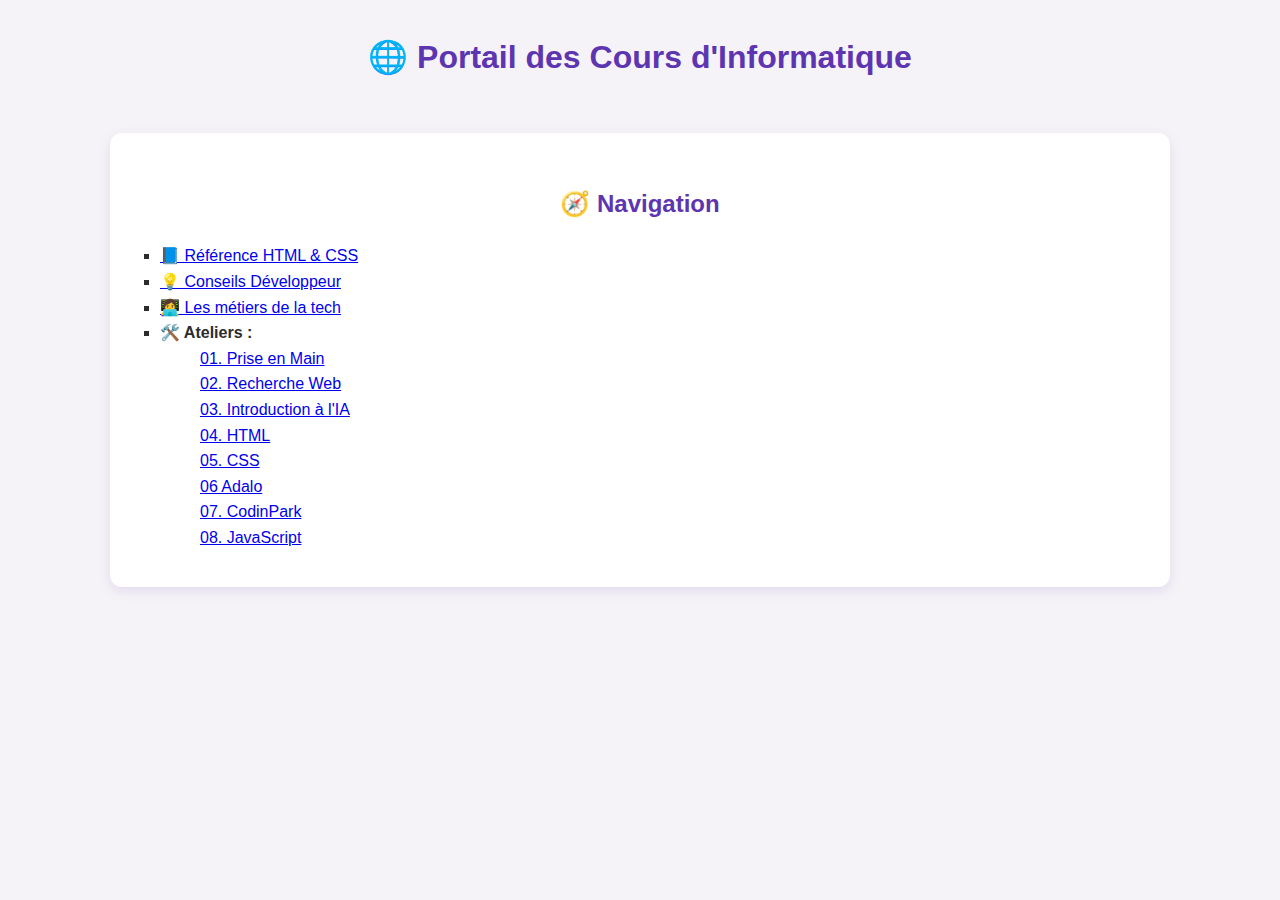
<file: index.html>
<!DOCTYPE html>
<html lang="fr">
<head>
  <meta charset="UTF-8" />
  <meta name="viewport" content="width=device-width, initial-scale=1.0" />
  <title>Portail des Cours - HTML/CSS/JS</title>
  <link rel="stylesheet" href="style.css" />
</head>
<body>

  <h1>🌐 Portail des Cours d'Informatique</h1>

  <section>
    <h2>🧭 Navigation</h2>
    <ul>
      <li><a href="enplus/reference.html">📘 Référence HTML & CSS</a></li>
      <li><a href="conseils.html">💡 Conseils Développeur</a></li>
      <li><a href="enplus/metier.html">👩‍💻 Les métiers de la tech</a></li>
      <li><strong>🛠️ Ateliers :</strong></li>
      <ul>
        <ul><a href="atelier/atelier1.html">01. Prise en Main</a></ul>
        <ul><a href="atelier/atelier2.html">02. Recherche Web</a></ul>
        <ul><a href="atelier/atelier3.html">03. Introduction à l'IA</a></ul>
        <ul><a href="atelier/atelier4.html">04. HTML</a></ul>
        <ul><a href="atelier/atelier5.html">05. CSS</a></ul>
        <ul><a href="atelier/atelier6.html">06 Adalo</a></ul>
        <ul><a href="atelier7.html">07. CodinPark</a></ul>
        <ul><a href="atelier8.html">08. JavaScript</a></ul>
      </ul>
    </ul>
  </section>

</body>
</html>
</file>
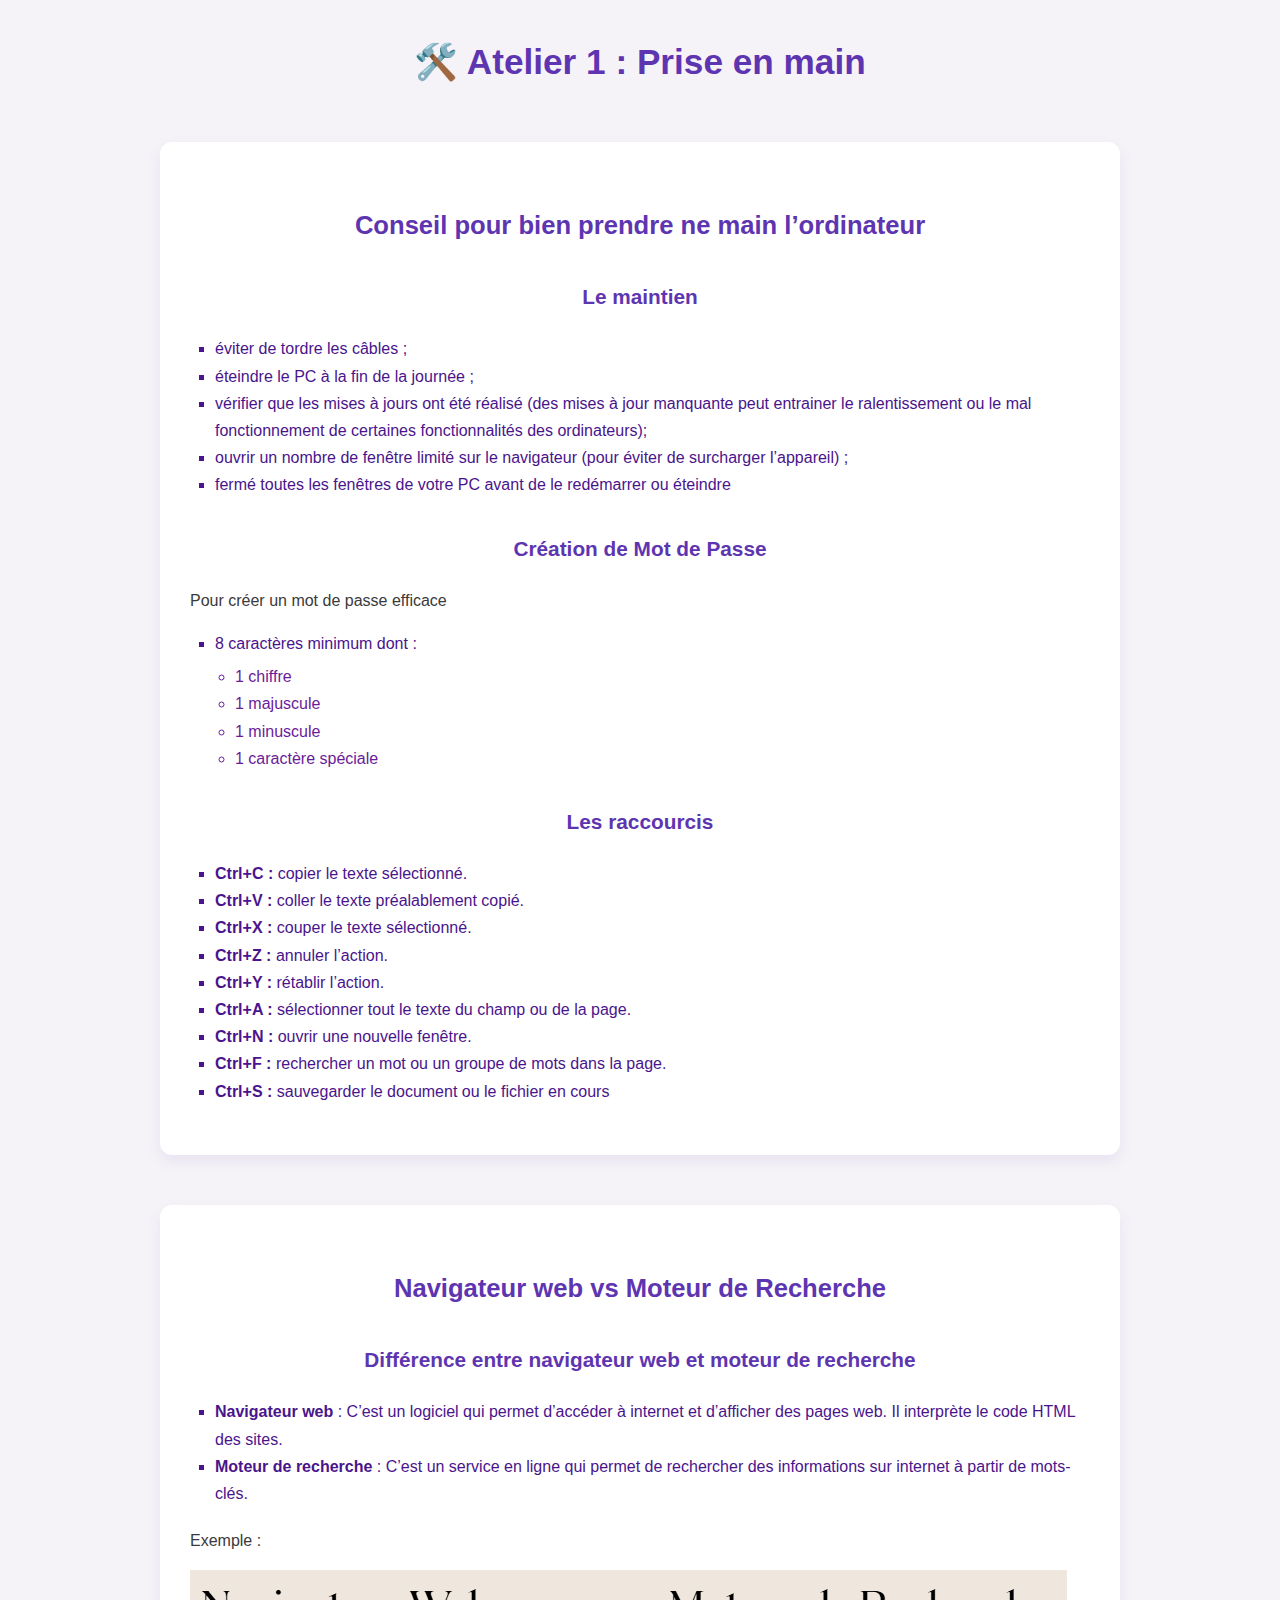
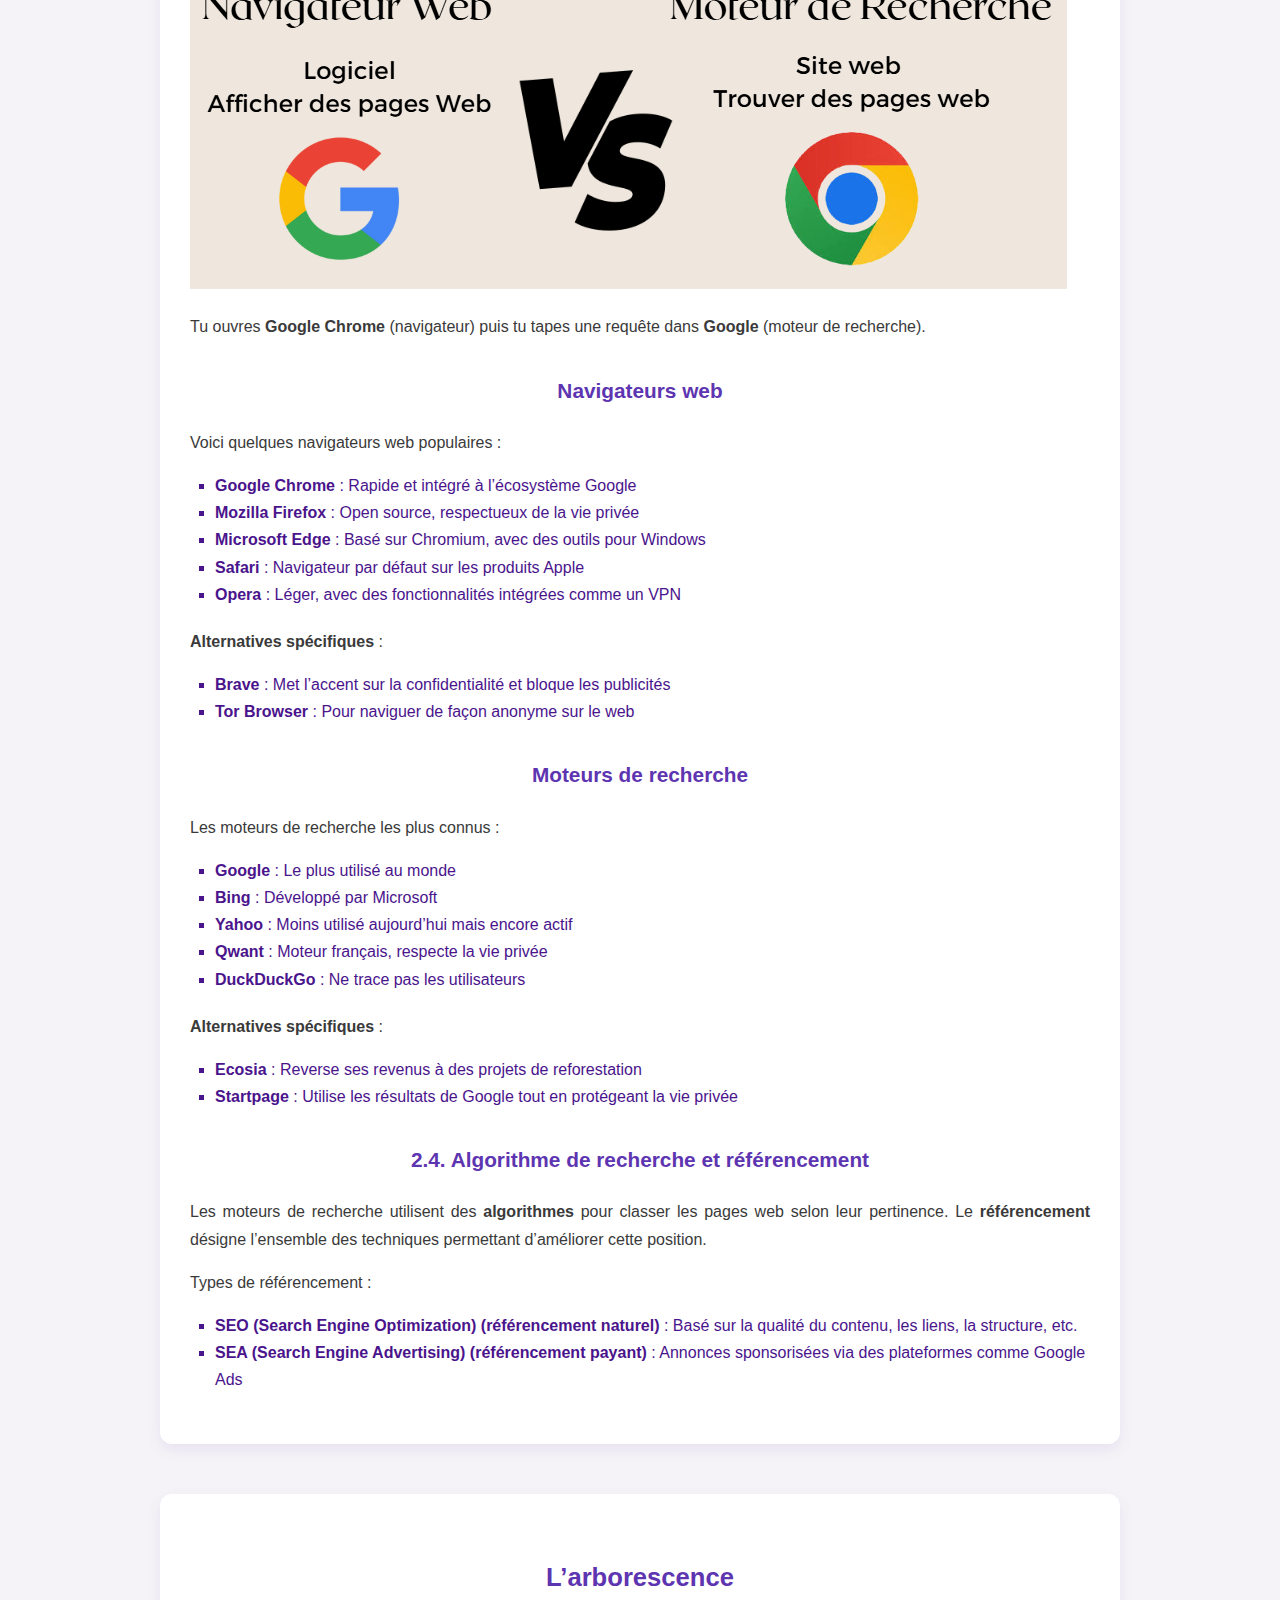
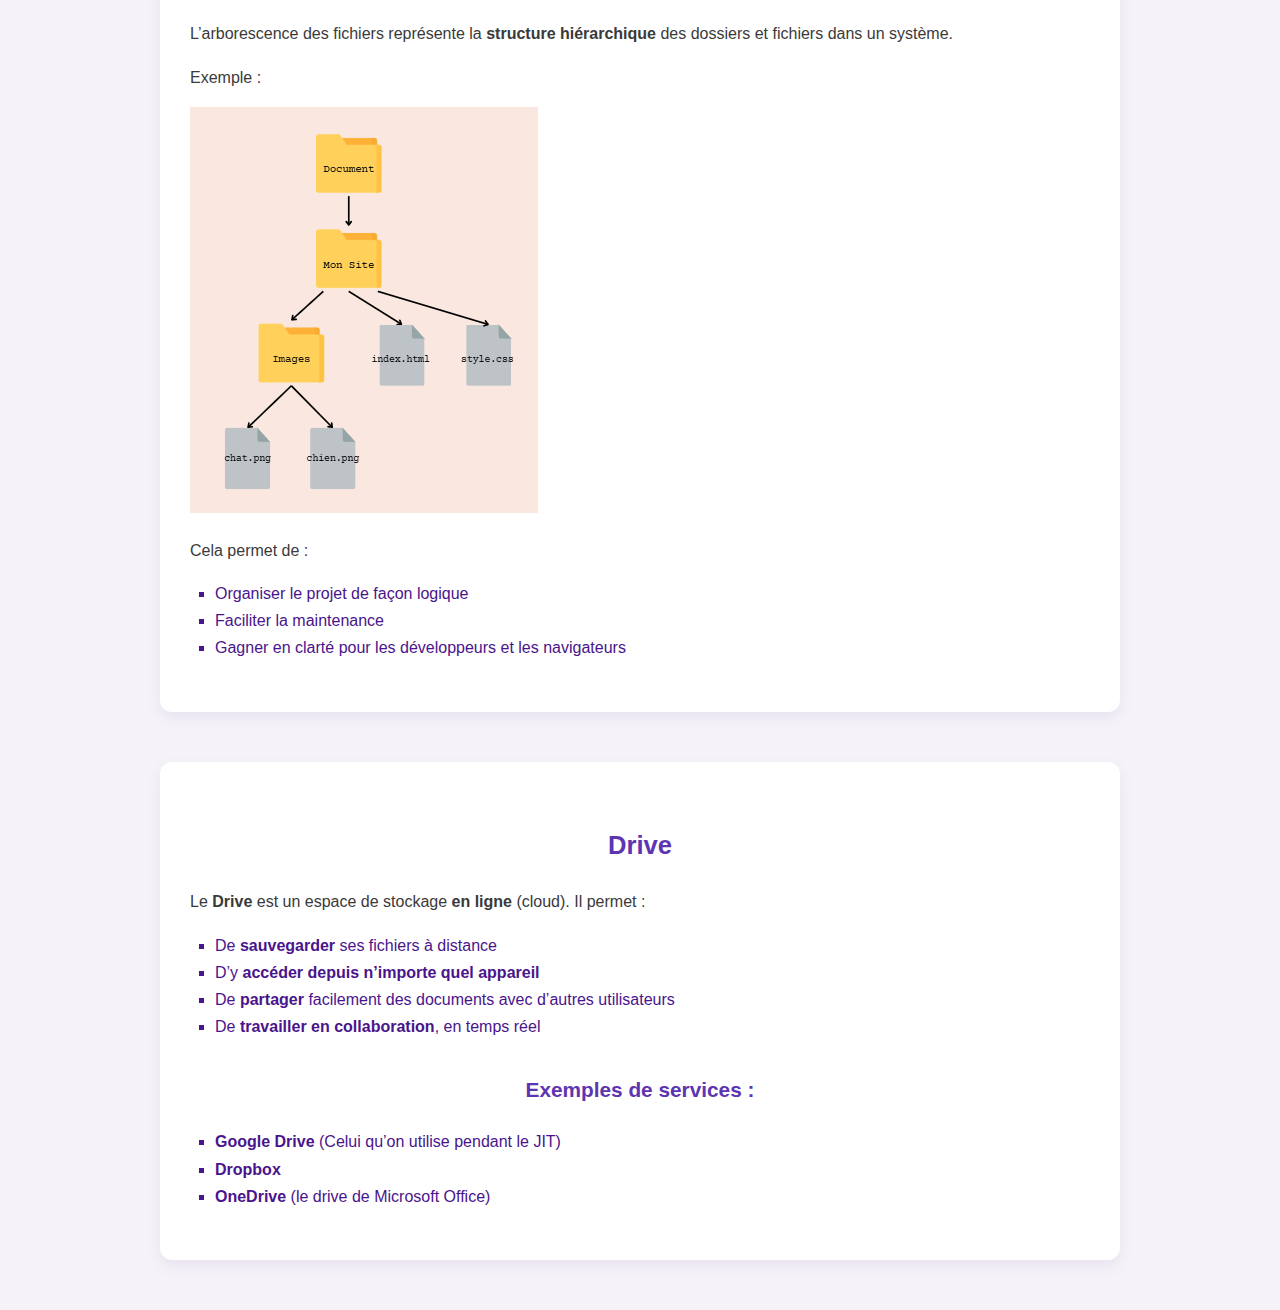
<file: atelier/atelier1.html>
<!DOCTYPE html>
<html lang="fr">
<head>
  <meta charset="UTF-8" />
  <title>Atelier 1 - Prise en main</title>
  <link rel="stylesheet" href="style/atelier1.css" />
</head>
<body>

  <h1>🛠️ Atelier 1 : Prise en main</h1>

  <section>
    <h2>Conseil pour bien prendre ne main l’ordinateur</h2>

    <h3>Le maintien</h3>
    <ul>
      <li>éviter de tordre les câbles ;</li>
      <li>éteindre le PC à la fin de la journée ;</li>
      <li>vérifier que les mises à jours ont été réalisé (des mises à jour manquante peut entrainer le ralentissement ou le mal fonctionnement de certaines fonctionnalités des ordinateurs);</li>
      <li>ouvrir un nombre de fenêtre limité sur le navigateur (pour éviter de surcharger l’appareil) ;</li>
      <li>fermé toutes les fenêtres de votre PC avant de le redémarrer ou éteindre</li>
    </ul>

    <h3>Création de Mot de Passe</h3>
    <p>Pour créer un mot de passe efficace</p>
    <ul>
      <li>8 caractères minimum dont :</li>
      <ul>
        <li>1 chiffre</li>
        <li>1 majuscule</li>
        <li>1 minuscule</li>
        <li>1 caractère spéciale</li>
      </ul>
    </ul>

    <h3>Les raccourcis</h3>
    <ul>
      <li><strong>Ctrl+C :</strong> copier le texte sélectionné.</li>
      <li><strong>Ctrl+V :</strong> coller le texte préalablement copié.</li>
      <li><strong>Ctrl+X :</strong> couper le texte sélectionné.</li>
      <li><strong>Ctrl+Z :</strong> annuler l’action.</li>
      <li><strong>Ctrl+Y :</strong> rétablir l’action.</li>
      <li><strong>Ctrl+A :</strong> sélectionner tout le texte du champ ou de la page.</li>
      <li><strong>Ctrl+N :</strong> ouvrir une nouvelle fenêtre.</li>
      <li><strong>Ctrl+F :</strong> rechercher un mot ou un groupe de mots dans la page.</li>
      <li><strong>Ctrl+S :</strong> sauvegarder le document ou le fichier en cours</li>
    </ul>
  </section>

  <section>
    <h2>Navigateur web vs Moteur de Recherche</h2>

    <h3>Différence entre navigateur web et moteur de recherche</h3>
    <ul>
      <li><strong>Navigateur web</strong> : C’est un logiciel qui permet d’accéder à internet et d’afficher des pages web. Il interprète le code HTML des sites.</li>
      <li><strong>Moteur de recherche</strong> : C’est un service en ligne qui permet de rechercher des informations sur internet à partir de mots-clés.</li>
    </ul>

    <p>Exemple :</p>
    <img src="image/nav_vs_mdr.png">
    <p>Tu ouvres <strong>Google Chrome</strong> (navigateur) puis tu tapes une requête dans <strong>Google</strong> (moteur de recherche).</p>

    <h3>Navigateurs web</h3>
    <p>Voici quelques navigateurs web populaires :</p>
    <ul>
      <li><strong>Google Chrome</strong> : Rapide et intégré à l’écosystème Google</li>
      <li><strong>Mozilla Firefox</strong> : Open source, respectueux de la vie privée</li>
      <li><strong>Microsoft Edge</strong> : Basé sur Chromium, avec des outils pour Windows</li>
      <li><strong>Safari</strong> : Navigateur par défaut sur les produits Apple</li>
      <li><strong>Opera</strong> : Léger, avec des fonctionnalités intégrées comme un VPN</li>
    </ul>

    <p><strong>Alternatives spécifiques</strong> :</p>
    <ul>
      <li><strong>Brave</strong> : Met l’accent sur la confidentialité et bloque les publicités</li>
      <li><strong>Tor Browser</strong> : Pour naviguer de façon anonyme sur le web</li>
    </ul>

    <h3>Moteurs de recherche</h3>
    <p>Les moteurs de recherche les plus connus :</p>
    <ul>
      <li><strong>Google</strong> : Le plus utilisé au monde</li>
      <li><strong>Bing</strong> : Développé par Microsoft</li>
      <li><strong>Yahoo</strong> : Moins utilisé aujourd’hui mais encore actif</li>
      <li><strong>Qwant</strong> : Moteur français, respecte la vie privée</li>
      <li><strong>DuckDuckGo</strong> : Ne trace pas les utilisateurs</li>
    </ul>

    <p><strong>Alternatives spécifiques</strong> :</p>
    <ul>
      <li><strong>Ecosia</strong> : Reverse ses revenus à des projets de reforestation</li>
      <li><strong>Startpage</strong> : Utilise les résultats de Google tout en protégeant la vie privée</li>
    </ul>

    <h3>2.4. Algorithme de recherche et référencement</h3>
    <p>Les moteurs de recherche utilisent des <strong>algorithmes</strong> pour classer les pages web selon leur pertinence. Le <strong>référencement</strong> désigne l’ensemble des techniques permettant d’améliorer cette position.</p>

    <p>Types de référencement :</p>
    <ul>
      <li><strong>SEO (Search Engine Optimization) (référencement naturel)</strong> : Basé sur la qualité du contenu, les liens, la structure, etc.</li>
      <li><strong>SEA (Search Engine Advertising) (référencement payant)</strong> : Annonces sponsorisées via des plateformes comme Google Ads</li>
    </ul>
  </section>

  <section>
    <h2>L’arborescence</h2>
    <p>L’arborescence des fichiers représente la <strong>structure hiérarchique</strong> des dossiers et fichiers dans un système.</p>
    <p>Exemple :</p>
    <img src="image/arborescence.png">

    <p>Cela permet de :</p>
    <ul>
      <li>Organiser le projet de façon logique</li>
      <li>Faciliter la maintenance</li>
      <li>Gagner en clarté pour les développeurs et les navigateurs</li>
    </ul>
  </section>

  <section>
    <h2>Drive</h2>
    <p>Le <strong>Drive</strong> est un espace de stockage <strong>en ligne</strong> (cloud). Il permet :</p>
    <ul>
      <li>De <strong>sauvegarder</strong> ses fichiers à distance</li>
      <li>D’y <strong>accéder depuis n’importe quel appareil</strong></li>
      <li>De <strong>partager</strong> facilement des documents avec d’autres utilisateurs</li>
      <li>De <strong>travailler en collaboration</strong>, en temps réel</li>
    </ul>

    <h3>Exemples de services :</h3>
    <ul>
      <li><strong>Google Drive</strong> (Celui qu’on utilise pendant le JIT)</li>
      <li><strong>Dropbox</strong></li>
      <li><strong>OneDrive</strong> (le drive de Microsoft Office)</li>
    </ul>
  </section>

</body>
</html>
</file>
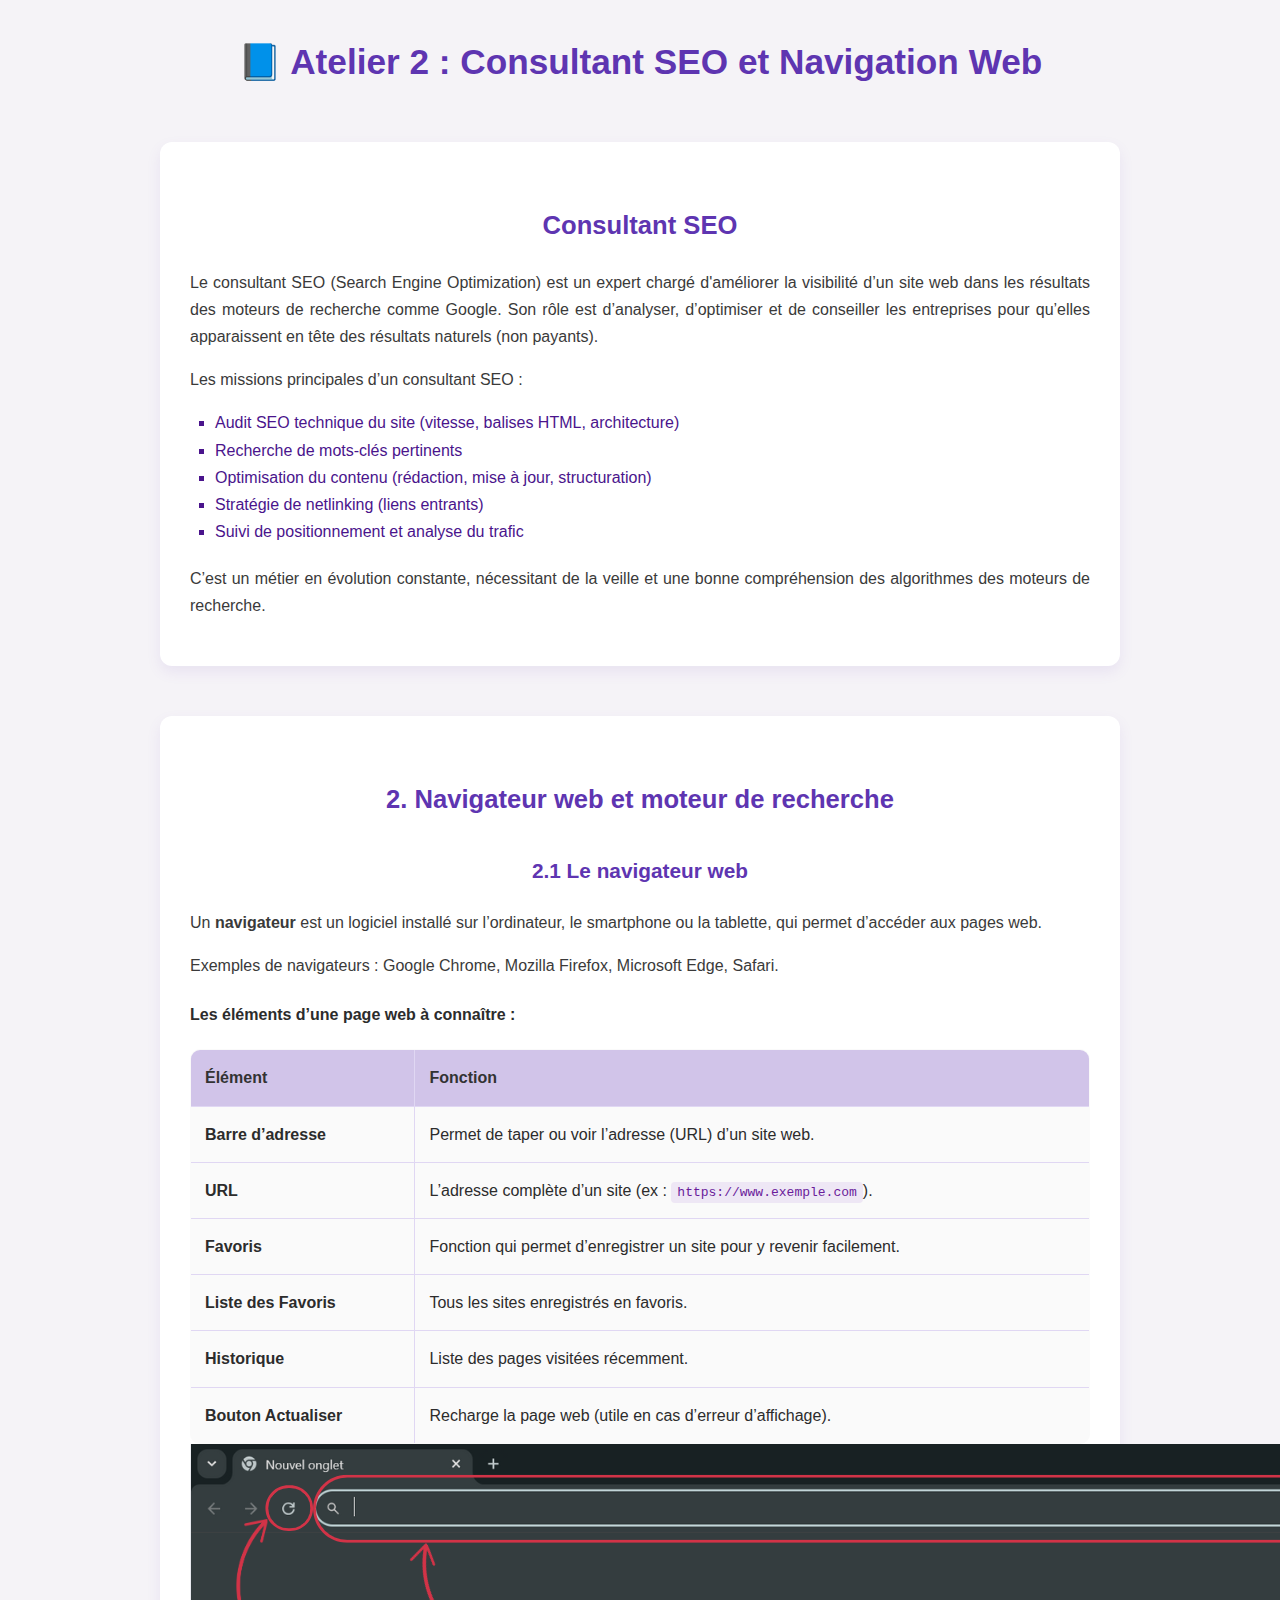
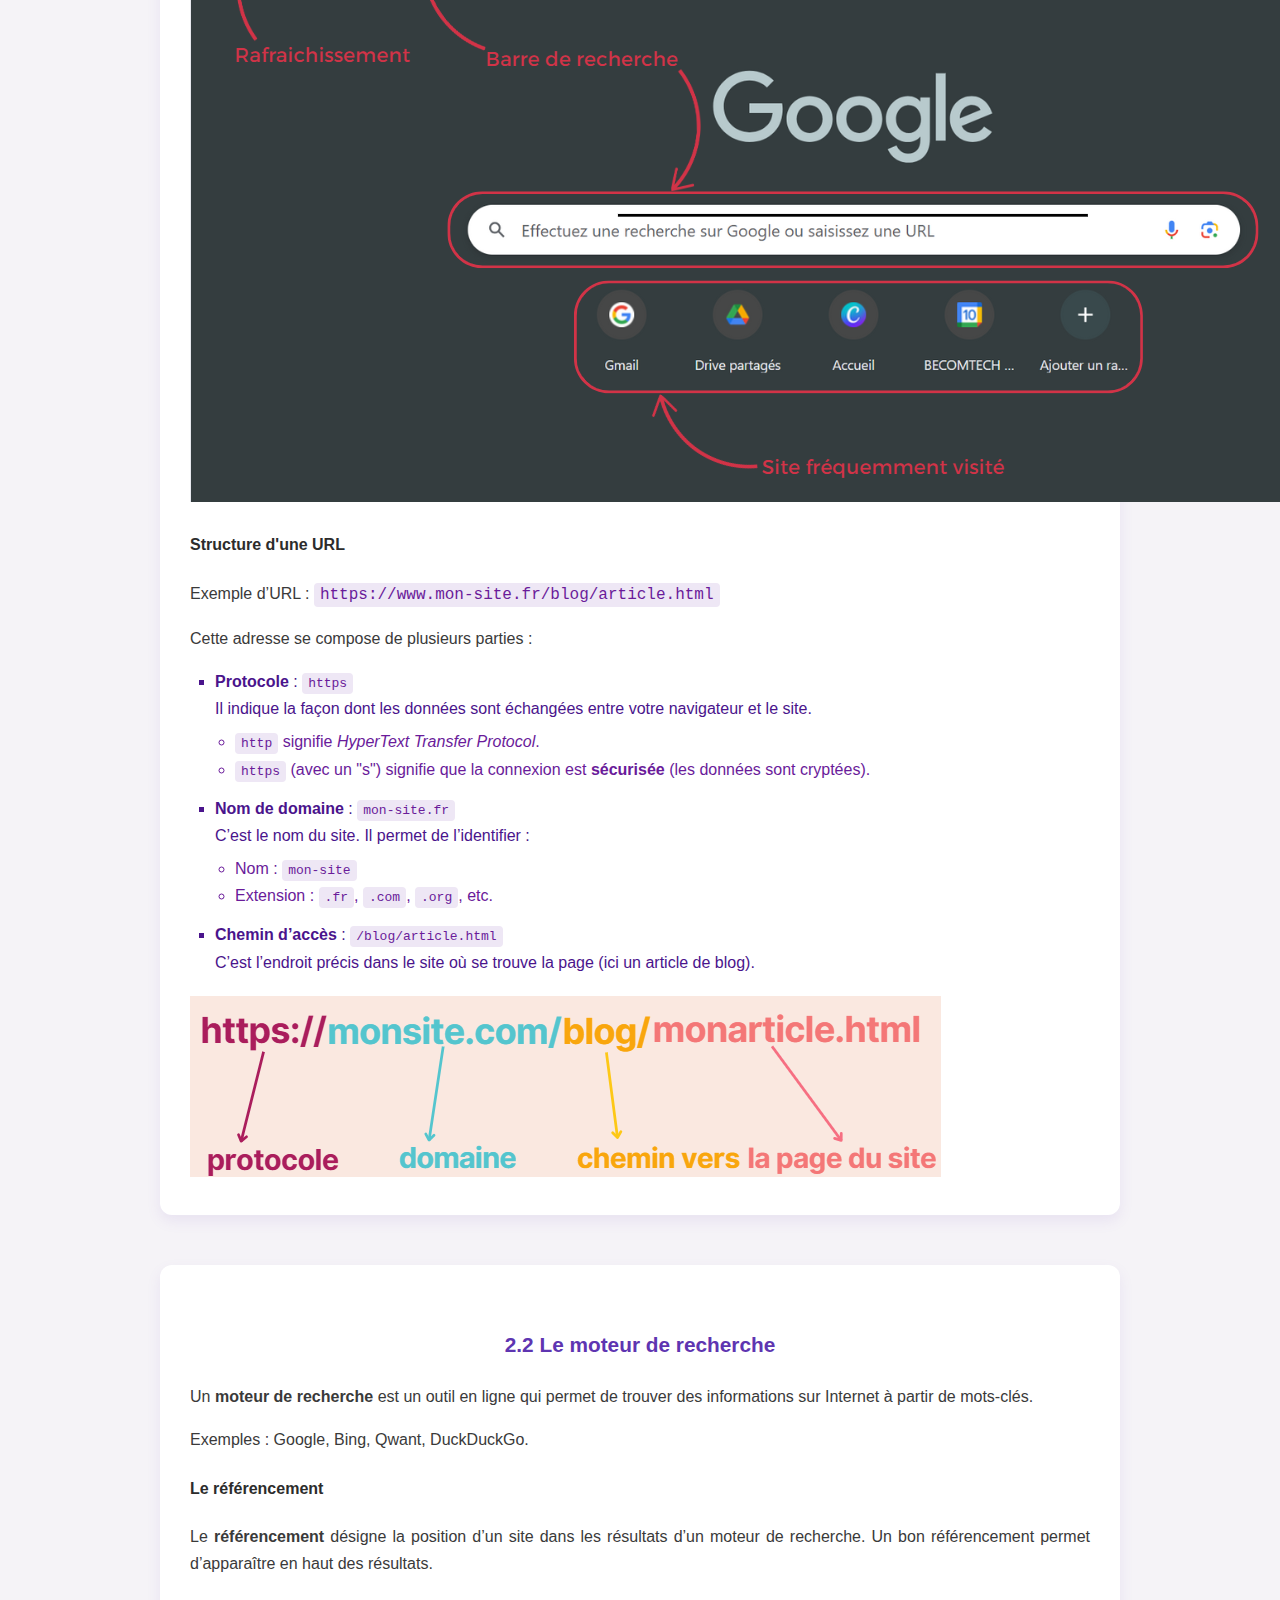
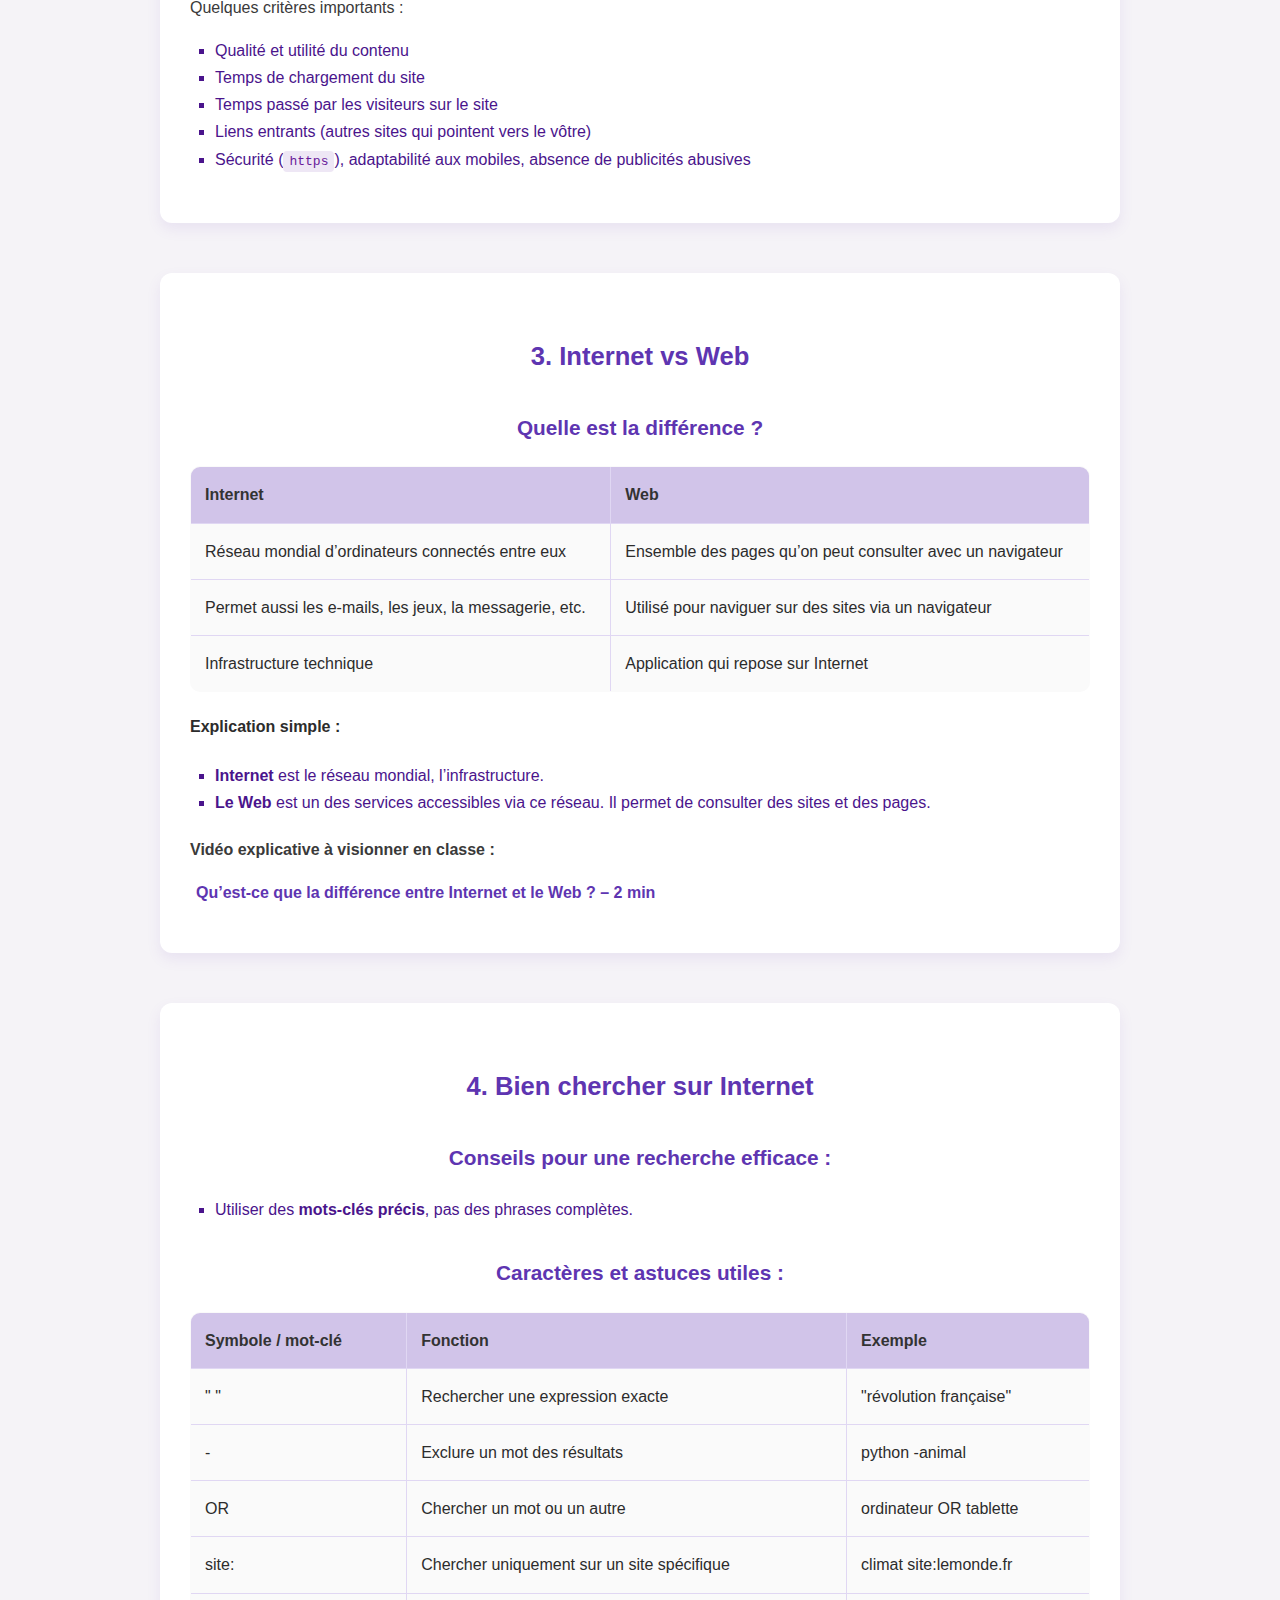
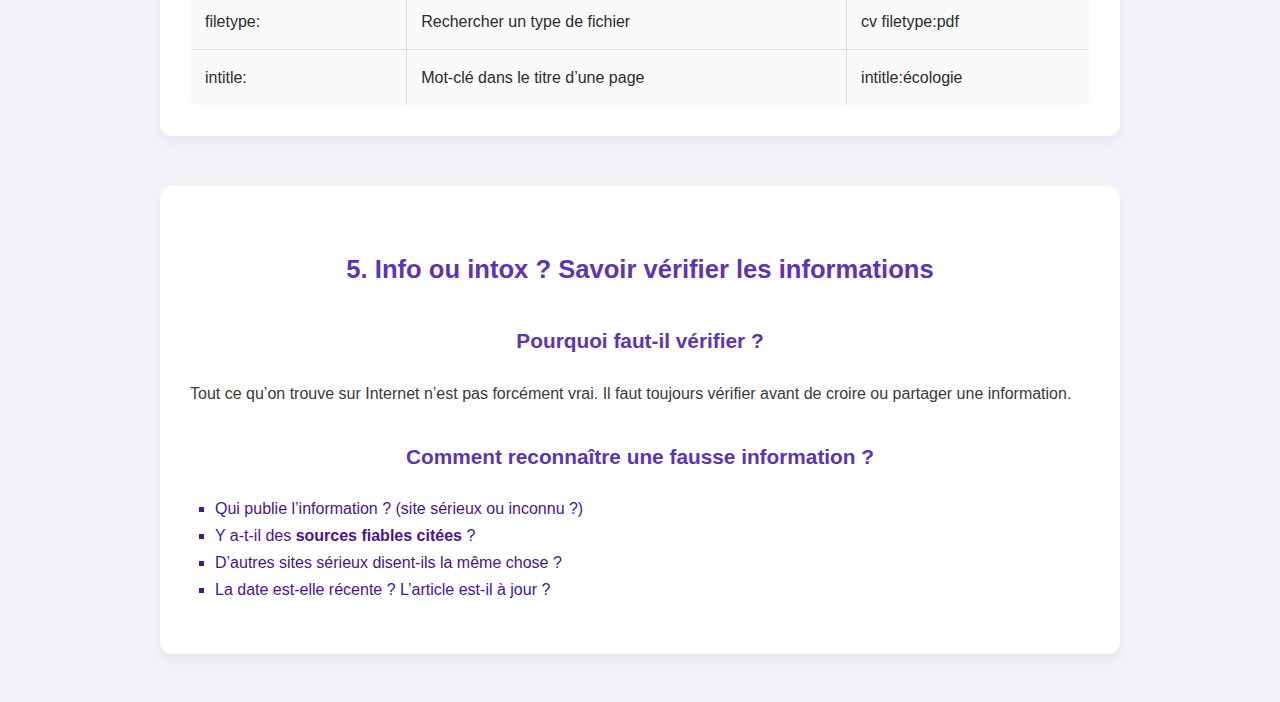
<file: atelier/atelier2.html>
<!DOCTYPE html>
<html lang="fr">
<head>
  <meta charset="UTF-8" />
  <title>Atelier 2 - Consultant SEO et Navigation Web</title>
  <link rel="stylesheet" href="style/atelier2.css" />
</head>
<body>

  <h1>📘 Atelier 2 : Consultant SEO et Navigation Web</h1>

  <section>
    <h2>Consultant SEO</h2>
    <p>Le consultant SEO (Search Engine Optimization) est un expert chargé d'améliorer la visibilité d’un site web dans les résultats des moteurs de recherche comme Google. Son rôle est d’analyser, d’optimiser et de conseiller les entreprises pour qu’elles apparaissent en tête des résultats naturels (non payants).</p>

    <p>Les missions principales d’un consultant SEO :</p>
    <ul>
      <li>Audit SEO technique du site (vitesse, balises HTML, architecture)</li>
      <li>Recherche de mots-clés pertinents</li>
      <li>Optimisation du contenu (rédaction, mise à jour, structuration)</li>
      <li>Stratégie de netlinking (liens entrants)</li>
      <li>Suivi de positionnement et analyse du trafic</li>
    </ul>

    <p>C’est un métier en évolution constante, nécessitant de la veille et une bonne compréhension des algorithmes des moteurs de recherche.</p>
  </section>

  <section>
    <h2>2. Navigateur web et moteur de recherche</h2>

    <h3>2.1 Le navigateur web</h3>
    <p>Un <strong>navigateur</strong> est un logiciel installé sur l’ordinateur, le smartphone ou la tablette, qui permet d’accéder aux pages web.</p>

    <p>Exemples de navigateurs : Google Chrome, Mozilla Firefox, Microsoft Edge, Safari.</p>

    <h4>Les éléments d’une page web à connaître :</h4>
    <table>
      <thead>
        <tr>
          <th>Élément</th>
          <th>Fonction</th>
        </tr>
      </thead>
      <tbody>
        <tr>
          <td><strong>Barre d’adresse</strong></td>
          <td>Permet de taper ou voir l’adresse (URL) d’un site web.</td>
        </tr>
        <tr>
          <td><strong>URL</strong></td>
          <td>L’adresse complète d’un site (ex : <code>https://www.exemple.com</code>).</td>
        </tr>
        <tr>
          <td><strong>Favoris</strong></td>
          <td>Fonction qui permet d’enregistrer un site pour y revenir facilement.</td>
        </tr>
        <tr>
          <td><strong>Liste des Favoris</strong></td>
          <td>Tous les sites enregistrés en favoris.</td>
        </tr>
        <tr>
          <td><strong>Historique</strong></td>
          <td>Liste des pages visitées récemment.</td>
        </tr>
        <tr>
          <td><strong>Bouton Actualiser</strong></td>
          <td>Recharge la page web (utile en cas d’erreur d’affichage).</td>
        </tr>
      </tbody>
    </table>

    <img src="image/google.png" alt="">

    <h4>Structure d'une URL</h4>
    <p>Exemple d’URL : <code>https://www.mon-site.fr/blog/article.html</code></p>

    <p>Cette adresse se compose de plusieurs parties :</p>
    <ul>
      <li><strong>Protocole</strong> : <code>https</code><br>
        Il indique la façon dont les données sont échangées entre votre navigateur et le site.
        <ul>
          <li><code>http</code> signifie <em>HyperText Transfer Protocol</em>.</li>
          <li><code>https</code> (avec un "s") signifie que la connexion est <strong>sécurisée</strong> (les données sont cryptées).</li>
        </ul>
      </li>
      <li><strong>Nom de domaine</strong> : <code>mon-site.fr</code><br>
        C’est le nom du site. Il permet de l’identifier :
        <ul>
          <li>Nom : <code>mon-site</code></li>
          <li>Extension : <code>.fr</code>, <code>.com</code>, <code>.org</code>, etc.</li>
        </ul>
      </li>
      <li><strong>Chemin d’accès</strong> : <code>/blog/article.html</code><br>
        C’est l’endroit précis dans le site où se trouve la page (ici un article de blog).
      </li>
    </ul>

    <img src="image/url.png" alt="">
  </section>

  <section>
    <h3>2.2 Le moteur de recherche</h3>
    <p>Un <strong>moteur de recherche</strong> est un outil en ligne qui permet de trouver des informations sur Internet à partir de mots-clés.</p>

    <p>Exemples : Google, Bing, Qwant, DuckDuckGo.</p>

    <h4>Le référencement</h4>
    <p>Le <strong>référencement</strong> désigne la position d’un site dans les résultats d’un moteur de recherche. Un bon référencement permet d’apparaître en haut des résultats.</p>

    <p>Quelques critères importants :</p>
    <ul>
      <li>Qualité et utilité du contenu</li>
      <li>Temps de chargement du site</li>
      <li>Temps passé par les visiteurs sur le site</li>
      <li>Liens entrants (autres sites qui pointent vers le vôtre)</li>
      <li>Sécurité (<code>https</code>), adaptabilité aux mobiles, absence de publicités abusives</li>
    </ul>
  </section>

  <section>
    <h2>3. Internet vs Web</h2>

    <h3>Quelle est la différence ?</h3>
    <table>
      <thead>
        <tr>
          <th>Internet</th>
          <th>Web</th>
        </tr>
      </thead>
      <tbody>
        <tr>
          <td>Réseau mondial d’ordinateurs connectés entre eux</td>
          <td>Ensemble des pages qu’on peut consulter avec un navigateur</td>
        </tr>
        <tr>
          <td>Permet aussi les e-mails, les jeux, la messagerie, etc.</td>
          <td>Utilisé pour naviguer sur des sites via un navigateur</td>
        </tr>
        <tr>
          <td>Infrastructure technique</td>
          <td>Application qui repose sur Internet</td>
        </tr>
      </tbody>
    </table>

    <h4>Explication simple :</h4>
    <ul>
      <li><strong>Internet</strong> est le réseau mondial, l’infrastructure.</li>
      <li><strong>Le Web</strong> est un des services accessibles via ce réseau. Il permet de consulter des sites et des pages.</li>
    </ul>

    <p><strong>Vidéo explicative à visionner en classe :</strong></p>
    <p>
      <a href="https://youtu.be/g-lJ5oNf1nM" target="_blank" rel="noopener noreferrer">
        Qu’est-ce que la différence entre Internet et le Web ? – 2 min
      </a>
    </p>
  </section>

  <section>
    <h2>4. Bien chercher sur Internet</h2>

    <h3>Conseils pour une recherche efficace :</h3>
    <ul>
      <li>Utiliser des <strong>mots-clés précis</strong>, pas des phrases complètes.</li>
    </ul>

    <h3>Caractères et astuces utiles :</h3>
    <table>
      <thead>
        <tr>
          <th>Symbole / mot-clé</th>
          <th>Fonction</th>
          <th>Exemple</th>
        </tr>
      </thead>
      <tbody>
        <tr>
          <td>" "</td>
          <td>Rechercher une expression exacte</td>
          <td>"révolution française"</td>
        </tr>
        <tr>
          <td>-</td>
          <td>Exclure un mot des résultats</td>
          <td>python -animal</td>
        </tr>
        <tr>
          <td>OR</td>
          <td>Chercher un mot ou un autre</td>
          <td>ordinateur OR tablette</td>
        </tr>
        <tr>
          <td>site:</td>
          <td>Chercher uniquement sur un site spécifique</td>
          <td>climat site:lemonde.fr</td>
        </tr>
        <tr>
          <td>filetype:</td>
          <td>Rechercher un type de fichier</td>
          <td>cv filetype:pdf</td>
        </tr>
        <tr>
          <td>intitle:</td>
          <td>Mot-clé dans le titre d’une page</td>
          <td>intitle:écologie</td>
        </tr>
      </tbody>
    </table>
  </section>

  <section>
    <h2>5. Info ou intox ? Savoir vérifier les informations</h2>

    <h3>Pourquoi faut-il vérifier ?</h3>
    <p>Tout ce qu’on trouve sur Internet n’est pas forcément vrai. Il faut toujours vérifier avant de croire ou partager une information.</p>

    <h3>Comment reconnaître une fausse information ?</h3>
    <ul>
      <li>Qui publie l’information ? (site sérieux ou inconnu ?)</li>
      <li>Y a-t-il des <strong>sources fiables citées</strong> ?</li>
      <li>D’autres sites sérieux disent-ils la même chose ?</li>
      <li>La date est-elle récente ? L’article est-il à jour ?</li>
    </ul>
  </section>

</body>
</html>
</file>
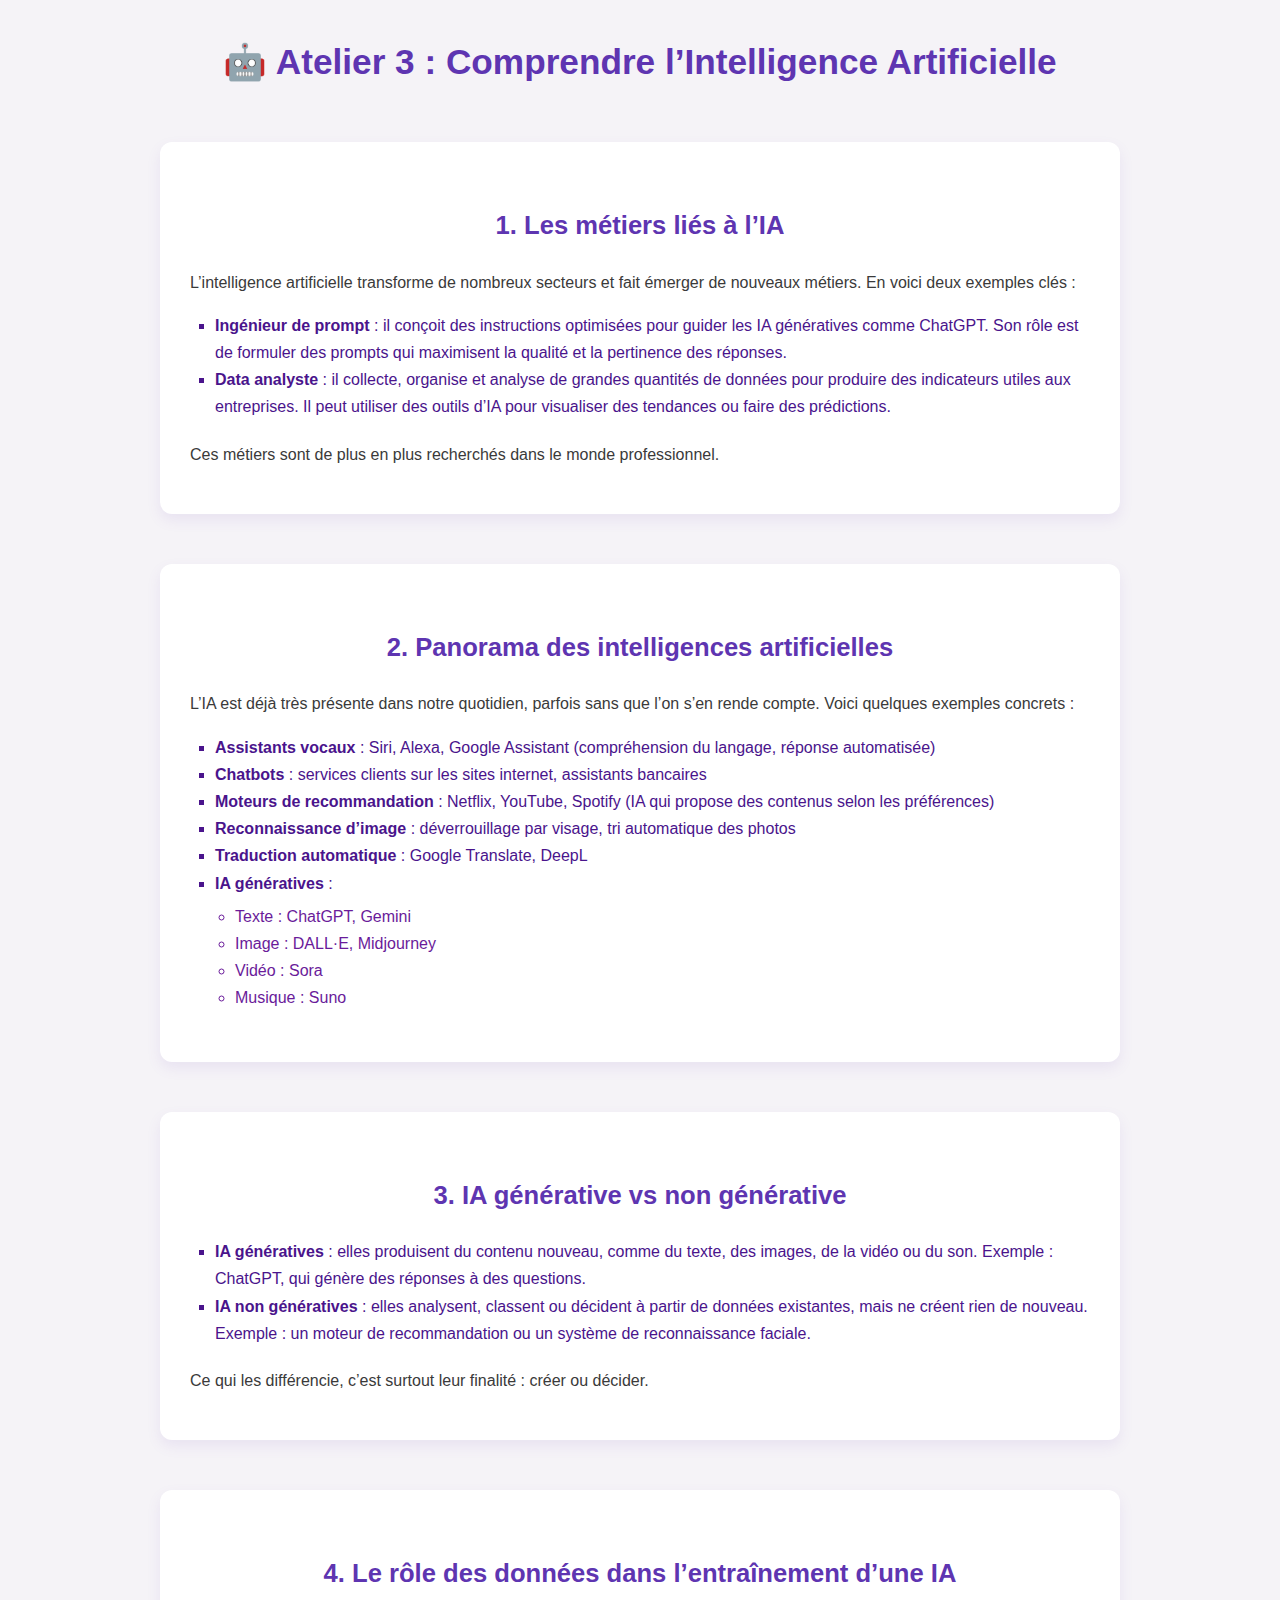
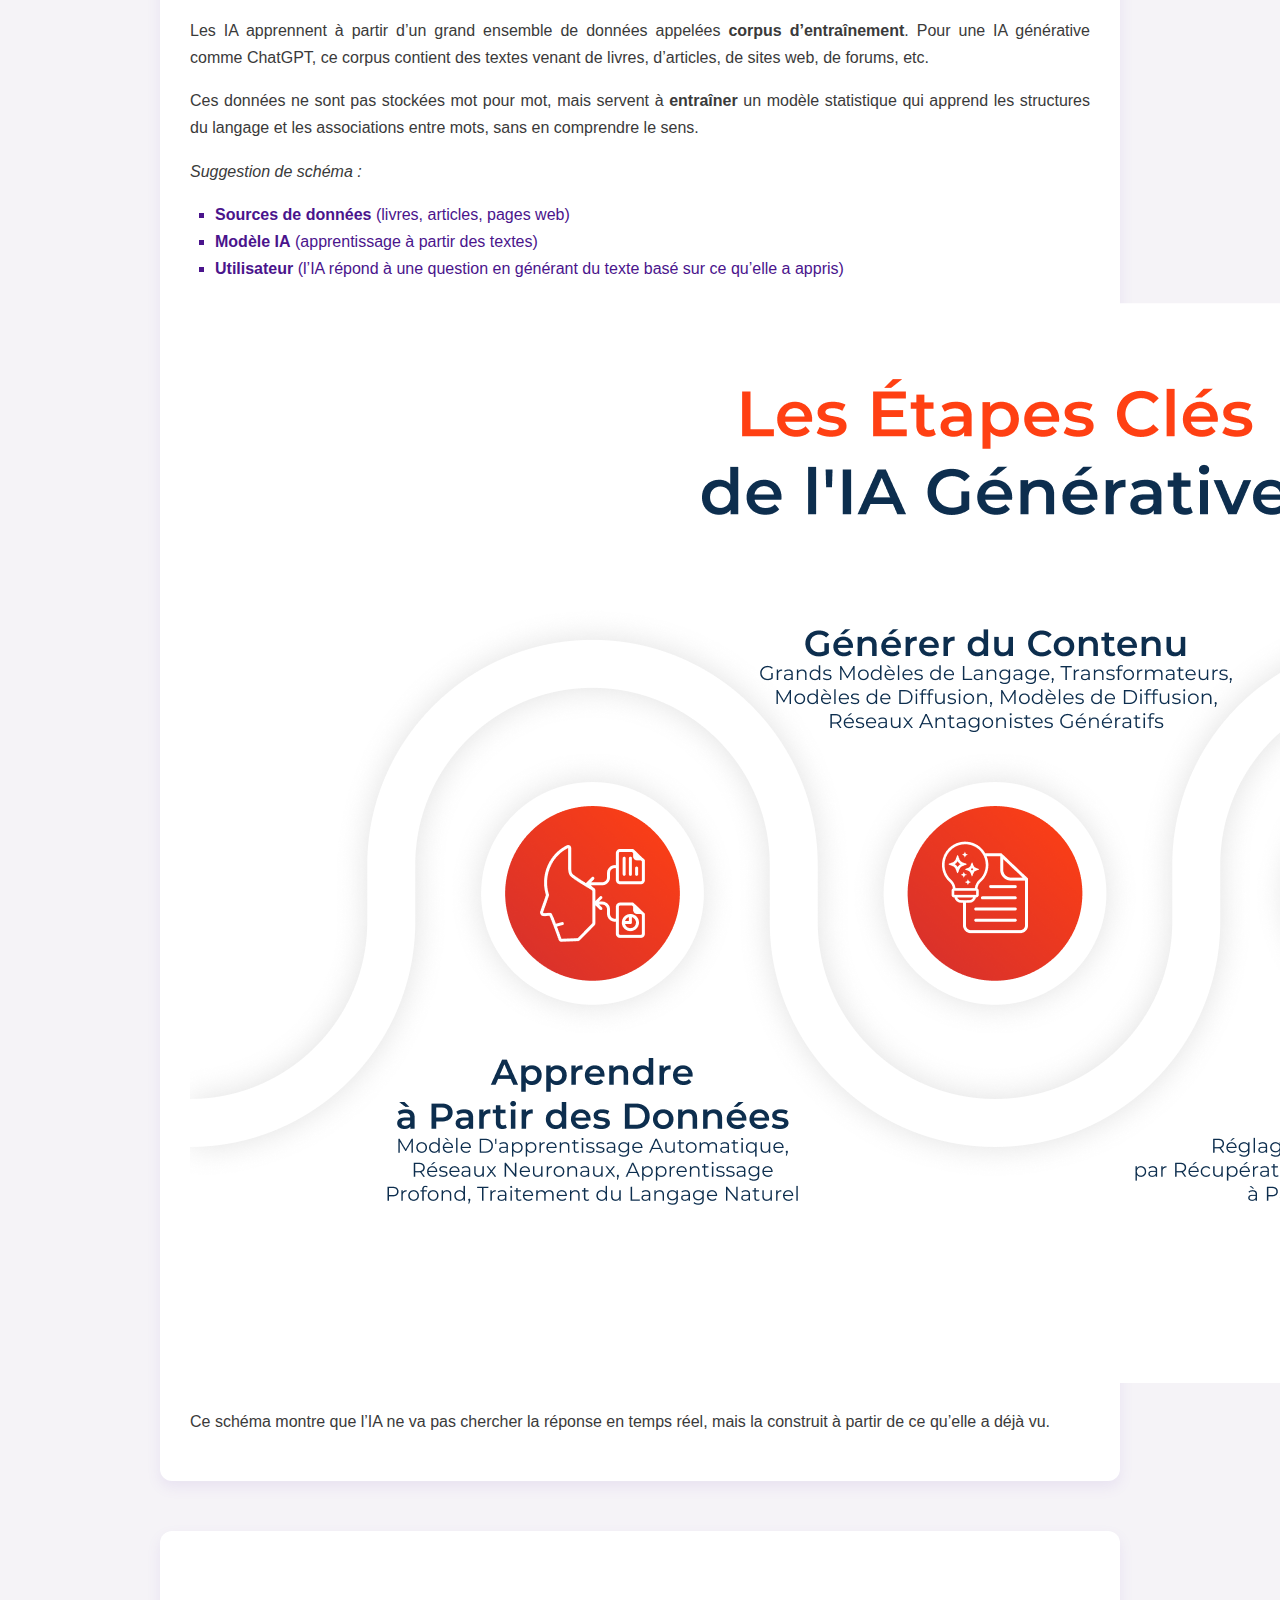
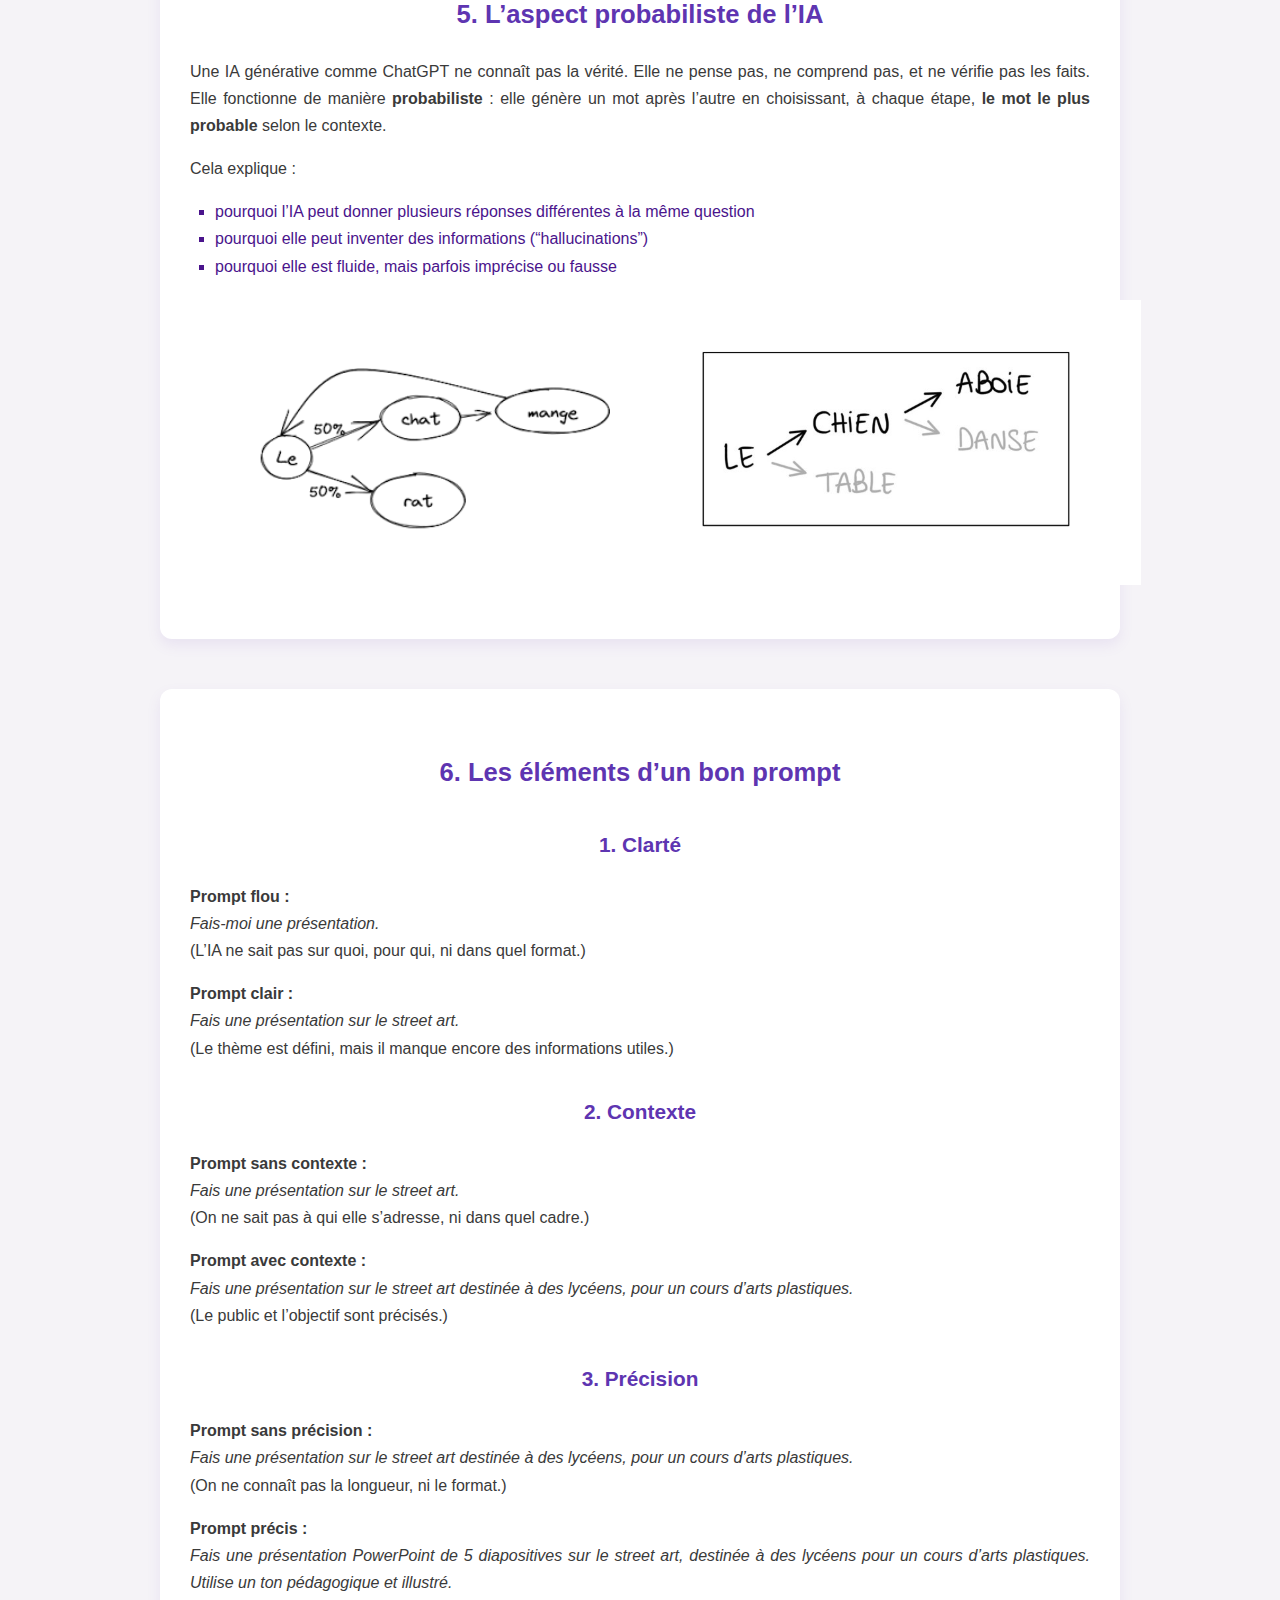
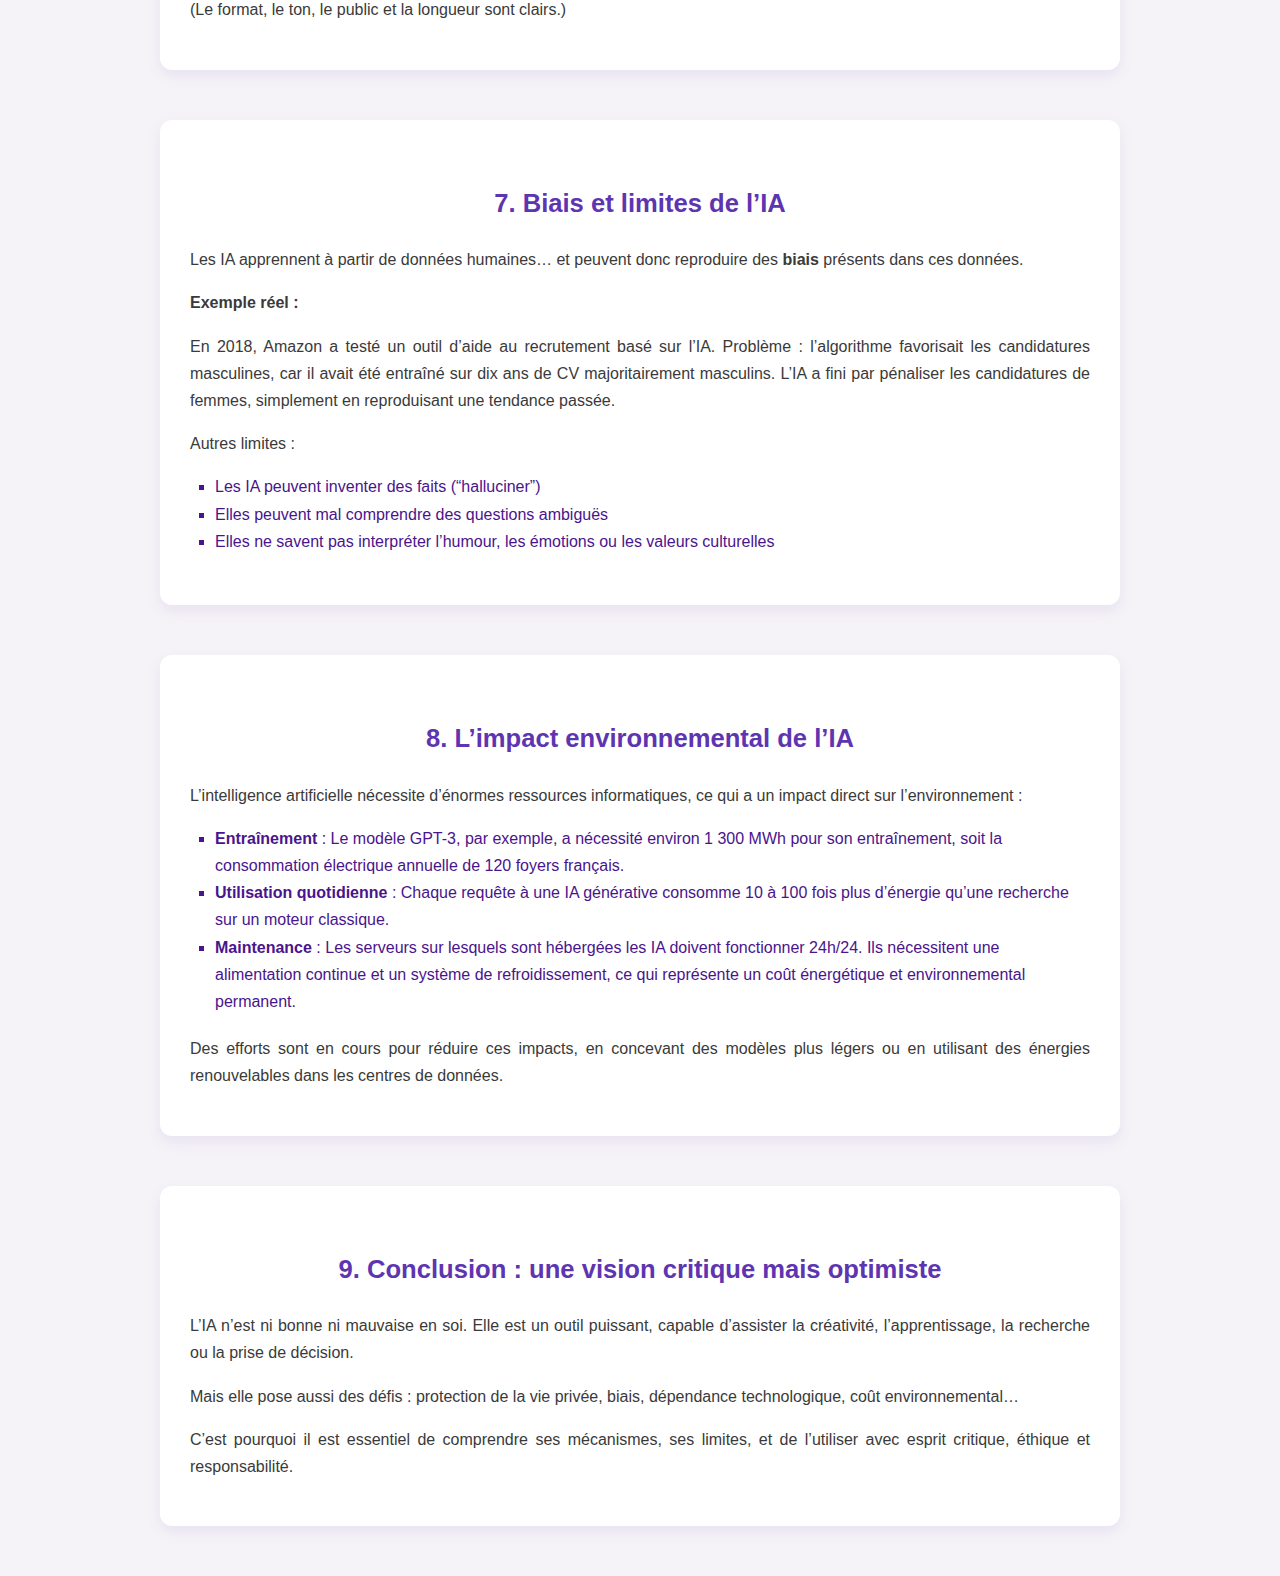
<file: atelier/atelier3.html>
<!DOCTYPE html>
<html lang="fr">
<head>
  <meta charset="UTF-8" />
  <title>Atelier 3 - Intelligence Artificielle</title>
  <link rel="stylesheet" href="style/atelier3.css" />
</head>
<body>

  <h1>🤖 Atelier 3 : Comprendre l’Intelligence Artificielle</h1>

  <section>
    <h2>1. Les métiers liés à l’IA</h2>
    <p>L’intelligence artificielle transforme de nombreux secteurs et fait émerger de nouveaux métiers. En voici deux exemples clés :</p>
    <ul>
      <li><strong>Ingénieur de prompt</strong> : il conçoit des instructions optimisées pour guider les IA génératives comme ChatGPT. Son rôle est de formuler des prompts qui maximisent la qualité et la pertinence des réponses.</li>
      <li><strong>Data analyste</strong> : il collecte, organise et analyse de grandes quantités de données pour produire des indicateurs utiles aux entreprises. Il peut utiliser des outils d’IA pour visualiser des tendances ou faire des prédictions.</li>
    </ul>
    <p>Ces métiers sont de plus en plus recherchés dans le monde professionnel.</p>
  </section>

  <section>
    <h2>2. Panorama des intelligences artificielles</h2>
    <p>L’IA est déjà très présente dans notre quotidien, parfois sans que l’on s’en rende compte. Voici quelques exemples concrets :</p>
    <ul>
      <li><strong>Assistants vocaux</strong> : Siri, Alexa, Google Assistant (compréhension du langage, réponse automatisée)</li>
      <li><strong>Chatbots</strong> : services clients sur les sites internet, assistants bancaires</li>
      <li><strong>Moteurs de recommandation</strong> : Netflix, YouTube, Spotify (IA qui propose des contenus selon les préférences)</li>
      <li><strong>Reconnaissance d’image</strong> : déverrouillage par visage, tri automatique des photos</li>
      <li><strong>Traduction automatique</strong> : Google Translate, DeepL</li>
      <li><strong>IA génératives</strong> :
        <ul>
          <li>Texte : ChatGPT, Gemini</li>
          <li>Image : DALL·E, Midjourney</li>
          <li>Vidéo : Sora</li>
          <li>Musique : Suno</li>
        </ul>
      </li>
    </ul>
  </section>

  <section>
    <h2>3. IA générative vs non générative</h2>
    <ul>
      <li><strong>IA génératives</strong> : elles produisent du contenu nouveau, comme du texte, des images, de la vidéo ou du son. Exemple : ChatGPT, qui génère des réponses à des questions.</li>
      <li><strong>IA non génératives</strong> : elles analysent, classent ou décident à partir de données existantes, mais ne créent rien de nouveau. Exemple : un moteur de recommandation ou un système de reconnaissance faciale.</li>
    </ul>
    <p>Ce qui les différencie, c’est surtout leur finalité : créer ou décider.</p>
  </section>

  <section>
    <h2>4. Le rôle des données dans l’entraînement d’une IA</h2>
    <p>Les IA apprennent à partir d’un grand ensemble de données appelées <strong>corpus d’entraînement</strong>. Pour une IA générative comme ChatGPT, ce corpus contient des textes venant de livres, d’articles, de sites web, de forums, etc.</p>
    <p>Ces données ne sont pas stockées mot pour mot, mais servent à <strong>entraîner</strong> un modèle statistique qui apprend les structures du langage et les associations entre mots, sans en comprendre le sens.</p>

    <p><em>Suggestion de schéma :</em></p>
    <ul>
      <li><strong>Sources de données</strong> (livres, articles, pages web)</li>
      <li><strong>Modèle IA</strong> (apprentissage à partir des textes)</li>
      <li><strong>Utilisateur</strong> (l’IA répond à une question en générant du texte basé sur ce qu’elle a appris)</li>
    </ul>
    <p><em><img src="image/schema_ia.png" alt=""></em></p>

    <p>Ce schéma montre que l’IA ne va pas chercher la réponse en temps réel, mais la construit à partir de ce qu’elle a déjà vu.</p>
  </section>

  <section>
    <h2>5. L’aspect probabiliste de l’IA</h2>
    <p>Une IA générative comme ChatGPT ne connaît pas la vérité. Elle ne pense pas, ne comprend pas, et ne vérifie pas les faits. Elle fonctionne de manière <strong>probabiliste</strong> : elle génère un mot après l’autre en choisissant, à chaque étape, <strong>le mot le plus probable</strong> selon le contexte.</p>
    <p>Cela explique :</p>
    <ul>
      <li>pourquoi l’IA peut donner plusieurs réponses différentes à la même question</li>
      <li>pourquoi elle peut inventer des informations (“hallucinations”)</li>
      <li>pourquoi elle est fluide, mais parfois imprécise ou fausse</li>
    </ul>
    <p><em><img src="image/arbre_proba.png" alt=""></em></p>
  </section>

  <section>
    <h2>6. Les éléments d’un bon prompt</h2>

    <h3>1. Clarté</h3>
    <p><strong>Prompt flou :</strong><br>
    <em>Fais-moi une présentation.</em><br>
    (L’IA ne sait pas sur quoi, pour qui, ni dans quel format.)</p>

    <p><strong>Prompt clair :</strong><br>
    <em>Fais une présentation sur le street art.</em><br>
    (Le thème est défini, mais il manque encore des informations utiles.)</p>

    <h3>2. Contexte</h3>
    <p><strong>Prompt sans contexte :</strong><br>
    <em>Fais une présentation sur le street art.</em><br>
    (On ne sait pas à qui elle s’adresse, ni dans quel cadre.)</p>

    <p><strong>Prompt avec contexte :</strong><br>
    <em>Fais une présentation sur le street art destinée à des lycéens, pour un cours d’arts plastiques.</em><br>
    (Le public et l’objectif sont précisés.)</p>

    <h3>3. Précision</h3>
    <p><strong>Prompt sans précision :</strong><br>
    <em>Fais une présentation sur le street art destinée à des lycéens, pour un cours d’arts plastiques.</em><br>
    (On ne connaît pas la longueur, ni le format.)</p>

    <p><strong>Prompt précis :</strong><br>
    <em>Fais une présentation PowerPoint de 5 diapositives sur le street art, destinée à des lycéens pour un cours d’arts plastiques. Utilise un ton pédagogique et illustré.</em><br>
    (Le format, le ton, le public et la longueur sont clairs.)</p>
  </section>

  <section>
    <h2>7. Biais et limites de l’IA</h2>
    <p>Les IA apprennent à partir de données humaines… et peuvent donc reproduire des <strong>biais</strong> présents dans ces données.</p>

    <p><strong>Exemple réel :</strong></p>
    <p>En 2018, Amazon a testé un outil d’aide au recrutement basé sur l’IA. Problème : l’algorithme favorisait les candidatures masculines, car il avait été entraîné sur dix ans de CV majoritairement masculins. L’IA a fini par pénaliser les candidatures de femmes, simplement en reproduisant une tendance passée.</p>

    <p>Autres limites :</p>
    <ul>
      <li>Les IA peuvent inventer des faits (“halluciner”)</li>
      <li>Elles peuvent mal comprendre des questions ambiguës</li>
      <li>Elles ne savent pas interpréter l’humour, les émotions ou les valeurs culturelles</li>
    </ul>
  </section>

  <section>
    <h2>8. L’impact environnemental de l’IA</h2>
    <p>L’intelligence artificielle nécessite d’énormes ressources informatiques, ce qui a un impact direct sur l’environnement :</p>
    <ul>
      <li><strong>Entraînement</strong> : Le modèle GPT-3, par exemple, a nécessité environ 1 300 MWh pour son entraînement, soit la consommation électrique annuelle de 120 foyers français.</li>
      <li><strong>Utilisation quotidienne</strong> : Chaque requête à une IA générative consomme 10 à 100 fois plus d’énergie qu’une recherche sur un moteur classique.</li>
      <li><strong>Maintenance</strong> : Les serveurs sur lesquels sont hébergées les IA doivent fonctionner 24h/24. Ils nécessitent une alimentation continue et un système de refroidissement, ce qui représente un coût énergétique et environnemental permanent.</li>
    </ul>
    <p>Des efforts sont en cours pour réduire ces impacts, en concevant des modèles plus légers ou en utilisant des énergies renouvelables dans les centres de données.</p>
  </section>

  <section>
    <h2>9. Conclusion : une vision critique mais optimiste</h2>
    <p>L’IA n’est ni bonne ni mauvaise en soi. Elle est un outil puissant, capable d’assister la créativité, l’apprentissage, la recherche ou la prise de décision.</p>
    <p>Mais elle pose aussi des défis : protection de la vie privée, biais, dépendance technologique, coût environnemental…</p>
    <p>C’est pourquoi il est essentiel de comprendre ses mécanismes, ses limites, et de l’utiliser avec esprit critique, éthique et responsabilité.</p>
  </section>

</body>
</html>
</file>
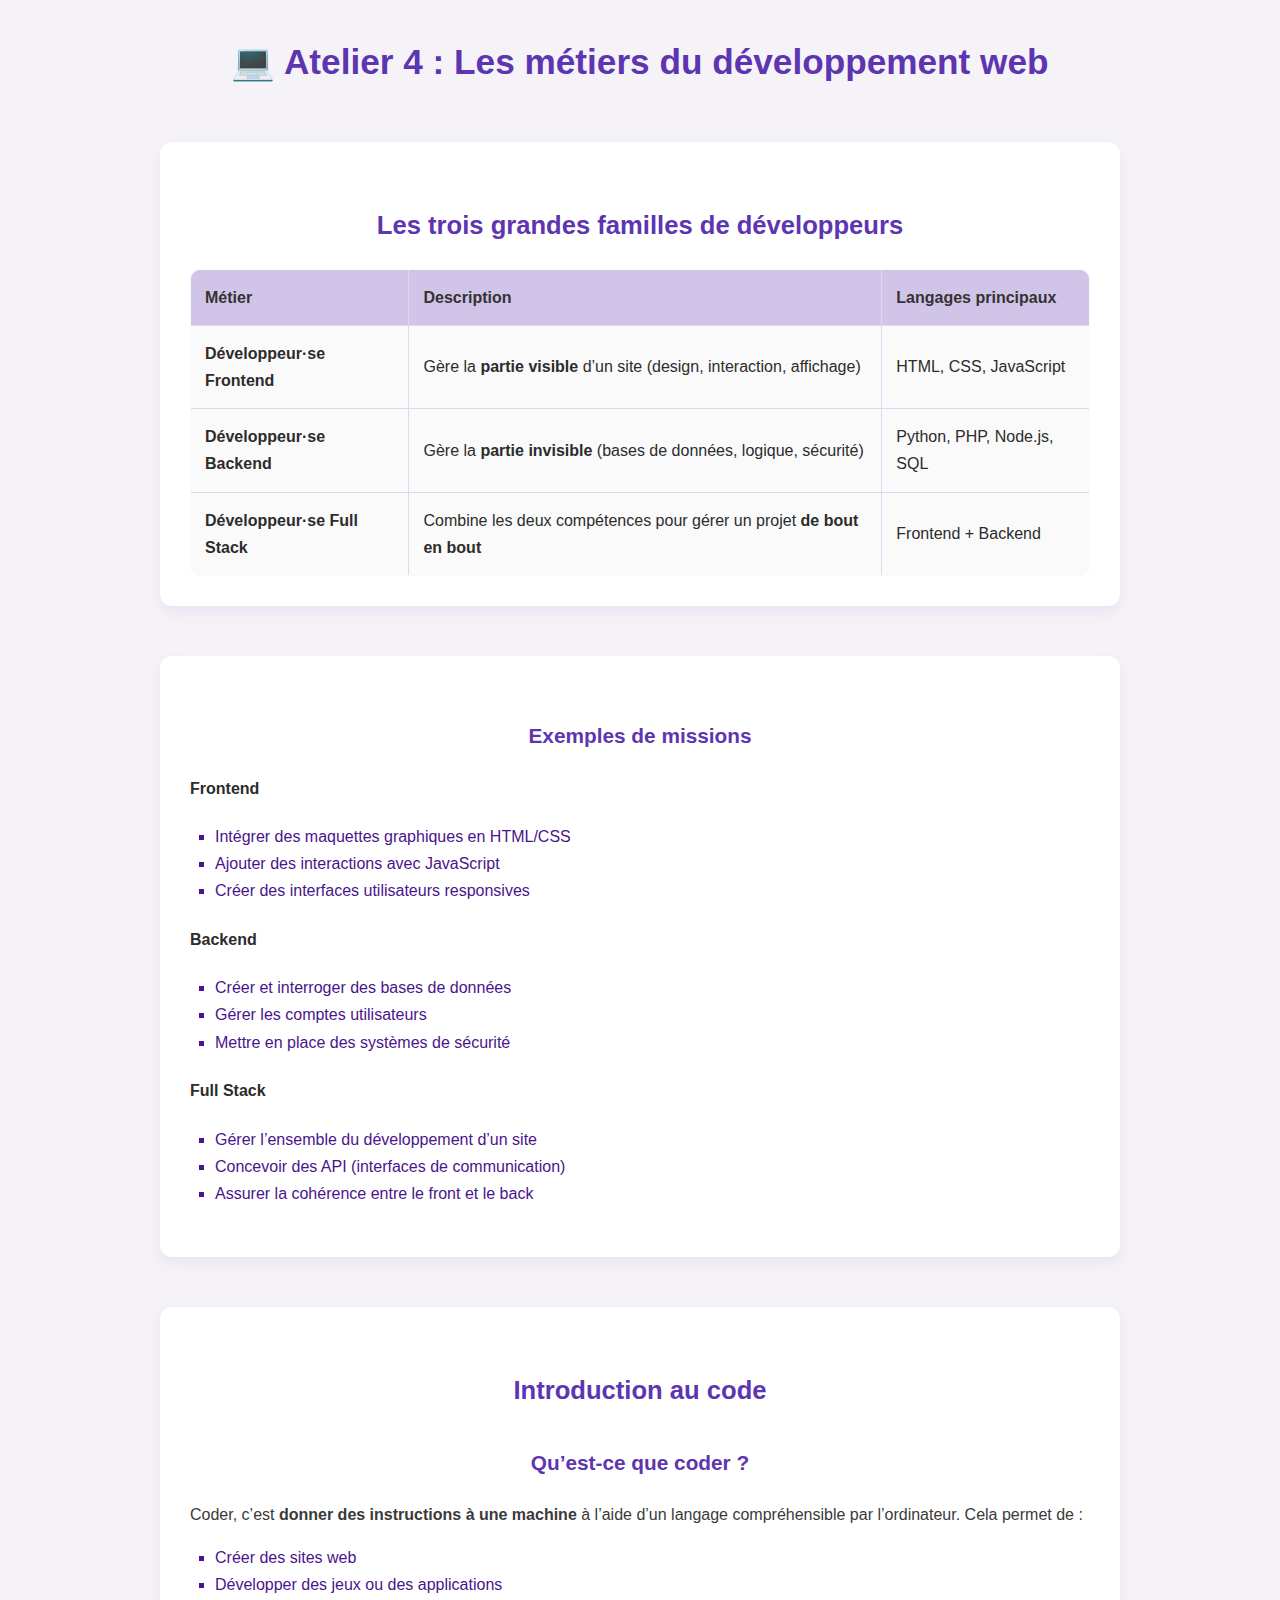
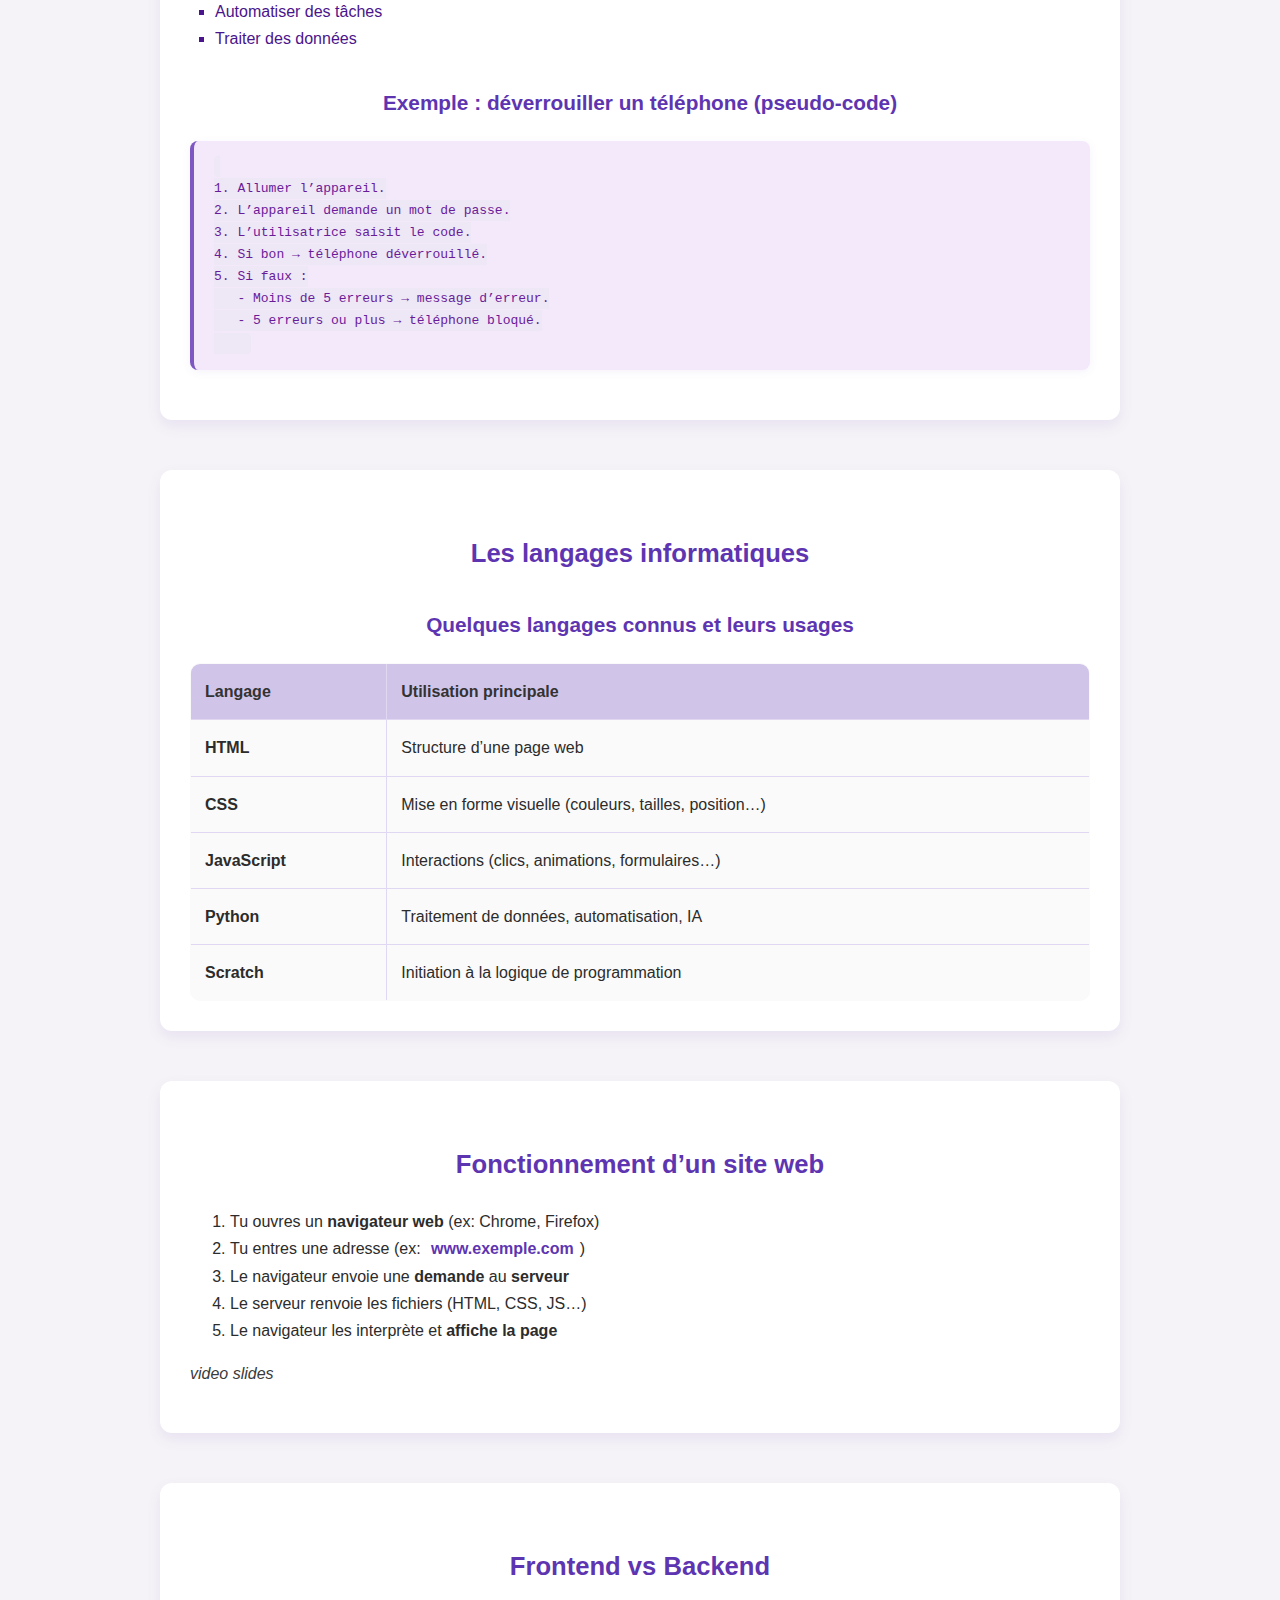
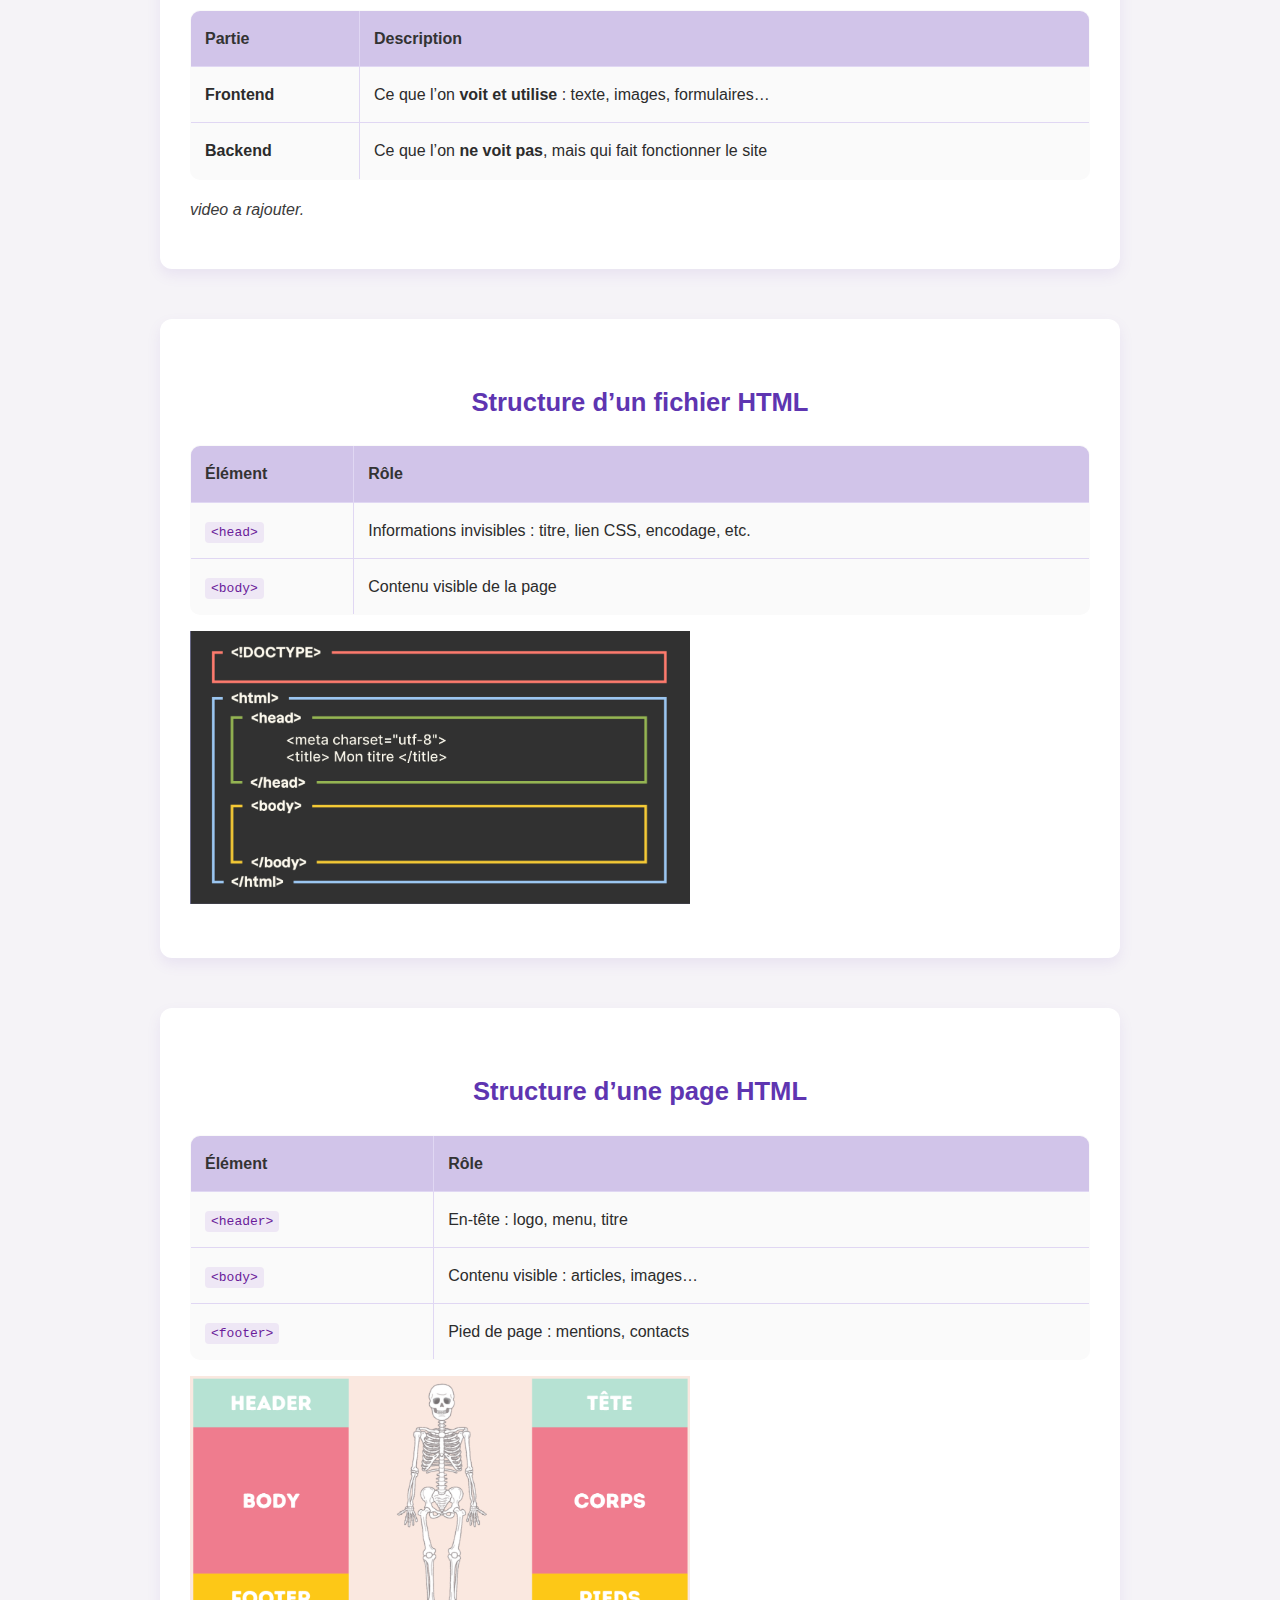
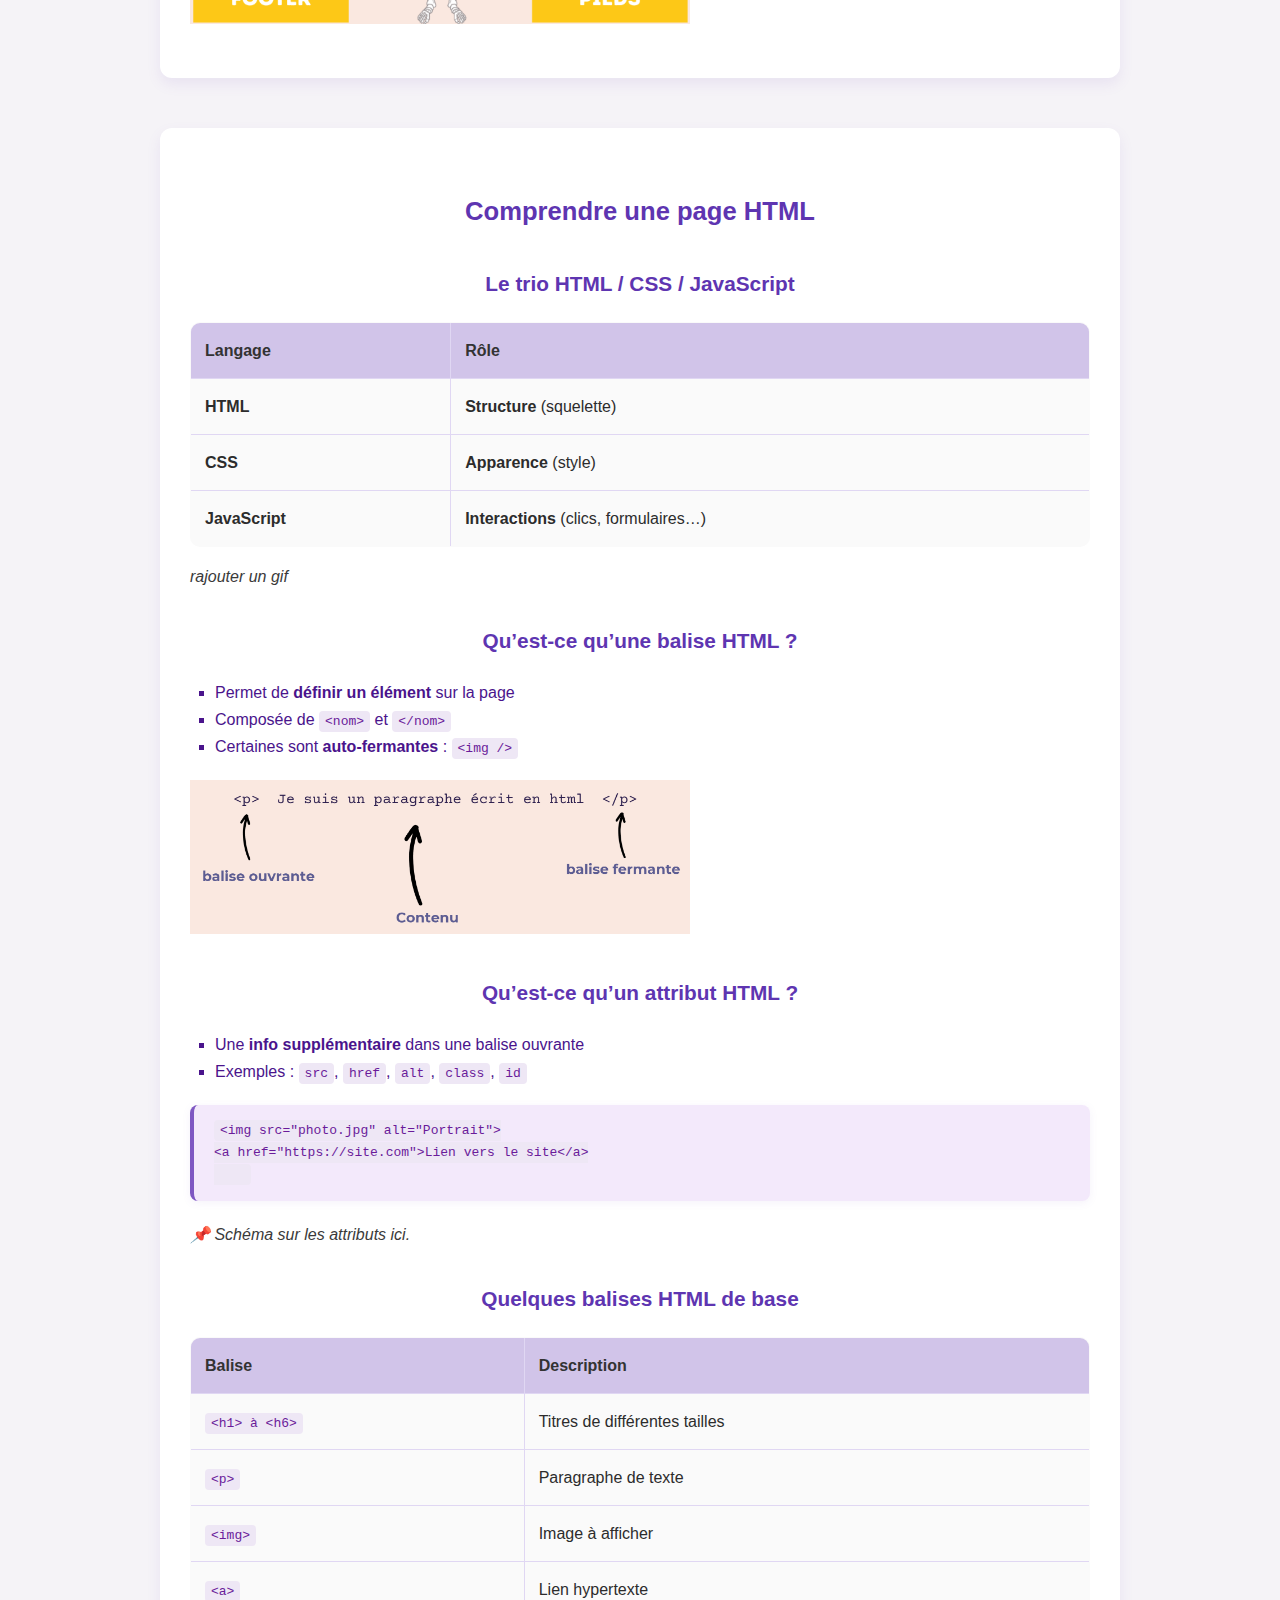
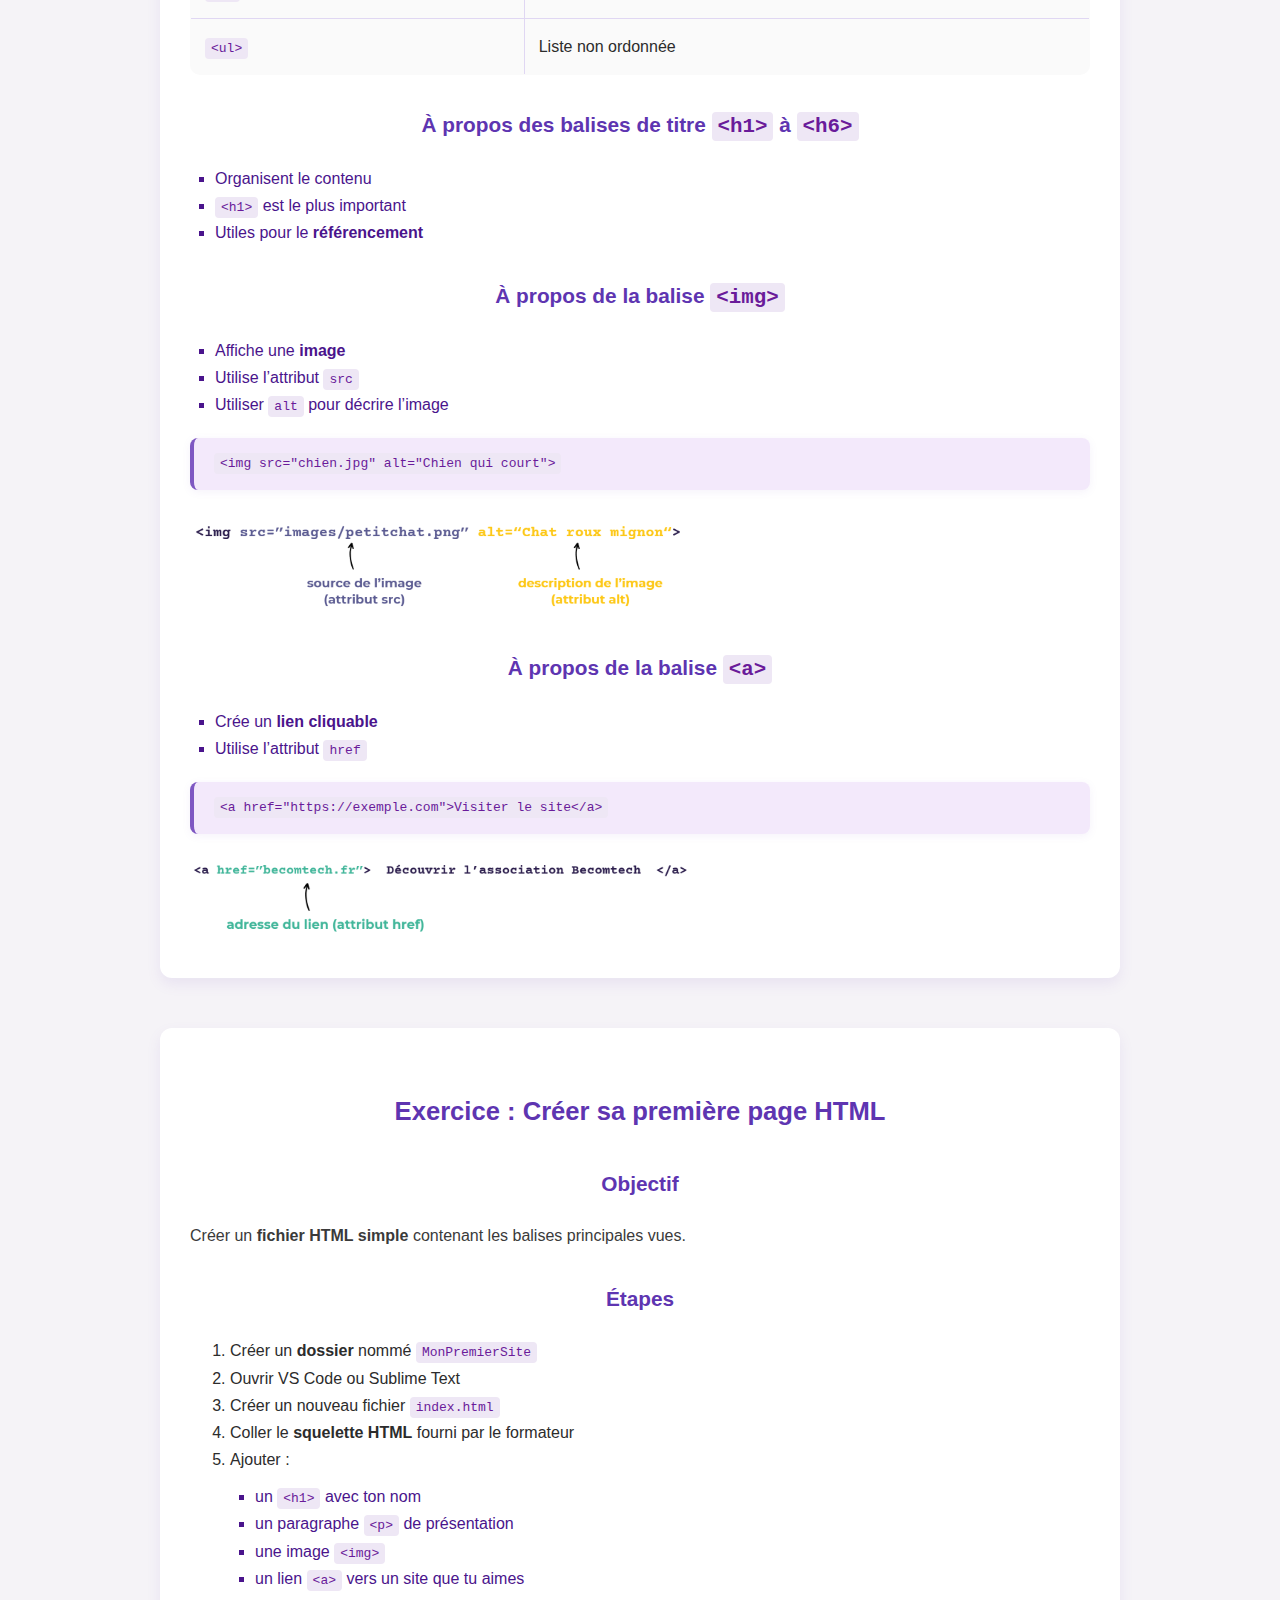
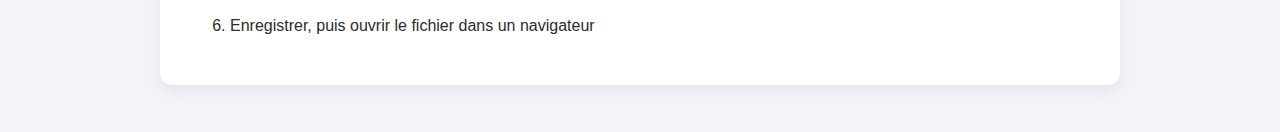
<file: atelier/atelier4.html>
<!DOCTYPE html>
<html lang="fr">
<head>
  <meta charset="UTF-8" />
  <title>Atelier 4 - Métiers du développement web</title>
  <link rel="stylesheet" href="style/atelier4.css" />
</head>
<body>

  <h1>💻 Atelier 4 : Les métiers du développement web</h1>

  <section>
    <h2>Les trois grandes familles de développeurs</h2>
    <table>
      <thead>
        <tr>
          <th>Métier</th>
          <th>Description</th>
          <th>Langages principaux</th>
        </tr>
      </thead>
      <tbody>
        <tr>
          <td><strong>Développeur·se Frontend</strong></td>
          <td>Gère la <strong>partie visible</strong> d’un site (design, interaction, affichage)</td>
          <td>HTML, CSS, JavaScript</td>
        </tr>
        <tr>
          <td><strong>Développeur·se Backend</strong></td>
          <td>Gère la <strong>partie invisible</strong> (bases de données, logique, sécurité)</td>
          <td>Python, PHP, Node.js, SQL</td>
        </tr>
        <tr>
          <td><strong>Développeur·se Full Stack</strong></td>
          <td>Combine les deux compétences pour gérer un projet <strong>de bout en bout</strong></td>
          <td>Frontend + Backend</td>
        </tr>
      </tbody>
    </table>
  </section>

  <section>
    <h3>Exemples de missions</h3>

    <h4>Frontend</h4>
    <ul>
      <li>Intégrer des maquettes graphiques en HTML/CSS</li>
      <li>Ajouter des interactions avec JavaScript</li>
      <li>Créer des interfaces utilisateurs responsives</li>
    </ul>

    <h4>Backend</h4>
    <ul>
      <li>Créer et interroger des bases de données</li>
      <li>Gérer les comptes utilisateurs</li>
      <li>Mettre en place des systèmes de sécurité</li>
    </ul>

    <h4>Full Stack</h4>
    <ul>
      <li>Gérer l’ensemble du développement d’un site</li>
      <li>Concevoir des API (interfaces de communication)</li>
      <li>Assurer la cohérence entre le front et le back</li>
    </ul>
  </section>

  <section>
    <h2>Introduction au code</h2>

    <h3>Qu’est-ce que coder ?</h3>
    <p>Coder, c’est <strong>donner des instructions à une machine</strong> à l’aide d’un langage compréhensible par l’ordinateur. Cela permet de :</p>
    <ul>
      <li>Créer des sites web</li>
      <li>Développer des jeux ou des applications</li>
      <li>Automatiser des tâches</li>
      <li>Traiter des données</li>
    </ul>

    <h3>Exemple : déverrouiller un téléphone (pseudo-code)</h3>
    <pre><code>
1. Allumer l’appareil.
2. L’appareil demande un mot de passe.
3. L’utilisatrice saisit le code.
4. Si bon → téléphone déverrouillé.
5. Si faux :
   - Moins de 5 erreurs → message d’erreur.
   - 5 erreurs ou plus → téléphone bloqué.
    </code></pre>
  </section>

  <section>
    <h2>Les langages informatiques</h2>
    <h3>Quelques langages connus et leurs usages</h3>
    <table>
      <thead>
        <tr>
          <th>Langage</th>
          <th>Utilisation principale</th>
        </tr>
      </thead>
      <tbody>
        <tr><td><strong>HTML</strong></td><td>Structure d’une page web</td></tr>
        <tr><td><strong>CSS</strong></td><td>Mise en forme visuelle (couleurs, tailles, position…)</td></tr>
        <tr><td><strong>JavaScript</strong></td><td>Interactions (clics, animations, formulaires…)</td></tr>
        <tr><td><strong>Python</strong></td><td>Traitement de données, automatisation, IA</td></tr>
        <tr><td><strong>Scratch</strong></td><td>Initiation à la logique de programmation</td></tr>
      </tbody>
    </table>
  </section>

  <section>
    <h2>Fonctionnement d’un site web</h2>
    <ol>
      <li>Tu ouvres un <strong>navigateur web</strong> (ex: Chrome, Firefox)</li>
      <li>Tu entres une adresse (ex: <a href="http://www.exemple.com">www.exemple.com</a>)</li>
      <li>Le navigateur envoie une <strong>demande</strong> au <strong>serveur</strong></li>
      <li>Le serveur renvoie les fichiers (HTML, CSS, JS…)</li>
      <li>Le navigateur les interprète et <strong>affiche la page</strong></li>
    </ol>
    <p><em>video slides</em></p>
  </section>

  <section>
    <h2>Frontend vs Backend</h2>
    <table>
      <thead>
        <tr><th>Partie</th><th>Description</th></tr>
      </thead>
      <tbody>
        <tr><td><strong>Frontend</strong></td><td>Ce que l’on <strong>voit et utilise</strong> : texte, images, formulaires…</td></tr>
        <tr><td><strong>Backend</strong></td><td>Ce que l’on <strong>ne voit pas</strong>, mais qui fait fonctionner le site</td></tr>
      </tbody>
    </table>
    <p><em>video a rajouter.</em></p>
  </section>

  <section>
    <h2>Structure d’un fichier HTML</h2>
    <table>
      <thead>
        <tr><th>Élément</th><th>Rôle</th></tr>
      </thead>
      <tbody>
        <tr><td><code>&lt;head&gt;</code></td><td>Informations invisibles : titre, lien CSS, encodage, etc.</td></tr>
        <tr><td><code>&lt;body&gt;</code></td><td>Contenu visible de la page</td></tr>
      </tbody>
    </table>
    <p><em><img src="image/structure_code_html.png" alt=""></em></p>
  </section>

  <section>
    <h2>Structure d’une page HTML</h2>
    <table>
      <thead>
        <tr><th>Élément</th><th>Rôle</th></tr>
      </thead>
      <tbody>
        <tr><td><code>&lt;header&gt;</code></td><td>En-tête : logo, menu, titre</td></tr>
        <tr><td><code>&lt;body&gt;</code></td><td>Contenu visible : articles, images…</td></tr>
        <tr><td><code>&lt;footer&gt;</code></td><td>Pied de page : mentions, contacts</td></tr>
      </tbody>
    </table>
    <p><em><img src="image/structure_corps_html.png" alt=""></em></p>
  </section>

  <section>
    <h2>Comprendre une page HTML</h2>
    <h3>Le trio HTML / CSS / JavaScript</h3>
    <table>
      <thead>
        <tr><th>Langage</th><th>Rôle</th></tr>
      </thead>
      <tbody>
        <tr><td><strong>HTML</strong></td><td><strong>Structure</strong> (squelette)</td></tr>
        <tr><td><strong>CSS</strong></td><td><strong>Apparence</strong> (style)</td></tr>
        <tr><td><strong>JavaScript</strong></td><td><strong>Interactions</strong> (clics, formulaires…)</td></tr>
      </tbody>
    </table>
    <p><em>rajouter un gif</em></p>

    <h3>Qu’est-ce qu’une balise HTML ?</h3>
    <ul>
      <li>Permet de <strong>définir un élément</strong> sur la page</li>
      <li>Composée de <code>&lt;nom&gt;</code> et <code>&lt;/nom&gt;</code></li>
      <li>Certaines sont <strong>auto-fermantes</strong> : <code>&lt;img /&gt;</code></li>
    </ul>
    <img src="image/balise_explication.png" alt="">

    <h3>Qu’est-ce qu’un attribut HTML ?</h3>
    <ul>
      <li>Une <strong>info supplémentaire</strong> dans une balise ouvrante</li>
      <li>Exemples : <code>src</code>, <code>href</code>, <code>alt</code>, <code>class</code>, <code>id</code></li>
    </ul>
    

    <pre><code>&lt;img src="photo.jpg" alt="Portrait"&gt;
&lt;a href="https://site.com"&gt;Lien vers le site&lt;/a&gt;
    </code></pre>

    <p><em>📌 Schéma sur les attributs ici.</em></p>

    <h3>Quelques balises HTML de base</h3>
    <table>
      <thead>
        <tr><th>Balise</th><th>Description</th></tr>
      </thead>
      <tbody>
        <tr><td><code>&lt;h1&gt; à &lt;h6&gt;</code></td><td>Titres de différentes tailles</td></tr>
        <tr><td><code>&lt;p&gt;</code></td><td>Paragraphe de texte</td></tr>
        <tr><td><code>&lt;img&gt;</code></td><td>Image à afficher</td></tr>
        <tr><td><code>&lt;a&gt;</code></td><td>Lien hypertexte</td></tr>
        <tr><td><code>&lt;ul&gt;</code></td><td>Liste non ordonnée</td></tr>
      </tbody>
    </table>

    <h3>À propos des balises de titre <code>&lt;h1&gt;</code> à <code>&lt;h6&gt;</code></h3>
    <ul>
      <li>Organisent le contenu</li>
      <li><code>&lt;h1&gt;</code> est le plus important</li>
      <li>Utiles pour le <strong>référencement</strong></li>
    </ul>

    <h3>À propos de la balise <code>&lt;img&gt;</code></h3>
    <ul>
      <li>Affiche une <strong>image</strong></li>
      <li>Utilise l’attribut <code>src</code></li>
      <li>Utiliser <code>alt</code> pour décrire l’image</li>
    </ul>
    <pre><code>&lt;img src="chien.jpg" alt="Chien qui court"&gt;</code></pre>
    <img src="image/balise_img.png" alt="">

    <h3>À propos de la balise <code>&lt;a&gt;</code></h3>
    <ul>
      <li>Crée un <strong>lien cliquable</strong></li>
      <li>Utilise l’attribut <code>href</code></li>
    </ul>
    <pre><code>&lt;a href="https://exemple.com"&gt;Visiter le site&lt;/a&gt;</code></pre>
    <img src="image/balise_a.png" alt="">
</section>


  <section>
    <h2>Exercice : Créer sa première page HTML</h2>

    <h3>Objectif</h3>
    <p>Créer un <strong>fichier HTML simple</strong> contenant les balises principales vues.</p>

    <h3>Étapes</h3>
    <ol>
      <li>Créer un <strong>dossier</strong> nommé <code>MonPremierSite</code></li>
      <li>Ouvrir VS Code ou Sublime Text</li>
      <li>Créer un nouveau fichier <code>index.html</code></li>
      <li>Coller le <strong>squelette HTML</strong> fourni par le formateur</li>
      <li>Ajouter :
        <ul>
          <li>un <code>&lt;h1&gt;</code> avec ton nom</li>
          <li>un paragraphe <code>&lt;p&gt;</code> de présentation</li>
          <li>une image <code>&lt;img&gt;</code></li>
          <li>un lien <code>&lt;a&gt;</code> vers un site que tu aimes</li>
        </ul>
      </li>
      <li>Enregistrer, puis ouvrir le fichier dans un navigateur</li>
    </ol>
  </section>

</body>
</html>
</file>
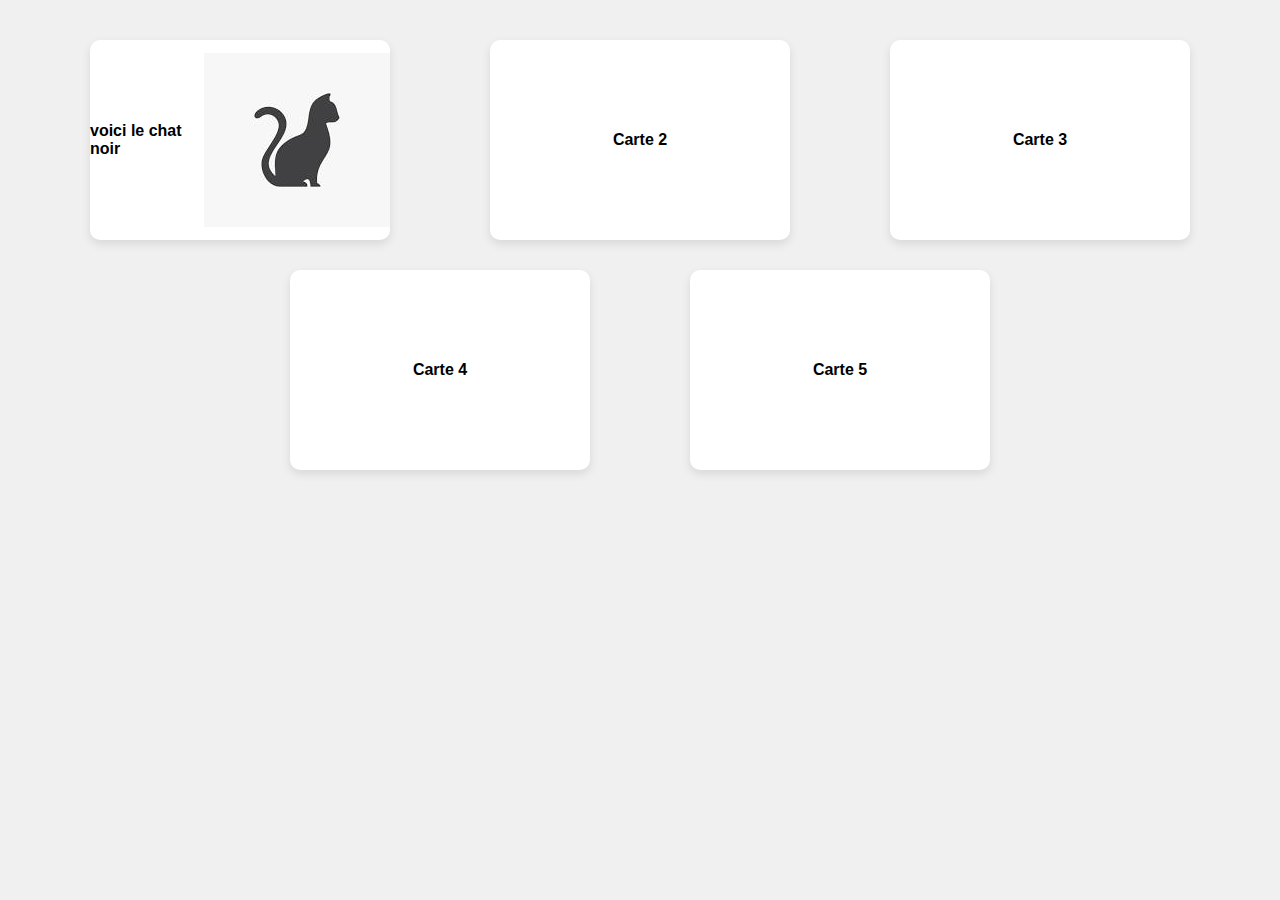
<file: atelier/atelier6.html>
<!DOCTYPE html>
<html lang="fr">
<head>
  <meta charset="UTF-8">
  <title>Cartes alignées</title>
  <link rel="stylesheet" href="style/atelier6.css">
</head>
<body>

  <div class="conteneur">
    <div class="ligne">
      <div class="carte">
        <p>voici le chat noir </p>
        <img src="image/chat.jfif" alt="">
      </div>
      <li class="carte">Carte 2</li>
      <li class="carte">Carte 3</li>
    </div>  
    <div class="ligne">
      <li class="carte">Carte 4</li>
      <li class="carte">Carte 5</li>
    </div>
  </div>

</body>
</html>
</file>
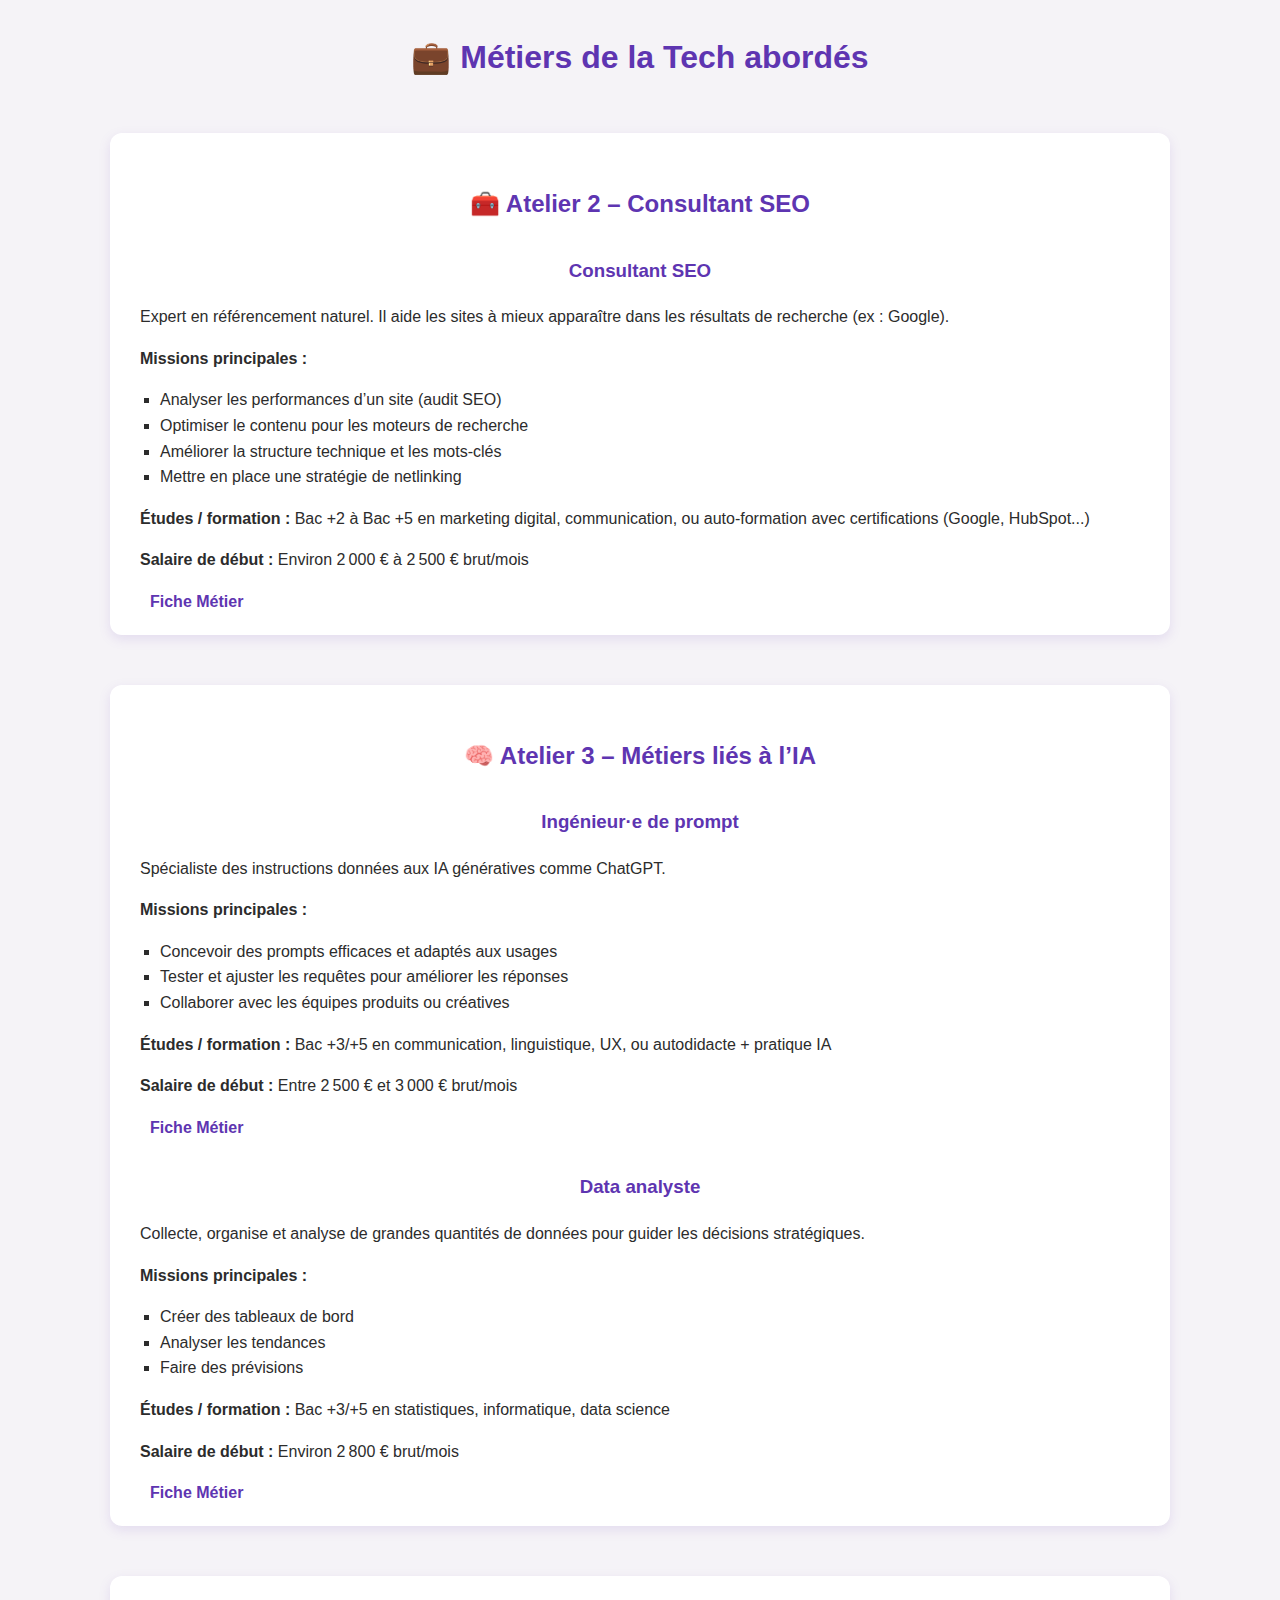
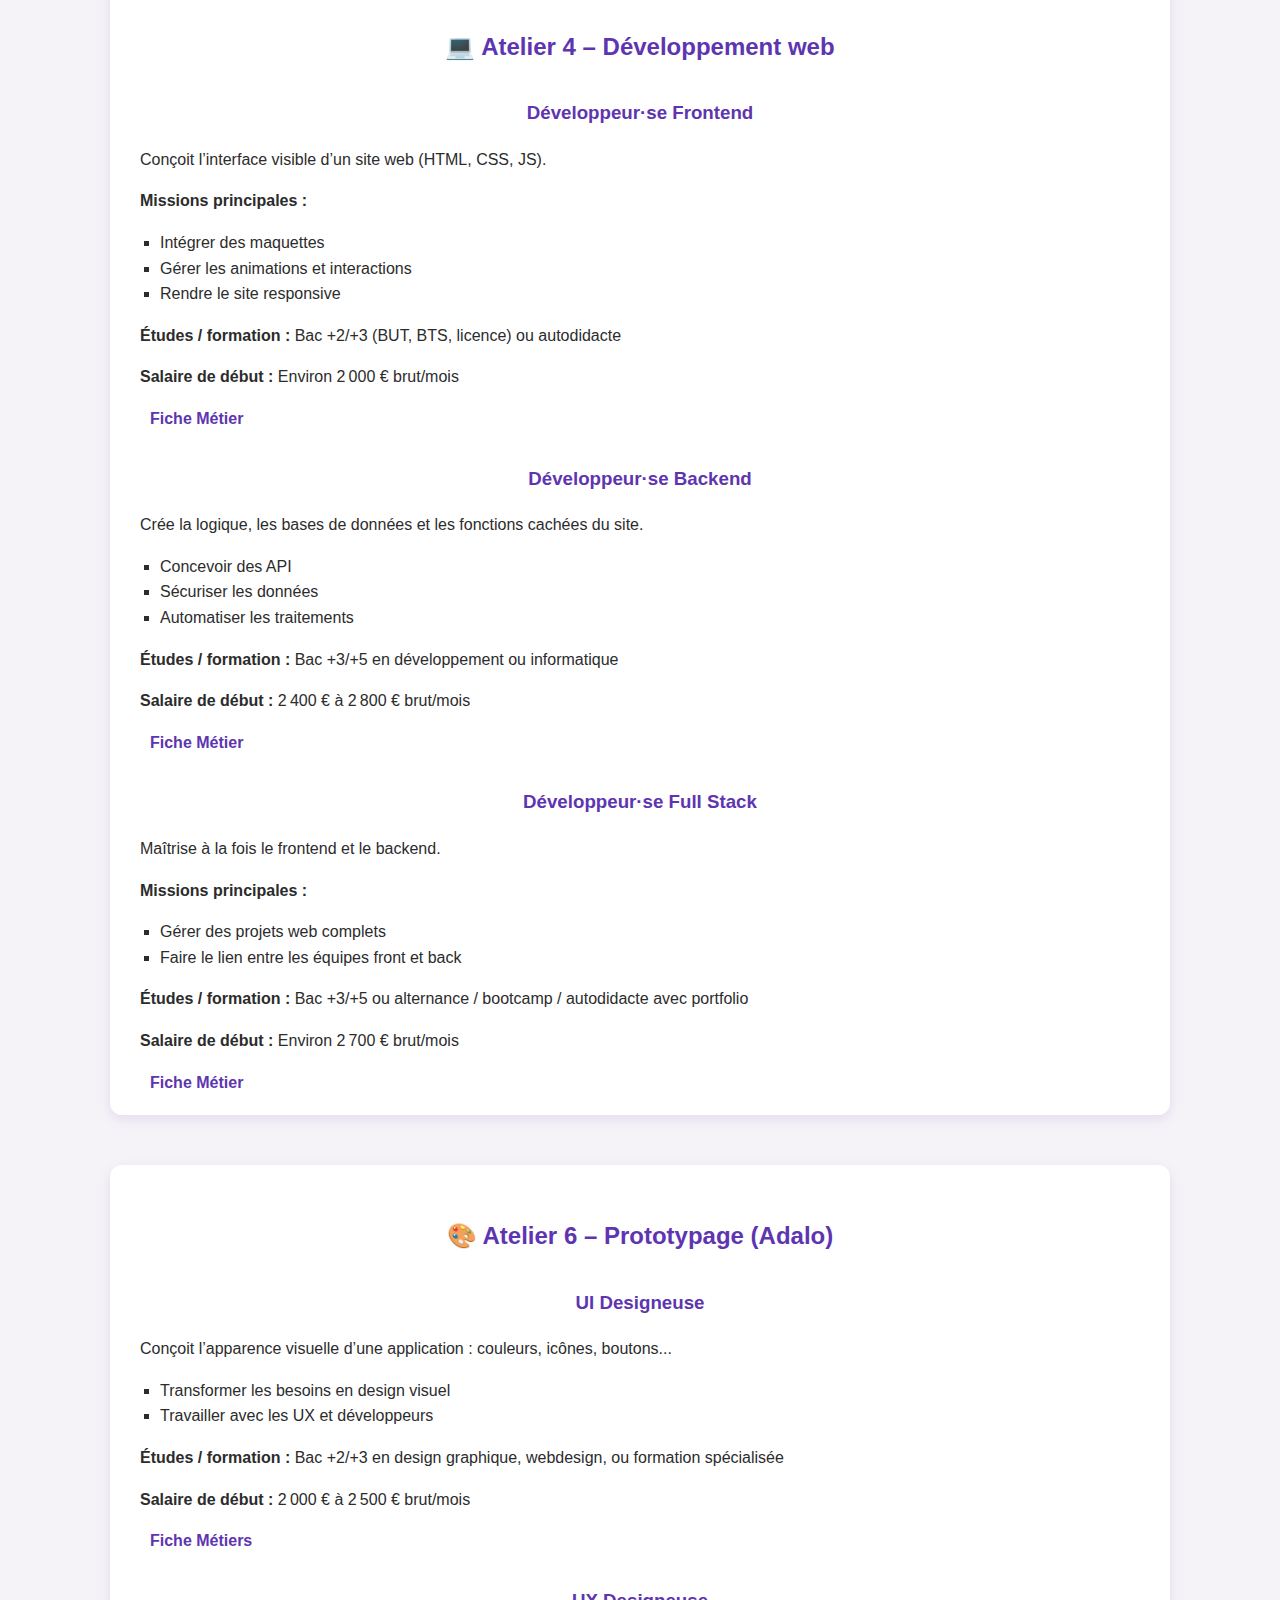
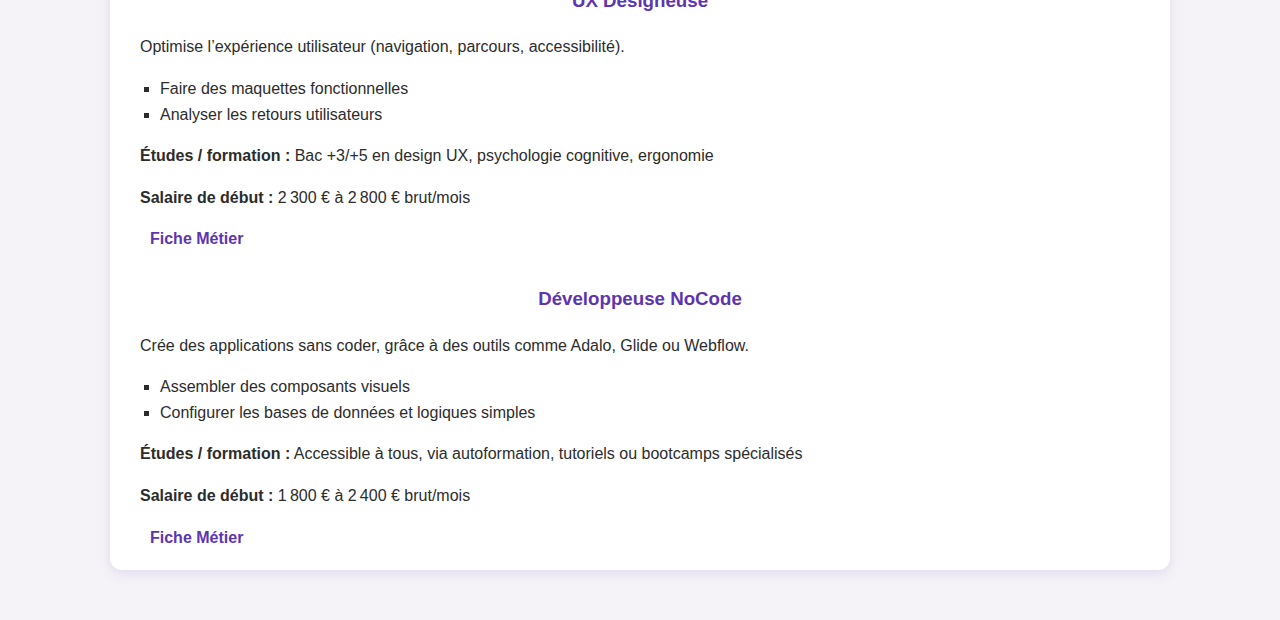
<file: enplus/metier.html>
<!DOCTYPE html>
<html lang="fr">
<head>
  <meta charset="UTF-8" />
  <title>Métiers de la Tech</title>
  <link rel="stylesheet" href="style/metier.css" />
</head>
<body>
  <h1>💼 Métiers de la Tech abordés</h1>

  <section>
    <h2>🧰 Atelier 2 – Consultant SEO</h2>
    <h3>Consultant SEO</h3>
    <p>Expert en référencement naturel. Il aide les sites à mieux apparaître dans les résultats de recherche (ex : Google).</p>

    <p><strong>Missions principales :</strong></p>
    <ul>
      <li>Analyser les performances d’un site (audit SEO)</li>
      <li>Optimiser le contenu pour les moteurs de recherche</li>
      <li>Améliorer la structure technique et les mots-clés</li>
      <li>Mettre en place une stratégie de netlinking</li>
    </ul>

    <p><strong>Études / formation :</strong> Bac +2 à Bac +5 en marketing digital, communication, ou auto-formation avec certifications (Google, HubSpot...)</p>
    <p><strong>Salaire de début :</strong> Environ 2 000 € à 2 500 € brut/mois</p>
    <a href="https://www.letudiant.fr/metiers/secteur/informatique-telecom-web/consultant-en-referencement-de-sites-web-consultant-sem-seo.html">Fiche Métier</a>
  </section>

  <section>
    <h2>🧠 Atelier 3 – Métiers liés à l’IA</h2>

    <h3>Ingénieur·e de prompt</h3>
    <p>Spécialiste des instructions données aux IA génératives comme ChatGPT.</p>

    <p><strong>Missions principales :</strong></p>
    <ul>
      <li>Concevoir des prompts efficaces et adaptés aux usages</li>
      <li>Tester et ajuster les requêtes pour améliorer les réponses</li>
      <li>Collaborer avec les équipes produits ou créatives</li>
    </ul>
    <p><strong>Études / formation :</strong> Bac +3/+5 en communication, linguistique, UX, ou autodidacte + pratique IA</p>
    <p><strong>Salaire de début :</strong> Entre 2 500 € et 3 000 € brut/mois</p>
    <a href="https://www.letudiant.fr/metiers/secteur/informatique-telecom-web/prompt-engineer.html">Fiche Métier</a>

    <h3>Data analyste</h3>
    <p>Collecte, organise et analyse de grandes quantités de données pour guider les décisions stratégiques.</p>

    <p><strong>Missions principales :</strong></p>
    <ul>
      <li>Créer des tableaux de bord</li>
      <li>Analyser les tendances</li>
      <li>Faire des prévisions</li>
    </ul>
    <p><strong>Études / formation :</strong> Bac +3/+5 en statistiques, informatique, data science</p>
    <p><strong>Salaire de début :</strong> Environ 2 800 € brut/mois</p>
    <a href="https://www.letudiant.fr/metiers/secteur/informatique-telecom-web/data-analyst.html">Fiche Métier</a>
  </section>

  <section>
    <h2>💻 Atelier 4 – Développement web</h2>

    <h3>Développeur·se Frontend</h3>
    <p>Conçoit l’interface visible d’un site web (HTML, CSS, JS).</p>
    <p><strong>Missions principales :</strong></p>
    <ul>
      <li>Intégrer des maquettes</li>
      <li>Gérer les animations et interactions</li>
      <li>Rendre le site responsive</li>
    </ul>
    <p><strong>Études / formation :</strong> Bac +2/+3 (BUT, BTS, licence) ou autodidacte</p>
    <p><strong>Salaire de début :</strong> Environ 2 000 € brut/mois</p>
    <a href="https://www.letudiant.fr/metiers/secteur/informatique-telecom-web/developpeur-front-end.html">Fiche Métier</a>

    <h3>Développeur·se Backend</h3>
    <p>Crée la logique, les bases de données et les fonctions cachées du site.</p>
    <ul>
      <li>Concevoir des API</li>
      <li>Sécuriser les données</li>
      <li>Automatiser les traitements</li>
    </ul>
    <p><strong>Études / formation :</strong> Bac +3/+5 en développement ou informatique</p>
    <p><strong>Salaire de début :</strong> 2 400 € à 2 800 € brut/mois</p>
    <a href="https://www.cidj.com/s-orienter/metiers/developpeur-developpeuse-back-end">Fiche Métier</a>

    <h3>Développeur·se Full Stack</h3>
    <p>Maîtrise à la fois le frontend et le backend.</p>
    <p><strong>Missions principales :</strong></p>
    <ul>
      <li>Gérer des projets web complets</li>
      <li>Faire le lien entre les équipes front et back</li>
    </ul>
    <p><strong>Études / formation :</strong> Bac +3/+5 ou alternance / bootcamp / autodidacte avec portfolio</p>
    <p><strong>Salaire de début :</strong> Environ 2 700 € brut/mois</p>
    <a href="https://www.cidj.com/s-orienter/metiers/developpeur-developpeuse-full-stack">Fiche Métier</a>
  </section>

  <section>
    <h2>🎨 Atelier 6 – Prototypage (Adalo)</h2>

    <h3>UI Designeuse</h3>
    <p>Conçoit l’apparence visuelle d’une application : couleurs, icônes, boutons...</p>
    <ul>
      <li>Transformer les besoins en design visuel</li>
      <li>Travailler avec les UX et développeurs</li>
    </ul>
    <p><strong>Études / formation :</strong> Bac +2/+3 en design graphique, webdesign, ou formation spécialisée</p>
    <p><strong>Salaire de début :</strong> 2 000 € à 2 500 € brut/mois</p>
    <a href="https://www.cidj.com/s-orienter/metiers/designer-designeuse-ux-ui">Fiche Métiers</a>

    <h3>UX Designeuse</h3>
    <p>Optimise l’expérience utilisateur (navigation, parcours, accessibilité).</p>
    <ul>
      <li>Faire des maquettes fonctionnelles</li>
      <li>Analyser les retours utilisateurs</li>
    </ul>
    <p><strong>Études / formation :</strong> Bac +3/+5 en design UX, psychologie cognitive, ergonomie</p>
    <p><strong>Salaire de début :</strong> 2 300 € à 2 800 € brut/mois</p>
    <a href="https://www.letudiant.fr/metiers/secteur/informatique-telecom-web/ux-designer.html">Fiche Métier</a>

    <h3>Développeuse NoCode</h3>
    <p>Crée des applications sans coder, grâce à des outils comme Adalo, Glide ou Webflow.</p>
    <ul>
      <li>Assembler des composants visuels</li>
      <li>Configurer les bases de données et logiques simples</li>
    </ul>
    <p><strong>Études / formation :</strong> Accessible à tous, via autoformation, tutoriels ou bootcamps spécialisés</p>
    <p><strong>Salaire de début :</strong> 1 800 € à 2 400 € brut/mois</p>
    <a href="https://fr.wikipedia.org/wiki/D%C3%A9veloppement_No_code">Fiche Métier</a>
  </section>

</body>
</html>
</file>
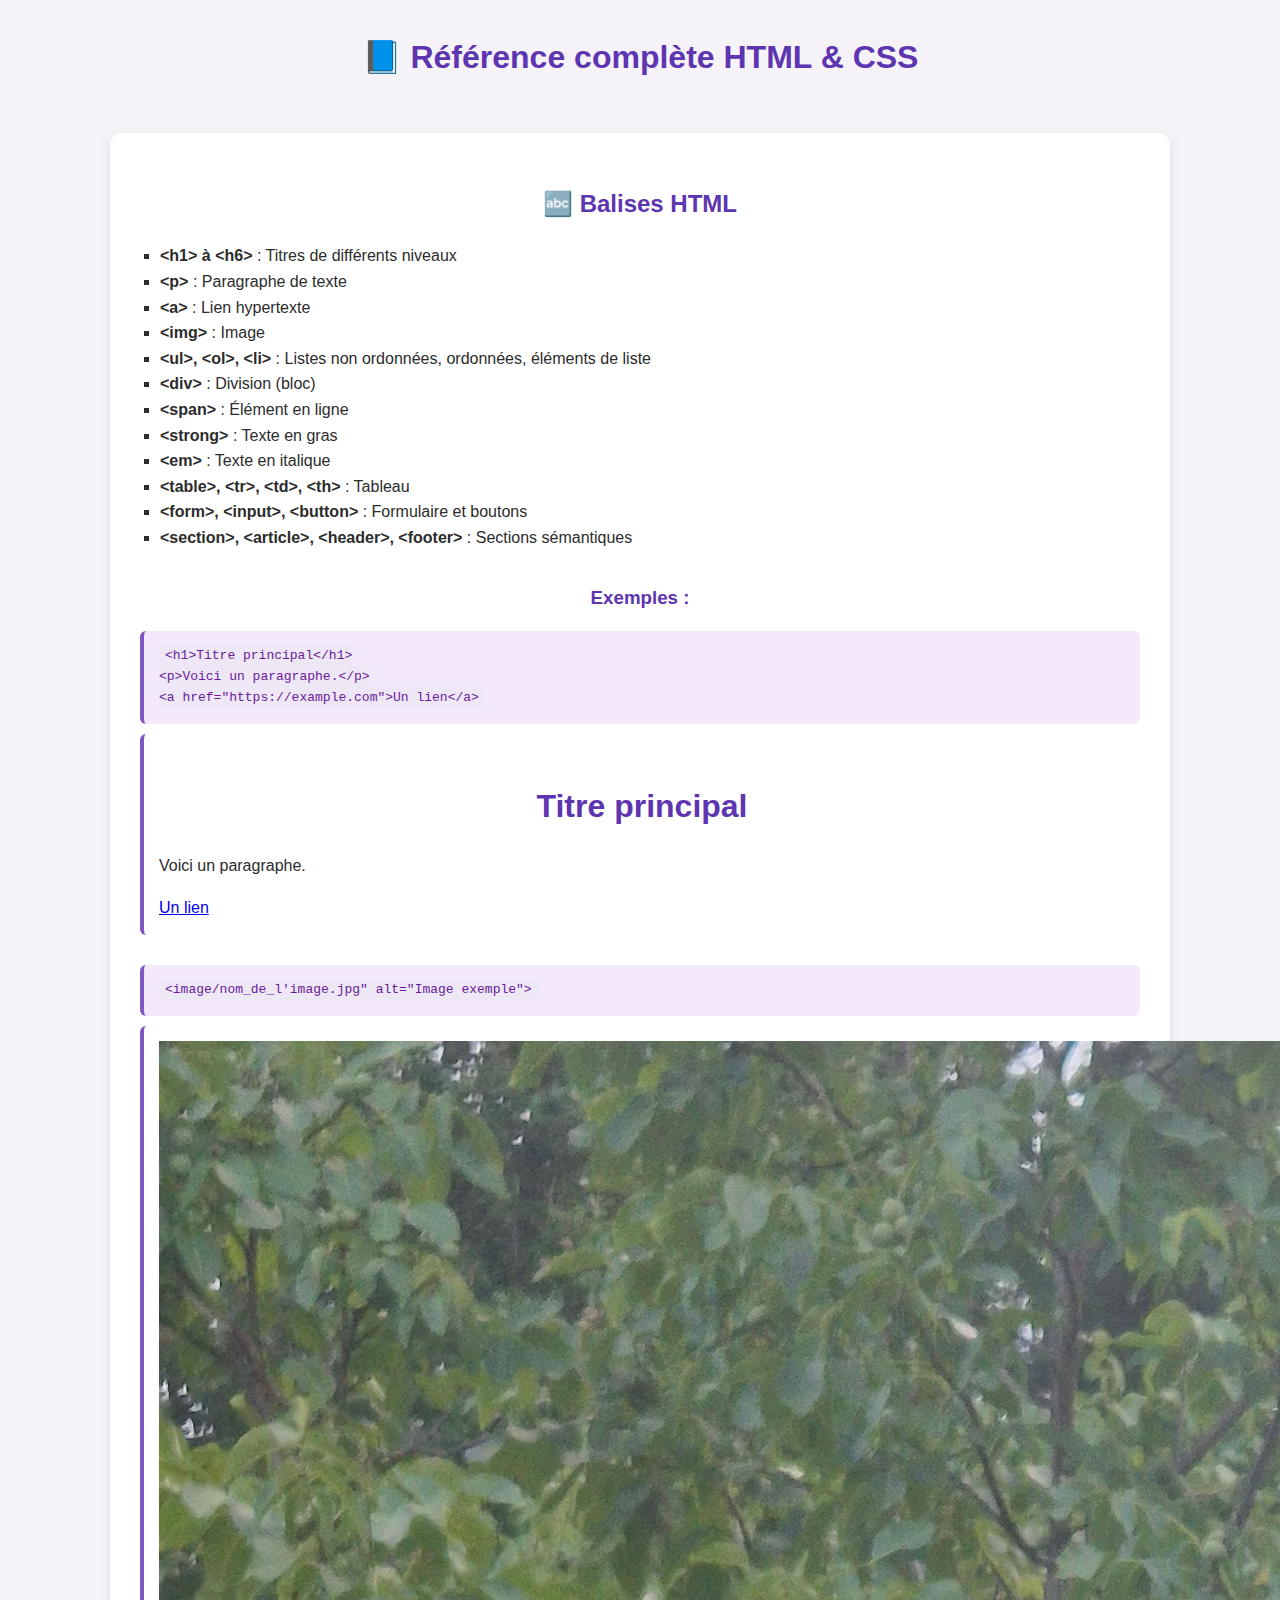
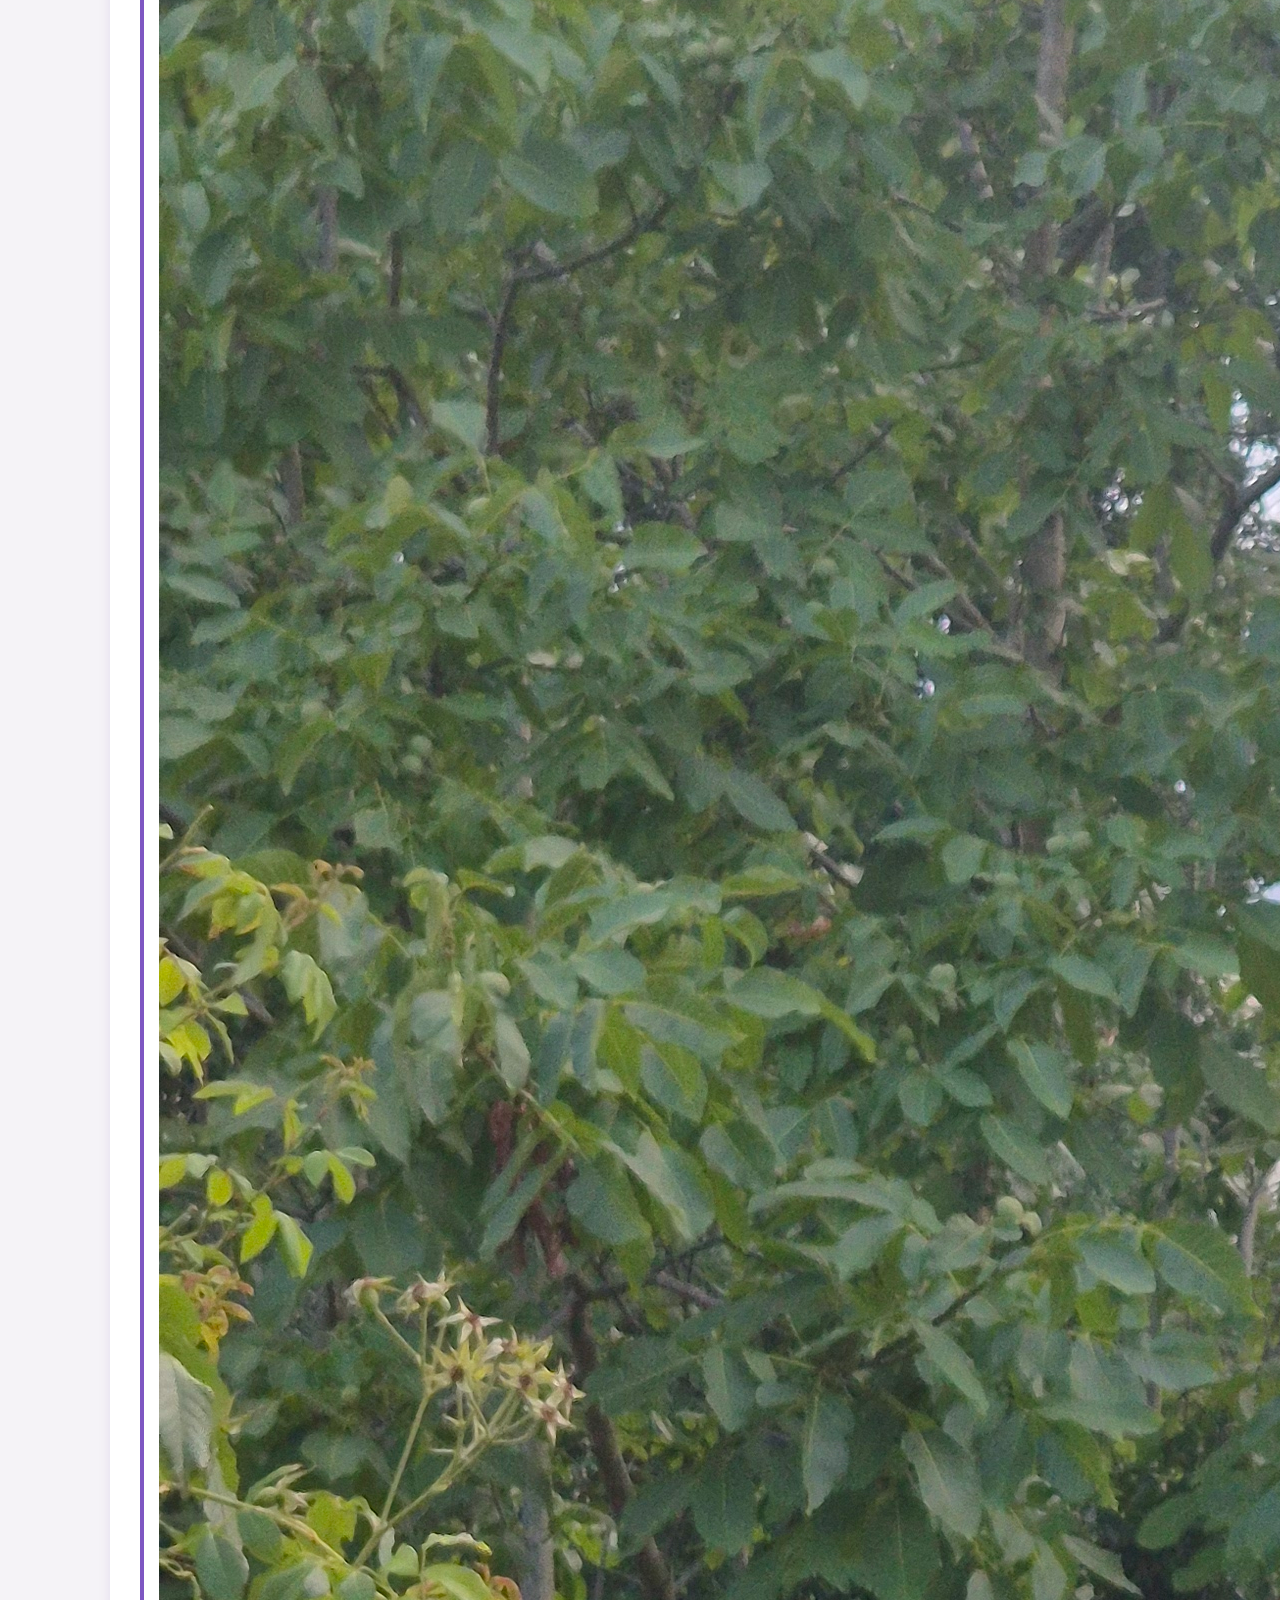
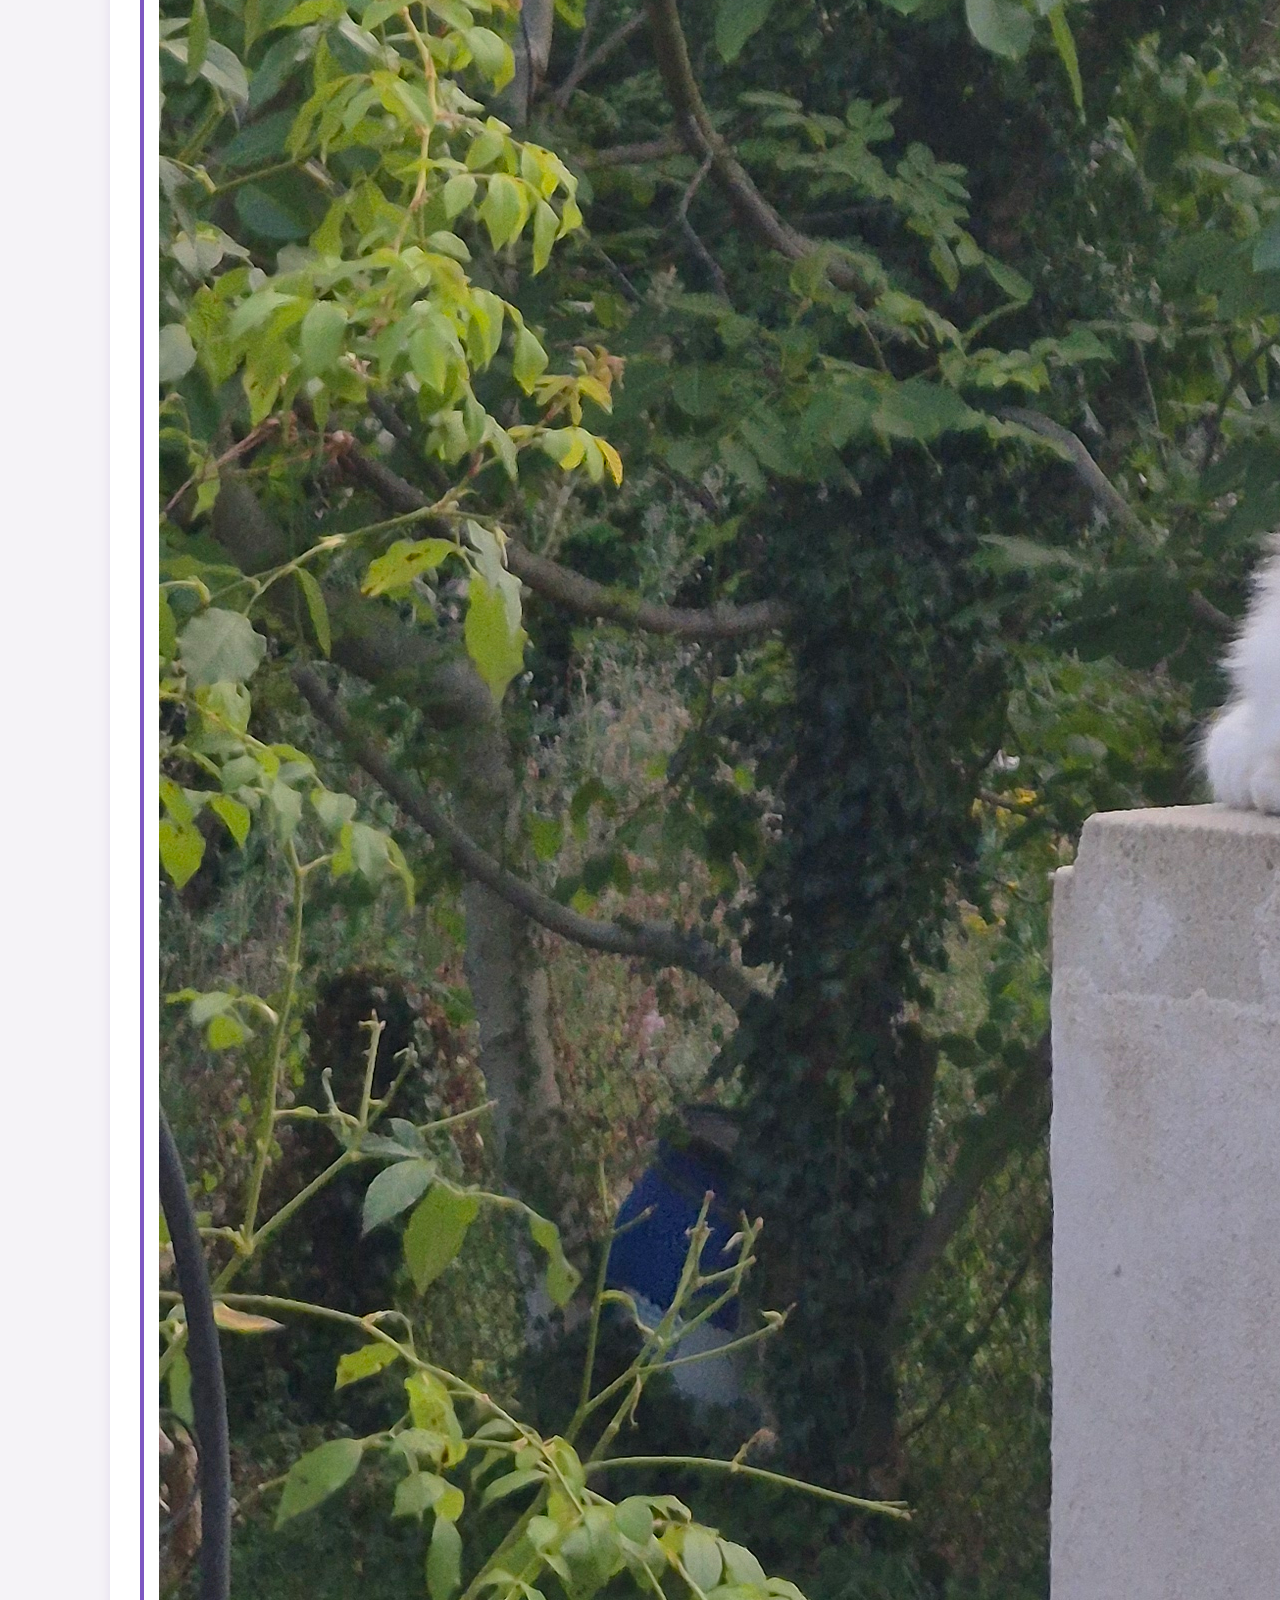
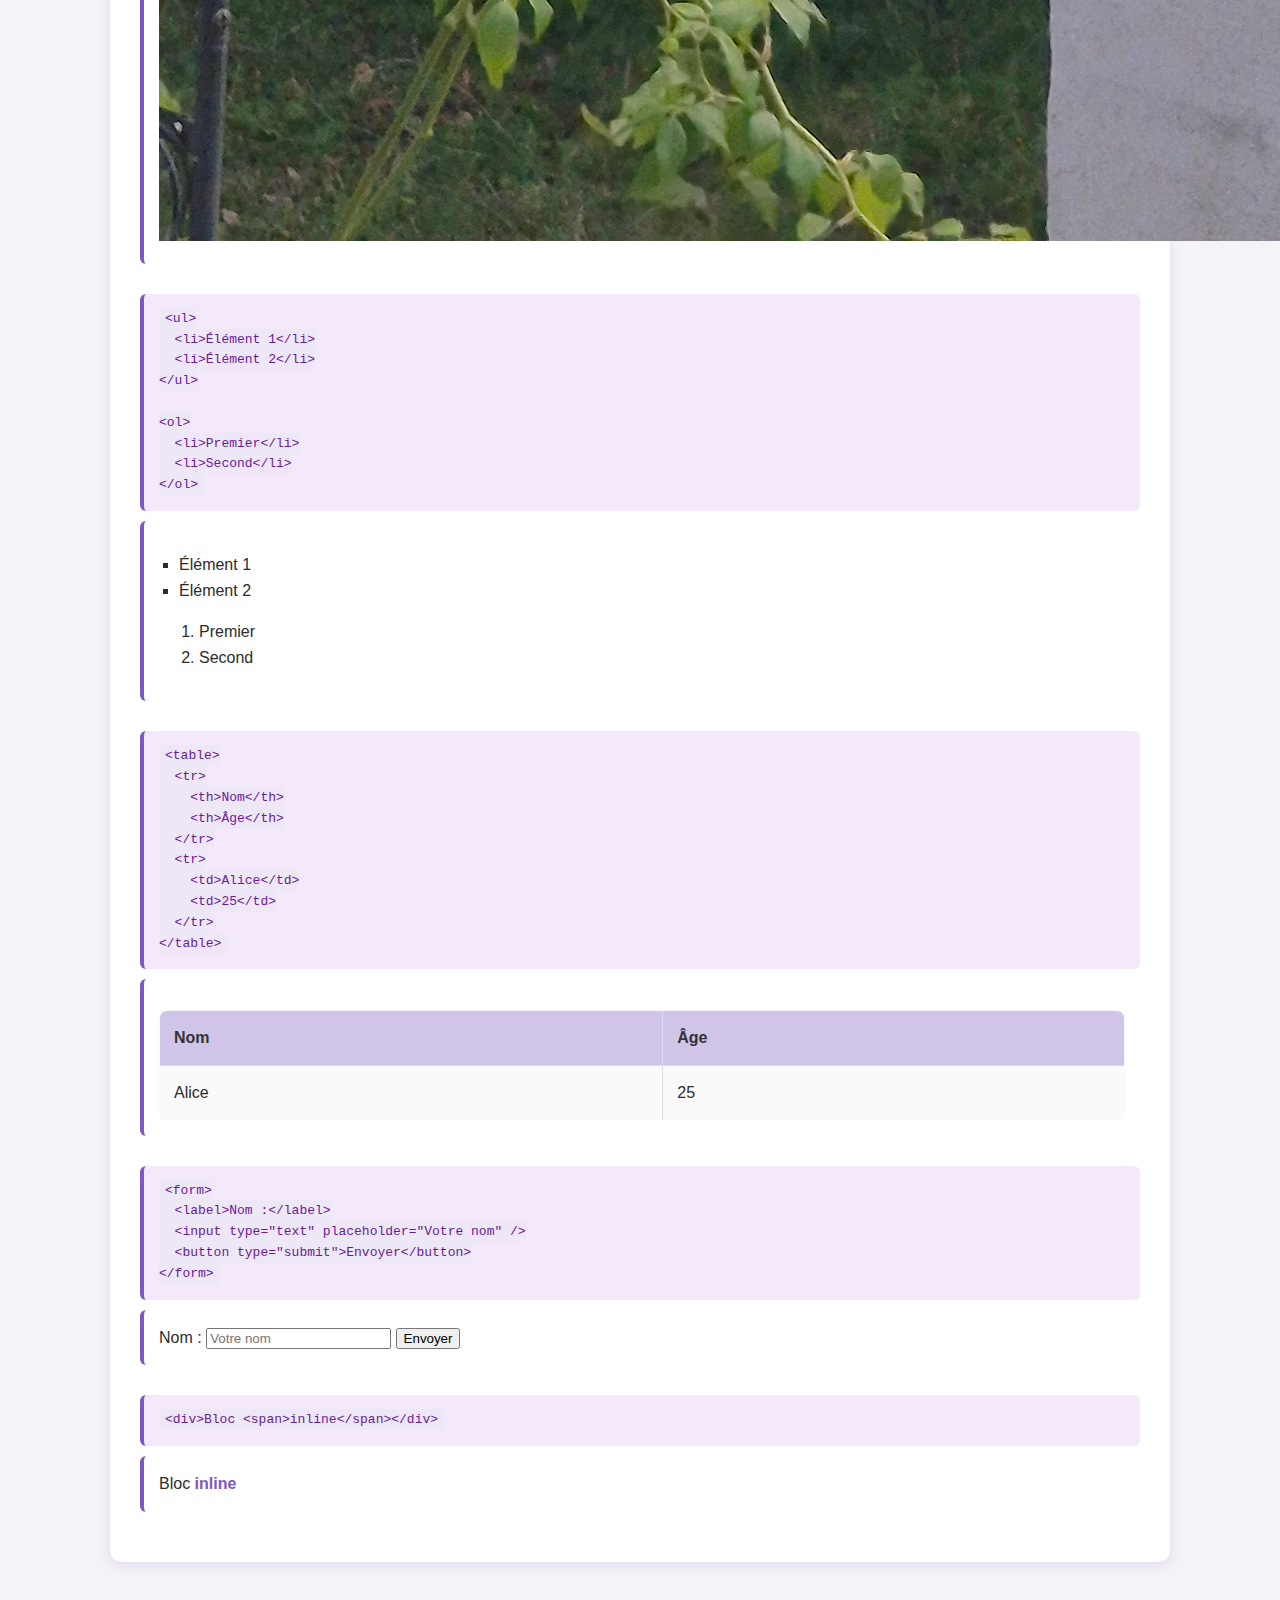
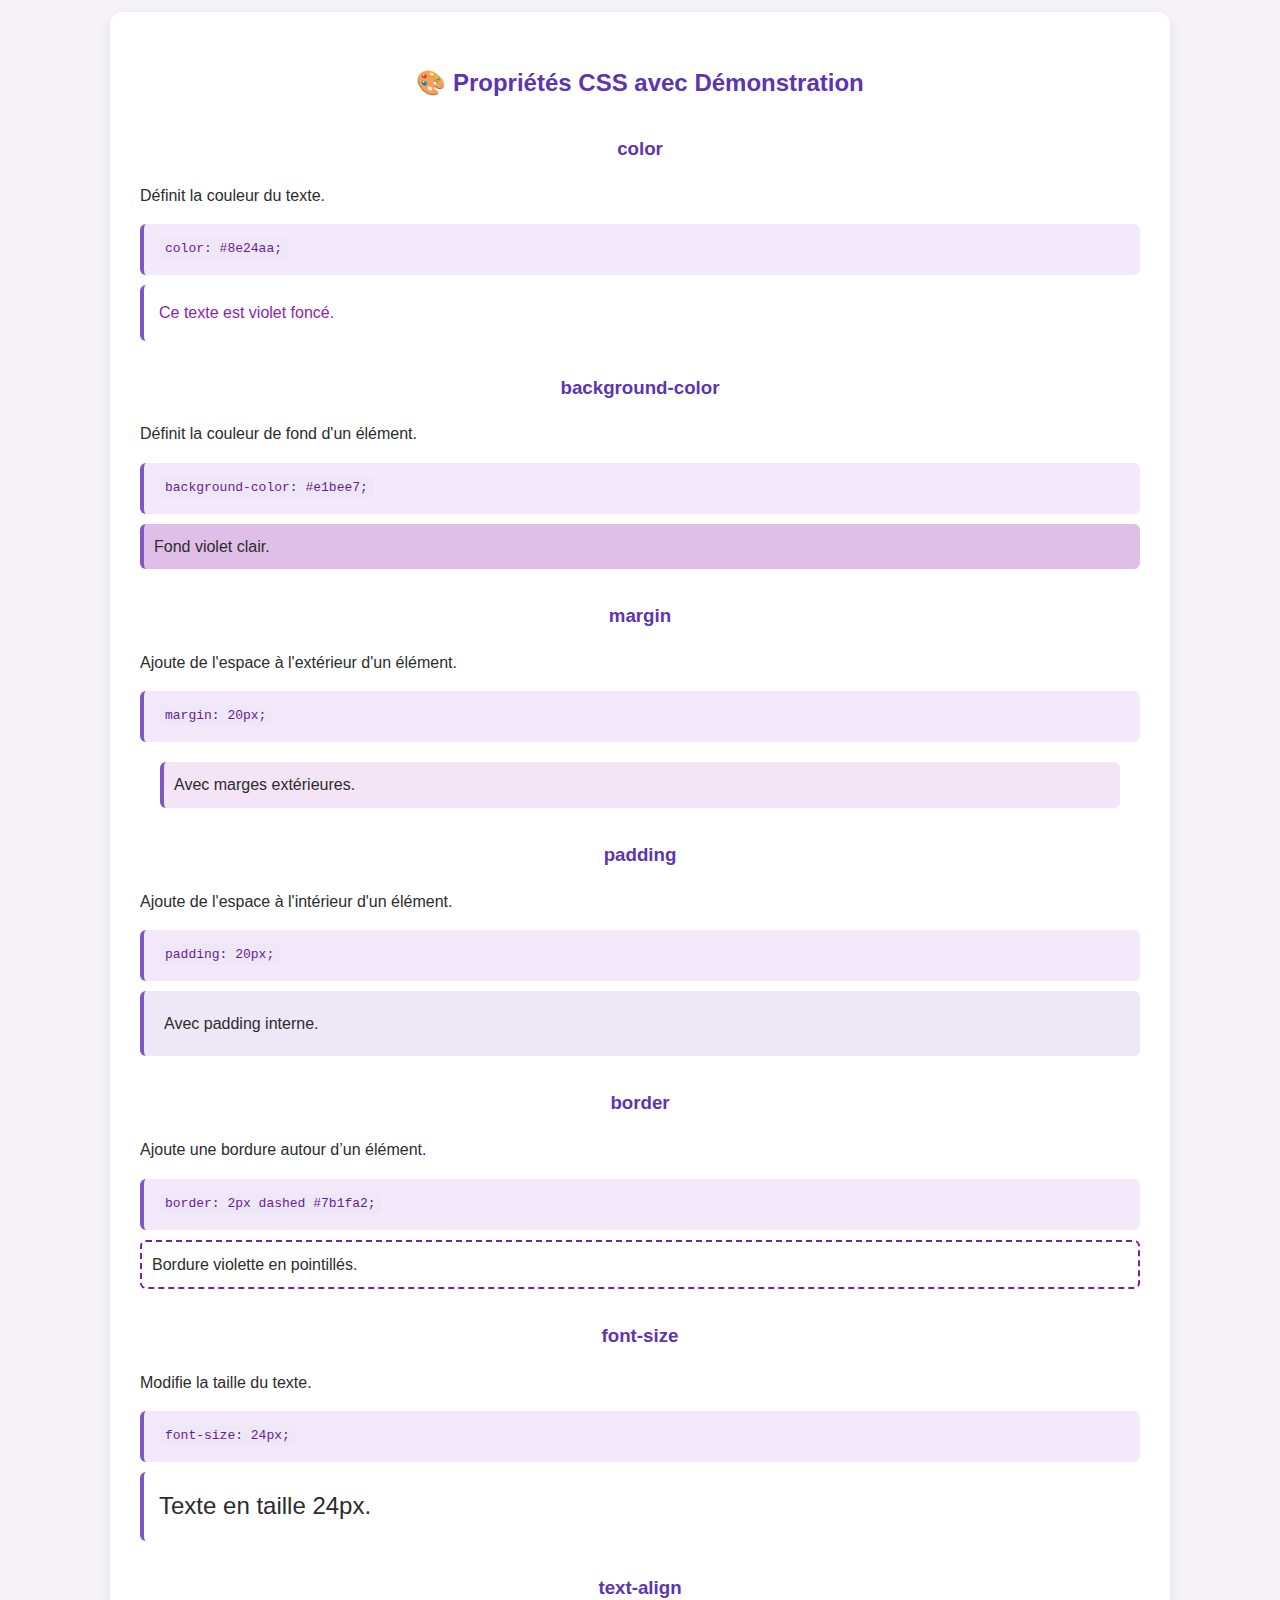
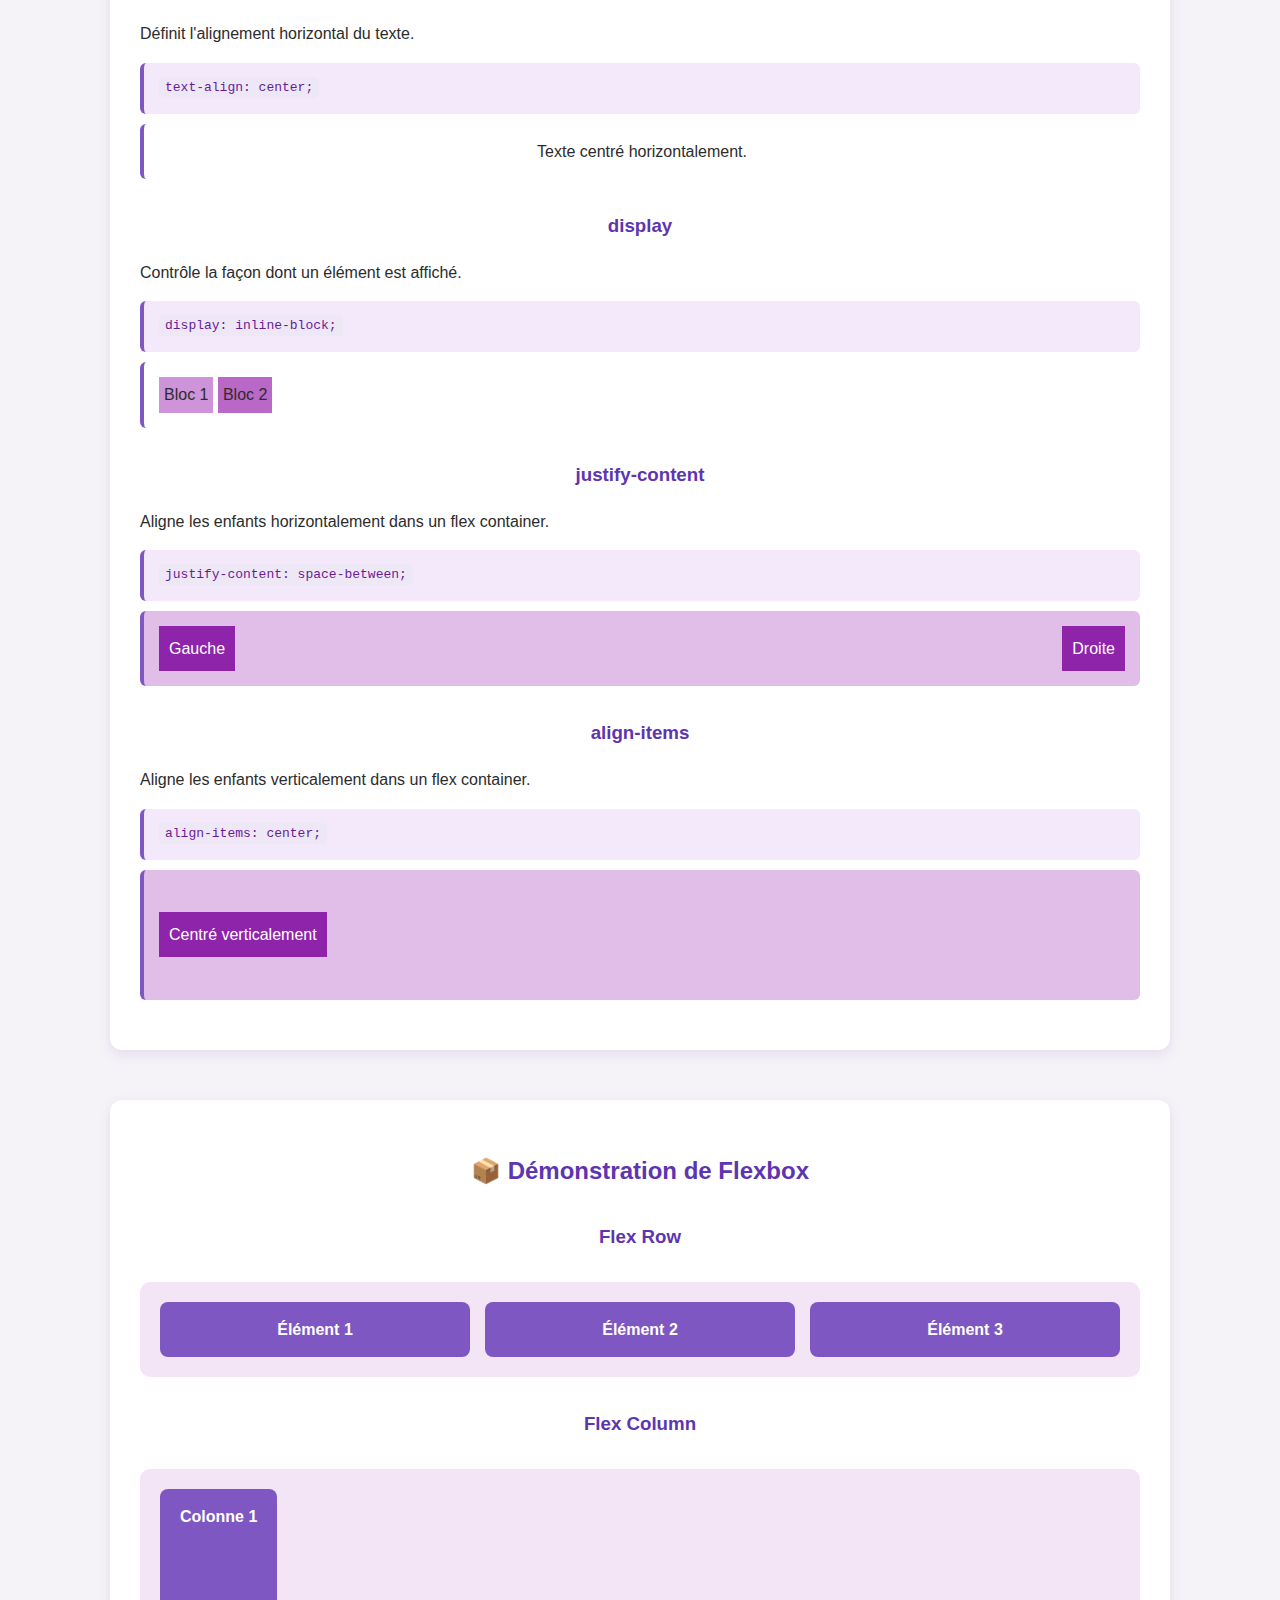
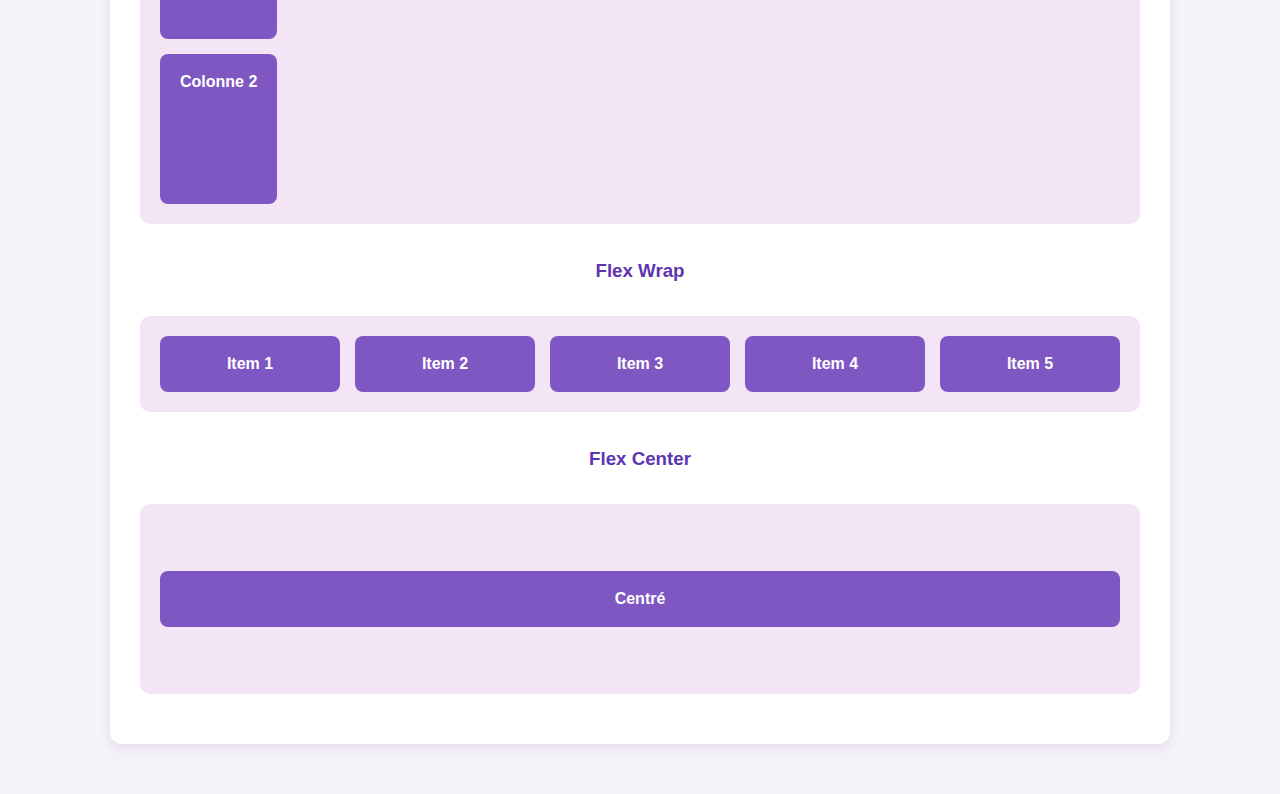
<file: enplus/reference.html>
<!DOCTYPE html>
<html lang="fr">
<head>
  <meta charset="UTF-8" />
  <meta name="viewport" content="width=device-width, initial-scale=1.0" />
  <title>Référence HTML & CSS</title>
  <link rel="stylesheet" href="style/reference.css" />
</head>
<body>

  <h1>📘 Référence complète HTML & CSS</h1>

  <!-- BALISES HTML -->
  <section>
  <h2>🔤 Balises HTML</h2>

  <ul>
    <li><strong>&lt;h1&gt; à &lt;h6&gt;</strong> : Titres de différents niveaux</li>
    <li><strong>&lt;p&gt;</strong> : Paragraphe de texte</li>
    <li><strong>&lt;a&gt;</strong> : Lien hypertexte</li>
    <li><strong>&lt;img&gt;</strong> : Image</li>
    <li><strong>&lt;ul&gt;, &lt;ol&gt;, &lt;li&gt;</strong> : Listes non ordonnées, ordonnées, éléments de liste</li>
    <li><strong>&lt;div&gt;</strong> : Division (bloc)</li>
    <li><strong>&lt;span&gt;</strong> : Élément en ligne</li>
    <li><strong>&lt;strong&gt;</strong> : Texte en gras</li>
    <li><strong>&lt;em&gt;</strong> : Texte en italique</li>
    <li><strong>&lt;table&gt;, &lt;tr&gt;, &lt;td&gt;, &lt;th&gt;</strong> : Tableau</li>
    <li><strong>&lt;form&gt;, &lt;input&gt;, &lt;button&gt;</strong> : Formulaire et boutons</li>
    <li><strong>&lt;section&gt;, &lt;article&gt;, &lt;header&gt;, &lt;footer&gt;</strong> : Sections sémantiques</li>
  </ul>

  <h3>Exemples :</h3>

  <pre><code>&lt;h1&gt;Titre principal&lt;/h1&gt;
&lt;p&gt;Voici un paragraphe.&lt;/p&gt;
&lt;a href="https://example.com"&gt;Un lien&lt;/a&gt;</code></pre>
  <div class="example">
    <h1>Titre principal</h1>
    <p>Voici un paragraphe.</p>
    <a href="https://example.com" target="_blank" rel="noopener noreferrer">Un lien</a>
  </div>

  <pre><code>&lt;image/nom_de_l'image.jpg" alt="Image exemple"&gt;</code></pre>
  <div class="example">
    <img src="image/bebe_chat.jpg" alt="Image exemple" />
  </div>

  <pre><code>&lt;ul&gt;
  &lt;li&gt;Élément 1&lt;/li&gt;
  &lt;li&gt;Élément 2&lt;/li&gt;
&lt;/ul&gt;

&lt;ol&gt;
  &lt;li&gt;Premier&lt;/li&gt;
  &lt;li&gt;Second&lt;/li&gt;
&lt;/ol&gt;</code></pre>
  <div class="example">
    <ul>
      <li>Élément 1</li>
      <li>Élément 2</li>
    </ul>
    <ol>
      <li>Premier</li>
      <li>Second</li>
    </ol>
  </div>

  <pre><code>&lt;table&gt;
  &lt;tr&gt;
    &lt;th&gt;Nom&lt;/th&gt;
    &lt;th&gt;Âge&lt;/th&gt;
  &lt;/tr&gt;
  &lt;tr&gt;
    &lt;td&gt;Alice&lt;/td&gt;
    &lt;td&gt;25&lt;/td&gt;
  &lt;/tr&gt;
&lt;/table&gt;</code></pre>
  <div class="example">
    <table>
      <tr>
        <th>Nom</th>
        <th>Âge</th>
      </tr>
      <tr>
        <td>Alice</td>
        <td>25</td>
      </tr>
    </table>
  </div>

  <pre><code>&lt;form&gt;
  &lt;label&gt;Nom :&lt;/label&gt;
  &lt;input type="text" placeholder="Votre nom" /&gt;
  &lt;button type="submit"&gt;Envoyer&lt;/button&gt;
&lt;/form&gt;</code></pre>
  <div class="example">
    <form>
      <label>Nom :</label>
      <input type="text" placeholder="Votre nom" />
      <button type="submit">Envoyer</button>
    </form>
  </div>

  <pre><code>&lt;div&gt;Bloc &lt;span&gt;inline&lt;/span&gt;&lt;/div&gt;</code></pre>
  <div class="example">
    <div>Bloc <span style="color:#7e57c2; font-weight: bold;">inline</span></div>
  </div>

</section>


  <!-- PROPRIÉTÉS CSS -->
  <section>
    <h2>🎨 Propriétés CSS avec Démonstration</h2>

    <h3>color</h3>
    <p>Définit la couleur du texte.</p>
    <pre><code>color: #8e24aa;</code></pre>
    <div class="example" style="color: #8e24aa;">Ce texte est violet foncé.</div>

    <h3>background-color</h3>
    <p>Définit la couleur de fond d'un élément.</p>
    <pre><code>background-color: #e1bee7;</code></pre>
    <div class="example" style="background-color: #e1bee7; padding: 10px;">Fond violet clair.</div>

    <h3>margin</h3>
    <p>Ajoute de l'espace à l'extérieur d'un élément.</p>
    <pre><code>margin: 20px;</code></pre>
    <div class="example" style="margin: 20px; background: #f3e5f5; padding: 10px;">Avec marges extérieures.</div>

    <h3>padding</h3>
    <p>Ajoute de l'espace à l'intérieur d'un élément.</p>
    <pre><code>padding: 20px;</code></pre>
    <div class="example" style="padding: 20px; background: #ede7f6;">Avec padding interne.</div>

    <h3>border</h3>
    <p>Ajoute une bordure autour d’un élément.</p>
    <pre><code>border: 2px dashed #7b1fa2;</code></pre>
    <div class="example" style="border: 2px dashed #7b1fa2; padding: 10px;">Bordure violette en pointillés.</div>

    <h3>font-size</h3>
    <p>Modifie la taille du texte.</p>
    <pre><code>font-size: 24px;</code></pre>
    <div class="example" style="font-size: 24px;">Texte en taille 24px.</div>

    <h3>text-align</h3>
    <p>Définit l'alignement horizontal du texte.</p>
    <pre><code>text-align: center;</code></pre>
    <div class="example" style="text-align: center;">Texte centré horizontalement.</div>

    <h3>display</h3>
    <p>Contrôle la façon dont un élément est affiché.</p>
    <pre><code>display: inline-block;</code></pre>
    <div class="example">
      <span style="display: inline-block; background: #ce93d8; padding: 5px;">Bloc 1</span>
      <span style="display: inline-block; background: #ba68c8; padding: 5px;">Bloc 2</span>
    </div>

    <h3>justify-content</h3>
    <p>Aligne les enfants horizontalement dans un flex container.</p>
    <pre><code>justify-content: space-between;</code></pre>
    <div class="example" style="display: flex; justify-content: space-between; background: #e1bee7;">
      <div style="background: #8e24aa; color: white; padding: 10px;">Gauche</div>
      <div style="background: #8e24aa; color: white; padding: 10px;">Droite</div>
    </div>

    <h3>align-items</h3>
    <p>Aligne les enfants verticalement dans un flex container.</p>
    <pre><code>align-items: center;</code></pre>
    <div class="example" style="display: flex; align-items: center; height: 100px; background: #e1bee7;">
      <div style="background: #8e24aa; color: white; padding: 10px;">Centré verticalement</div>
    </div>
  </section>

  <!-- FLEXBOX -->
  <section>
    <h2>📦 Démonstration de Flexbox</h2>

    <h3>Flex Row</h3>
    <div class="flex-demo row">
      <div class="flex-item">Élément 1</div>
      <div class="flex-item">Élément 2</div>
      <div class="flex-item">Élément 3</div>
    </div>

    <h3>Flex Column</h3>
    <div class="flex-demo column">
      <div class="flex-item">Colonne 1</div>
      <div class="flex-item">Colonne 2</div>
    </div>

    <h3>Flex Wrap</h3>
    <div class="flex-demo wrap">
      <div class="flex-item">Item 1</div>
      <div class="flex-item">Item 2</div>
      <div class="flex-item">Item 3</div>
      <div class="flex-item">Item 4</div>
      <div class="flex-item">Item 5</div>
    </div>

    <h3>Flex Center</h3>
    <div class="flex-demo center" style="display: flex;">
      <div class="flex-item">Centré</div>
    </div>
  </section>

</body>
</html>
</file>
<file: style.css>
body {
  font-family: 'Segoe UI', sans-serif;
  margin: 0;
  padding: 0;
  background-color: #f5f3f7;
  color: #2c2c2c;
  line-height: 1.6;
}

h1, h2, h3 {
  text-align: center;
  color: #5e35b1;
  margin-top: 2rem;
}

section {
  margin: 50px auto;
  max-width: 1000px;
  padding: 20px 30px;
  background-color: #ffffff;
  border-radius: 12px;
  box-shadow: 0 4px 12px rgba(126, 87, 194, 0.15);
}

ul {
  list-style-type: square;
  padding-left: 20px;
}

table {
  width: 100%;
  border-collapse: collapse;
  margin-top: 1rem;
  background-color: #fafafa;
  border-radius: 8px;
  overflow: hidden;
}

table th {
  background-color: #d1c4e9;
  color: #333;
}

table, th, td {
  border: 1px solid #e0d7f3;
}

th, td {
  padding: 14px;
  text-align: left;
}

code {
  background: #eee7f5;
  color: #6a1b9a;
  padding: 3px 6px;
  border-radius: 4px;
  font-family: monospace;
}

pre {
  background: #f3e9fb;
  padding: 15px;
  border-left: 4px solid #7e57c2;
  border-radius: 6px;
  overflow-x: auto;
  margin-bottom: 10px;
}

.example {
  background: #fff;
  border-left: 4px solid #7e57c2;
  padding: 15px;
  margin: 10px 0 30px;
  border-radius: 6px;
}

.flex-demo {
  background: #f3e5f5;
  padding: 20px;
  margin: 30px 0;
  border-radius: 10px;
  display: flex;
  gap: 15px;
  flex-wrap: wrap;
}

.flex-item {
  background: #7e57c2;
  color: white;
  padding: 15px 20px;
  border-radius: 8px;
  flex: 1 1 120px;
  text-align: center;
  font-weight: bold;
}

.row {
  flex-direction: row;
}

.column {
  flex-direction: column;
  align-items: flex-start;
}

.wrap {
  flex-wrap: wrap;
}

.center {
  justify-content: center;
  align-items: center;
  height: 150px;
}
</file>
<file: atelier/style/atelier1.css>
/* === BASE === */
body {
  font-family: 'Segoe UI', sans-serif;
  margin: 0;
  padding: 0;
  background-color: #f5f3f7;
  color: #2c2c2c;
  line-height: 1.7;
}

/* === TITRES === */
h1, h2, h3 {
  text-align: center;
  color: #5e35b1;
  margin-top: 2rem;
}

h1 {
  font-size: 2.2rem;
}

h2 {
  font-size: 1.6rem;
}

h3 {
  font-size: 1.3rem;
}

/* === SECTIONS (gros blocs blancs arrondis) === */
section {
  margin: 50px auto;
  max-width: 900px;
  padding: 30px;
  background-color: #ffffff;
  border-radius: 12px;
  box-shadow: 0 6px 14px rgba(126, 87, 194, 0.1);
}

/* === PARAGRAPHES & TEXTES SIMPLES === */
p {
  margin-bottom: 1rem;
  font-size: 1rem;
  text-align: justify;
  color: #3a3a3a;
}

/* === LIENS === */
a {
  color: #5e35b1;
  text-decoration: none;
  font-weight: bold;
  padding: 4px 6px;
  border-radius: 6px;
  transition: background-color 0.3s ease, color 0.3s ease;
}

a:hover {
  background-color: #ede7f6;
  color: #311b92;
}

/* === LISTES === */
ul {
  list-style-type: square;
  padding-left: 25px;
  margin-top: 10px;
  margin-bottom: 20px;
  color: #4a148c;
}

ul ul {
  list-style-type: circle;
  margin-top: 6px;
  margin-bottom: 12px;
  padding-left: 20px;
  color: #6a1b9a;
}

/* === TABLES === */
table {
  width: 100%;
  border-collapse: collapse;
  margin-top: 1rem;
  background-color: #fafafa;
  border-radius: 10px;
  overflow: hidden;
}

th, td {
  padding: 14px;
  text-align: left;
}

table th {
  background-color: #d1c4e9;
  color: #333;
}

table, th, td {
  border: 1px solid #e0d7f3;
}

/* === BLOCS D’EXEMPLES UNIQUEMENT === */
.example,
pre {
  background: #f3e9fb;
  border-left: 4px solid #7e57c2;
  padding: 15px 20px;
  border-radius: 8px;
  box-shadow: 0 2px 8px rgba(126, 87, 194, 0.08);
  margin: 20px 0;
}

/* === CODE === */
code {
  background: #eee7f5;
  color: #6a1b9a;
  padding: 3px 6px;
  border-radius: 4px;
  font-family: monospace;
}

/* === FLEXBOX DEMO === */
.flex-demo {
  background: #f3e5f5;
  padding: 20px;
  margin: 30px 0;
  border-radius: 10px;
  display: flex;
  gap: 15px;
  flex-wrap: wrap;
}

.flex-item {
  background: #7e57c2;
  color: white;
  padding: 15px 20px;
  border-radius: 8px;
  flex: 1 1 120px;
  text-align: center;
  font-weight: bold;
}

.row {
  flex-direction: row;
}

.column {
  flex-direction: column;
  align-items: flex-start;
}

.wrap {
  flex-wrap: wrap;
}

.center {
  justify-content: center;
  align-items: center;
  height: 150px;
}

/* === RESPONSIVE MOBILE === */
@media screen and (max-width: 600px) {
  body {
    font-size: 16px;
    padding: 10px;
  }

  section {
    padding: 20px;
  }
}

/* === PARAGRAPHES & TEXTES === */
p {
  margin-bottom: 1rem;
  color: #3a3a3a;
  font-size: 1rem;
  text-align: justify;
}

/* === LIENS === */
a {
  color: #5e35b1;
  text-decoration: none;
  font-weight: bold;
  padding: 4px 6px;
  border-radius: 6px;
  transition: background-color 0.3s ease, color 0.3s ease;
}

a:hover {
  background-color: #ede7f6;
  color: #311b92;
}

/* === LISTES === */
ul {
  list-style-type: square;
  padding-left: 25px;
  margin-top: 10px;
  margin-bottom: 20px;
  color: #4a148c;
}

ul ul {
  list-style-type: circle;
  margin-top: 6px;
  margin-bottom: 12px;
  padding-left: 20px;
  color: #6a1b9a;
}

table {
  width: 100%;
  border-collapse: collapse;
  margin-top: 1rem;
  background-color: #fafafa;
  border-radius: 10px;
  overflow: hidden;
}

th, td {
  padding: 14px;
  text-align: left;
}

table th {
  background-color: #d1c4e9;
  color: #333;
}

table, th, td {
  border: 1px solid #e0d7f3;
}
</file>
<file: atelier/style/atelier2.css>
/* === BASE === */
body {
  font-family: 'Segoe UI', sans-serif;
  margin: 0;
  padding: 0;
  background-color: #f5f3f7;
  color: #2c2c2c;
  line-height: 1.7;
}

/* === TITRES === */
h1, h2, h3 {
  text-align: center;
  color: #5e35b1;
  margin-top: 2rem;
}

h1 {
  font-size: 2.2rem;
}

h2 {
  font-size: 1.6rem;
}

h3 {
  font-size: 1.3rem;
}

/* === SECTIONS (gros blocs blancs arrondis) === */
section {
  margin: 50px auto;
  max-width: 900px;
  padding: 30px;
  background-color: #ffffff;
  border-radius: 12px;
  box-shadow: 0 6px 14px rgba(126, 87, 194, 0.1);
}

/* === PARAGRAPHES & TEXTES SIMPLES === */
p {
  margin-bottom: 1rem;
  font-size: 1rem;
  text-align: justify;
  color: #3a3a3a;
}

/* === LIENS === */
a {
  color: #5e35b1;
  text-decoration: none;
  font-weight: bold;
  padding: 4px 6px;
  border-radius: 6px;
  transition: background-color 0.3s ease, color 0.3s ease;
}

a:hover {
  background-color: #ede7f6;
  color: #311b92;
}

/* === LISTES === */
ul {
  list-style-type: square;
  padding-left: 25px;
  margin-top: 10px;
  margin-bottom: 20px;
  color: #4a148c;
}

ul ul {
  list-style-type: circle;
  margin-top: 6px;
  margin-bottom: 12px;
  padding-left: 20px;
  color: #6a1b9a;
}

/* === TABLES === */
table {
  width: 100%;
  border-collapse: collapse;
  margin-top: 1rem;
  background-color: #fafafa;
  border-radius: 10px;
  overflow: hidden;
}

th, td {
  padding: 14px;
  text-align: left;
}

table th {
  background-color: #d1c4e9;
  color: #333;
}

table, th, td {
  border: 1px solid #e0d7f3;
}

/* === BLOCS D’EXEMPLES UNIQUEMENT === */
.example,
pre {
  background: #f3e9fb;
  border-left: 4px solid #7e57c2;
  padding: 15px 20px;
  border-radius: 8px;
  box-shadow: 0 2px 8px rgba(126, 87, 194, 0.08);
  margin: 20px 0;
}

/* === CODE === */
code {
  background: #eee7f5;
  color: #6a1b9a;
  padding: 3px 6px;
  border-radius: 4px;
  font-family: monospace;
}

/* === FLEXBOX DEMO === */
.flex-demo {
  background: #f3e5f5;
  padding: 20px;
  margin: 30px 0;
  border-radius: 10px;
  display: flex;
  gap: 15px;
  flex-wrap: wrap;
}

.flex-item {
  background: #7e57c2;
  color: white;
  padding: 15px 20px;
  border-radius: 8px;
  flex: 1 1 120px;
  text-align: center;
  font-weight: bold;
}

.row {
  flex-direction: row;
}

.column {
  flex-direction: column;
  align-items: flex-start;
}

.wrap {
  flex-wrap: wrap;
}

.center {
  justify-content: center;
  align-items: center;
  height: 150px;
}

/* === RESPONSIVE MOBILE === */
@media screen and (max-width: 600px) {
  body {
    font-size: 16px;
    padding: 10px;
  }

  section {
    padding: 20px;
  }
}

/* === PARAGRAPHES & TEXTES === */
p {
  margin-bottom: 1rem;
  color: #3a3a3a;
  font-size: 1rem;
  text-align: justify;
}

/* === LIENS === */
a {
  color: #5e35b1;
  text-decoration: none;
  font-weight: bold;
  padding: 4px 6px;
  border-radius: 6px;
  transition: background-color 0.3s ease, color 0.3s ease;
}

a:hover {
  background-color: #ede7f6;
  color: #311b92;
}

/* === LISTES === */
ul {
  list-style-type: square;
  padding-left: 25px;
  margin-top: 10px;
  margin-bottom: 20px;
  color: #4a148c;
}

ul ul {
  list-style-type: circle;
  margin-top: 6px;
  margin-bottom: 12px;
  padding-left: 20px;
  color: #6a1b9a;
}

table {
  width: 100%;
  border-collapse: collapse;
  margin-top: 1rem;
  background-color: #fafafa;
  border-radius: 10px;
  overflow: hidden;
}

th, td {
  padding: 14px;
  text-align: left;
}

table th {
  background-color: #d1c4e9;
  color: #333;
}

table, th, td {
  border: 1px solid #e0d7f3;
}
</file>
<file: atelier/style/atelier3.css>
/* === BASE === */
body {
  font-family: 'Segoe UI', sans-serif;
  margin: 0;
  padding: 0;
  background-color: #f5f3f7;
  color: #2c2c2c;
  line-height: 1.7;
}

/* === TITRES === */
h1, h2, h3 {
  text-align: center;
  color: #5e35b1;
  margin-top: 2rem;
}

h1 {
  font-size: 2.2rem;
}

h2 {
  font-size: 1.6rem;
}

h3 {
  font-size: 1.3rem;
}

/* === SECTIONS (gros blocs blancs arrondis) === */
section {
  margin: 50px auto;
  max-width: 900px;
  padding: 30px;
  background-color: #ffffff;
  border-radius: 12px;
  box-shadow: 0 6px 14px rgba(126, 87, 194, 0.1);
}

/* === PARAGRAPHES & TEXTES SIMPLES === */
p {
  margin-bottom: 1rem;
  font-size: 1rem;
  text-align: justify;
  color: #3a3a3a;
}

/* === LIENS === */
a {
  color: #5e35b1;
  text-decoration: none;
  font-weight: bold;
  padding: 4px 6px;
  border-radius: 6px;
  transition: background-color 0.3s ease, color 0.3s ease;
}

a:hover {
  background-color: #ede7f6;
  color: #311b92;
}

/* === LISTES === */
ul {
  list-style-type: square;
  padding-left: 25px;
  margin-top: 10px;
  margin-bottom: 20px;
  color: #4a148c;
}

ul ul {
  list-style-type: circle;
  margin-top: 6px;
  margin-bottom: 12px;
  padding-left: 20px;
  color: #6a1b9a;
}

/* === TABLES === */
table {
  width: 100%;
  border-collapse: collapse;
  margin-top: 1rem;
  background-color: #fafafa;
  border-radius: 10px;
  overflow: hidden;
}

th, td {
  padding: 14px;
  text-align: left;
}

table th {
  background-color: #d1c4e9;
  color: #333;
}

table, th, td {
  border: 1px solid #e0d7f3;
}

/* === BLOCS D’EXEMPLES UNIQUEMENT === */
.example,
pre {
  background: #f3e9fb;
  border-left: 4px solid #7e57c2;
  padding: 15px 20px;
  border-radius: 8px;
  box-shadow: 0 2px 8px rgba(126, 87, 194, 0.08);
  margin: 20px 0;
}

/* === CODE === */
code {
  background: #eee7f5;
  color: #6a1b9a;
  padding: 3px 6px;
  border-radius: 4px;
  font-family: monospace;
}

/* === FLEXBOX DEMO === */
.flex-demo {
  background: #f3e5f5;
  padding: 20px;
  margin: 30px 0;
  border-radius: 10px;
  display: flex;
  gap: 15px;
  flex-wrap: wrap;
}

.flex-item {
  background: #7e57c2;
  color: white;
  padding: 15px 20px;
  border-radius: 8px;
  flex: 1 1 120px;
  text-align: center;
  font-weight: bold;
}

.row {
  flex-direction: row;
}

.column {
  flex-direction: column;
  align-items: flex-start;
}

.wrap {
  flex-wrap: wrap;
}

.center {
  justify-content: center;
  align-items: center;
  height: 150px;
}

/* === RESPONSIVE MOBILE === */
@media screen and (max-width: 600px) {
  body {
    font-size: 16px;
    padding: 10px;
  }

  section {
    padding: 20px;
  }
}

/* === PARAGRAPHES & TEXTES === */
p {
  margin-bottom: 1rem;
  color: #3a3a3a;
  font-size: 1rem;
  text-align: justify;
}

/* === LIENS === */
a {
  color: #5e35b1;
  text-decoration: none;
  font-weight: bold;
  padding: 4px 6px;
  border-radius: 6px;
  transition: background-color 0.3s ease, color 0.3s ease;
}

a:hover {
  background-color: #ede7f6;
  color: #311b92;
}

/* === LISTES === */
ul {
  list-style-type: square;
  padding-left: 25px;
  margin-top: 10px;
  margin-bottom: 20px;
  color: #4a148c;
}

ul ul {
  list-style-type: circle;
  margin-top: 6px;
  margin-bottom: 12px;
  padding-left: 20px;
  color: #6a1b9a;
}

table {
  width: 100%;
  border-collapse: collapse;
  margin-top: 1rem;
  background-color: #fafafa;
  border-radius: 10px;
  overflow: hidden;
}

th, td {
  padding: 14px;
  text-align: left;
}

table th {
  background-color: #d1c4e9;
  color: #333;
}

table, th, td {
  border: 1px solid #e0d7f3;
}
</file>
<file: atelier/style/atelier4.css>
/* === BASE === */
body {
  font-family: 'Segoe UI', sans-serif;
  margin: 0;
  padding: 0;
  background-color: #f5f3f7;
  color: #2c2c2c;
  line-height: 1.7;
}

/* === TITRES === */
h1, h2, h3 {
  text-align: center;
  color: #5e35b1;
  margin-top: 2rem;
}

h1 {
  font-size: 2.2rem;
}

h2 {
  font-size: 1.6rem;
}

h3 {
  font-size: 1.3rem;
}

/* === SECTIONS (gros blocs blancs arrondis) === */
section {
  margin: 50px auto;
  max-width: 900px;
  padding: 30px;
  background-color: #ffffff;
  border-radius: 12px;
  box-shadow: 0 6px 14px rgba(126, 87, 194, 0.1);
}

/* === PARAGRAPHES & TEXTES SIMPLES === */
p {
  margin-bottom: 1rem;
  font-size: 1rem;
  text-align: justify;
  color: #3a3a3a;
}

/* === LIENS === */
a {
  color: #5e35b1;
  text-decoration: none;
  font-weight: bold;
  padding: 4px 6px;
  border-radius: 6px;
  transition: background-color 0.3s ease, color 0.3s ease;
}

a:hover {
  background-color: #ede7f6;
  color: #311b92;
}

/* === LISTES === */
ul {
  list-style-type: square;
  padding-left: 25px;
  margin-top: 10px;
  margin-bottom: 20px;
  color: #4a148c;
}

ul ul {
  list-style-type: circle;
  margin-top: 6px;
  margin-bottom: 12px;
  padding-left: 20px;
  color: #6a1b9a;
}

/* === TABLES === */
table {
  width: 100%;
  border-collapse: collapse;
  margin-top: 1rem;
  background-color: #fafafa;
  border-radius: 10px;
  overflow: hidden;
}

th, td {
  padding: 14px;
  text-align: left;
}

table th {
  background-color: #d1c4e9;
  color: #333;
}

table, th, td {
  border: 1px solid #e0d7f3;
}

/* === BLOCS D’EXEMPLES UNIQUEMENT === */
.example,
pre {
  background: #f3e9fb;
  border-left: 4px solid #7e57c2;
  padding: 15px 20px;
  border-radius: 8px;
  box-shadow: 0 2px 8px rgba(126, 87, 194, 0.08);
  margin: 20px 0;
}

/* === CODE === */
code {
  background: #eee7f5;
  color: #6a1b9a;
  padding: 3px 6px;
  border-radius: 4px;
  font-family: monospace;
}

/* === FLEXBOX DEMO === */
.flex-demo {
  background: #f3e5f5;
  padding: 20px;
  margin: 30px 0;
  border-radius: 10px;
  display: flex;
  gap: 15px;
  flex-wrap: wrap;
}

.flex-item {
  background: #7e57c2;
  color: white;
  padding: 15px 20px;
  border-radius: 8px;
  flex: 1 1 120px;
  text-align: center;
  font-weight: bold;
}

.row {
  flex-direction: row;
}

.column {
  flex-direction: column;
  align-items: flex-start;
}

.wrap {
  flex-wrap: wrap;
}

.center {
  justify-content: center;
  align-items: center;
  height: 150px;
}

/* === RESPONSIVE MOBILE === */
@media screen and (max-width: 600px) {
  body {
    font-size: 16px;
    padding: 10px;
  }

  section {
    padding: 20px;
  }
}

/* === PARAGRAPHES & TEXTES === */
p {
  margin-bottom: 1rem;
  color: #3a3a3a;
  font-size: 1rem;
  text-align: justify;
}

/* === LIENS === */
a {
  color: #5e35b1;
  text-decoration: none;
  font-weight: bold;
  padding: 4px 6px;
  border-radius: 6px;
  transition: background-color 0.3s ease, color 0.3s ease;
}

a:hover {
  background-color: #ede7f6;
  color: #311b92;
}

/* === LISTES === */
ul {
  list-style-type: square;
  padding-left: 25px;
  margin-top: 10px;
  margin-bottom: 20px;
  color: #4a148c;
}

ul ul {
  list-style-type: circle;
  margin-top: 6px;
  margin-bottom: 12px;
  padding-left: 20px;
  color: #6a1b9a;
}

table {
  width: 100%;
  border-collapse: collapse;
  margin-top: 1rem;
  background-color: #fafafa;
  border-radius: 10px;
  overflow: hidden;
}

th, td {
  padding: 14px;
  text-align: left;
}

table th {
  background-color: #d1c4e9;
  color: #333;
}

table, th, td {
  border: 1px solid #e0d7f3;
}

img {
    height: auto;
    width: 500px;
    align-items: center;
}
</file>
<file: atelier/style/atelier6.css>
body {
  margin: 0;
  padding: 0;
  font-family: sans-serif;
  background-color: #f0f0f0;
}

.conteneur {
  display: flex;
  flex-direction: column;
  align-items: center;
  gap: 30px; /* espace vertical entre les lignes */
  padding: 40px;
}

.ligne {
  display: flex;
  gap: 100px; /* espace horizontal entre les cartes */
  justify-content: center;
}
 

.carte {
  width: 300px;
  height: 200px;
  background-color: white;
  border-radius: 10px;
  box-shadow: 0 4px 10px rgba(0,0,0,0.1);
  display: flex;
  align-items: center;
  justify-content: center;
  font-weight: bold;
}
</file>
<file: enplus/style/metier.css>
:root {
  --violet-main: #5e35b1;
  --violet-light: #ede7f6;
  --violet-dark: #311b92;
  --violet-medium: #7e57c2;

  --yellow-soft: #fff9e1;
  --yellow-warm: #e0c97a;

  --text-dark: #2c2c2c;
  --bg-light: #f5f3f7;
}

body {
  font-family: 'Segoe UI', sans-serif;
  margin: 0;
  padding: 0;
  background-color: var(--bg-light);
  color: var(--text-dark);
  line-height: 1.6;
}

a {
  color: var(--violet-main);
  text-decoration: none;
  font-weight: bold;
  transition: color 0.3s ease, background-color 0.3s ease;
  padding: 6px 10px;
  border-radius: 6px;
}

a:hover {
  background-color: var(--violet-light);
  color: var(--violet-dark);
}

h1, h2, h3 {
  text-align: center;
  color: var(--violet-main);
  margin-top: 2rem;
}

section {
  margin: 50px auto;
  max-width: 1000px;
  padding: 20px 30px;
  background-color: #ffffff;
  border-radius: 12px;
  box-shadow: 0 4px 12px rgba(126, 87, 194, 0.15);
}

/* Listes */
ul {
  list-style-type: square;
  padding-left: 20px;
}

/* Tableaux */
table {
  width: 100%;
  border-collapse: collapse;
  margin-top: 1rem;
  background-color: #fafafa;
  border-radius: 8px;
  overflow: hidden;
}

table th {
  background-color: #d1c4e9;
  color: #333;
}

table, th, td {
  border: 1px solid #e0d7f3;
}

th, td {
  padding: 14px;
  text-align: left;
}

/* Code */
code {
  background: #eee7f5;
  color: #6a1b9a;
  padding: 3px 6px;
  border-radius: 4px;
  font-family: monospace;
}

pre {
  background: #f3e9fb;
  padding: 15px;
  border-left: 4px solid var(--violet-medium);
  border-radius: 6px;
  overflow-x: auto;
  margin-bottom: 10px;
}

/* Encadré exemple */
.example {
  background: var(--yellow-soft);
  border-left: 4px solid var(--yellow-warm);
  padding: 15px;
  margin: 10px 0 30px;
  border-radius: 6px;
}

/* Flex demo */
.flex-demo {
  background: #f3e5f5;
  padding: 20px;
  margin: 30px 0;
  border-radius: 10px;
  display: flex;
  gap: 15px;
  flex-wrap: wrap;
}

.flex-item {
  background: var(--violet-medium);
  color: white;
  padding: 15px 20px;
  border-radius: 8px;
  flex: 1 1 120px;
  text-align: center;
  font-weight: bold;
}

/* Classes direction/flex */
.row { flex-direction: row; }
.column { flex-direction: column; align-items: flex-start; }
.wrap { flex-wrap: wrap; }
.center { justify-content: center; align-items: center; height: 150px; }

/* Bouton simple */
button {
  background-color: var(--yellow-warm);
  color: #2c2c2c;
  border: none;
  padding: 0.6rem 1.2rem;
  border-radius: 8px;
  font-weight: bold;
  cursor: pointer;
  transition: background 0.3s;
}

button:hover {
  background-color: var(--violet-medium);
  color: white;
}
</file>
<file: enplus/style/reference.css>
body {
  font-family: 'Segoe UI', sans-serif;
  margin: 0;
  padding: 0;
  background-color: #f5f3f7;
  color: #2c2c2c;
  line-height: 1.6;
}

h1, h2, h3 {
  text-align: center;
  color: #5e35b1;
  margin-top: 2rem;
}

section {
  margin: 50px auto;
  max-width: 1000px;
  padding: 20px 30px;
  background-color: #ffffff;
  border-radius: 12px;
  box-shadow: 0 4px 12px rgba(126, 87, 194, 0.15);
}

ul {
  list-style-type: square;
  padding-left: 20px;
}

table {
  width: 100%;
  border-collapse: collapse;
  margin-top: 1rem;
  background-color: #fafafa;
  border-radius: 8px;
  overflow: hidden;
}

table th {
  background-color: #d1c4e9;
  color: #333;
}

table, th, td {
  border: 1px solid #e0d7f3;
}

th, td {
  padding: 14px;
  text-align: left;
}

code {
  background: #eee7f5;
  color: #6a1b9a;
  padding: 3px 6px;
  border-radius: 4px;
  font-family: monospace;
}

pre {
  background: #f3e9fb;
  padding: 15px;
  border-left: 4px solid #7e57c2;
  border-radius: 6px;
  overflow-x: auto;
  margin-bottom: 10px;
}

.example {
  background: #fff;
  border-left: 4px solid #7e57c2;
  padding: 15px;
  margin: 10px 0 30px;
  border-radius: 6px;
}

.flex-demo {
  background: #f3e5f5;
  padding: 20px;
  margin: 30px 0;
  border-radius: 10px;
  display: flex;
  gap: 15px;
  flex-wrap: wrap;
}

.flex-item {
  background: #7e57c2;
  color: white;
  padding: 15px 20px;
  border-radius: 8px;
  flex: 1 1 120px;
  text-align: center;
  font-weight: bold;
}

.row {
  flex-direction: row;
}

.column {
  flex-direction: column;
  align-items: flex-start;
}

.wrap {
  flex-wrap: wrap;
}

.center {
  justify-content: center;
  align-items: center;
  height: 150px;
}
</file>
